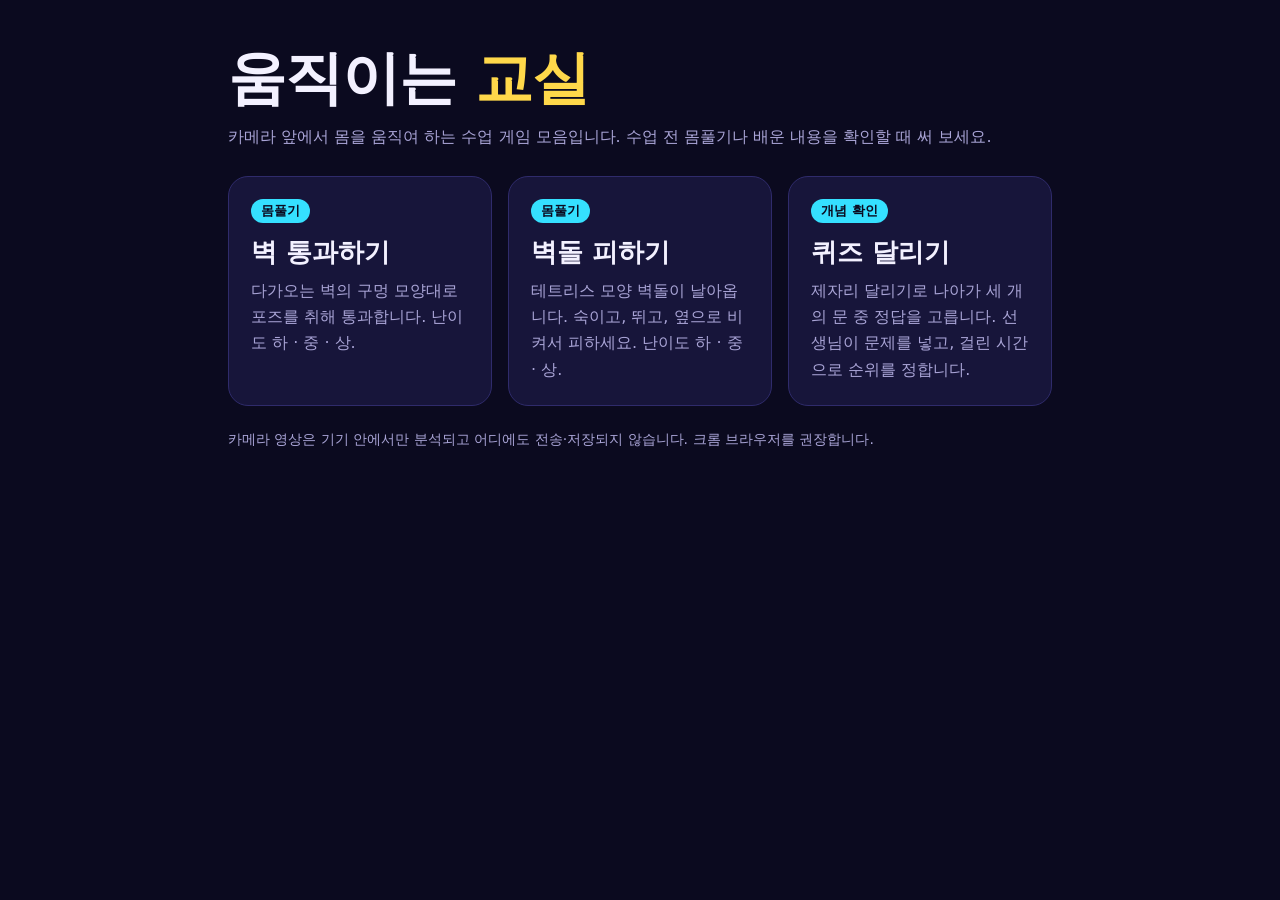
<file: play/index.html>
<!doctype html>
<html lang="ko">
<head>
<meta charset="utf-8">
<meta name="viewport" content="width=device-width, initial-scale=1, viewport-fit=cover">
<title>움직이는 교실</title>
<style>
  :root{ --bg:#0b0a1f; --panel:#17153a; --line:#2f2b6b; --text:#f3f1ff; --dim:#a9a4d6; --yellow:#ffd84a; --cyan:#35e0ff; }
  *{box-sizing:border-box}
  html,body{margin:0;min-height:100%;background:var(--bg);color:var(--text);
    font-family:"Pretendard","Noto Sans KR","Malgun Gothic",system-ui,sans-serif}
  main{max-width:860px;margin:0 auto;padding:32px 18px 60px}
  h1{font-size:clamp(34px,8vw,58px);margin:8px 0 6px;letter-spacing:-1px}
  h1 span{color:var(--yellow)}
  .sub{color:var(--dim);margin:0 0 26px;line-height:1.6}
  .grid{display:grid;grid-template-columns:repeat(auto-fit,minmax(260px,1fr));gap:16px}
  a.card{display:block;text-decoration:none;color:inherit;background:var(--panel);border:1px solid var(--line);
    border-radius:20px;padding:22px;transition:transform .15s,border-color .15s}
  a.card:hover{transform:translateY(-4px);border-color:var(--yellow)}
  .tag{display:inline-block;font-size:13px;font-weight:700;color:#0b0a1f;background:var(--cyan);border-radius:999px;padding:3px 10px}
  .card h2{font-size:26px;margin:12px 0 8px}
  .card p{margin:0;color:var(--dim);line-height:1.65}
  .note{color:var(--dim);font-size:14px;margin-top:22px;line-height:1.6}
</style>
</head>
<body>
<main>
  <h1>움직이는 <span>교실</span></h1>
  <p class="sub">카메라 앞에서 몸을 움직여 하는 수업 게임 모음입니다. 수업 전 몸풀기나 배운 내용을 확인할 때 써 보세요.</p>
  <div class="grid">
    <a class="card" href="wall.html">
      <span class="tag">몸풀기</span>
      <h2>벽 통과하기</h2>
      <p>다가오는 벽의 구멍 모양대로 포즈를 취해 통과합니다. 난이도 하 · 중 · 상.</p>
    </a>
    <a class="card" href="dodge.html">
      <span class="tag">몸풀기</span>
      <h2>벽돌 피하기</h2>
      <p>테트리스 모양 벽돌이 날아옵니다. 숙이고, 뛰고, 옆으로 비켜서 피하세요. 난이도 하 · 중 · 상.</p>
    </a>
    <a class="card" href="quiz-run.html">
      <span class="tag">개념 확인</span>
      <h2>퀴즈 달리기</h2>
      <p>제자리 달리기로 나아가 세 개의 문 중 정답을 고릅니다. 선생님이 문제를 넣고, 걸린 시간으로 순위를 정합니다.</p>
    </a>
  </div>
  <p class="note">카메라 영상은 기기 안에서만 분석되고 어디에도 전송·저장되지 않습니다. 크롬 브라우저를 권장합니다.</p>
</main>
</body>
</html>
</file>
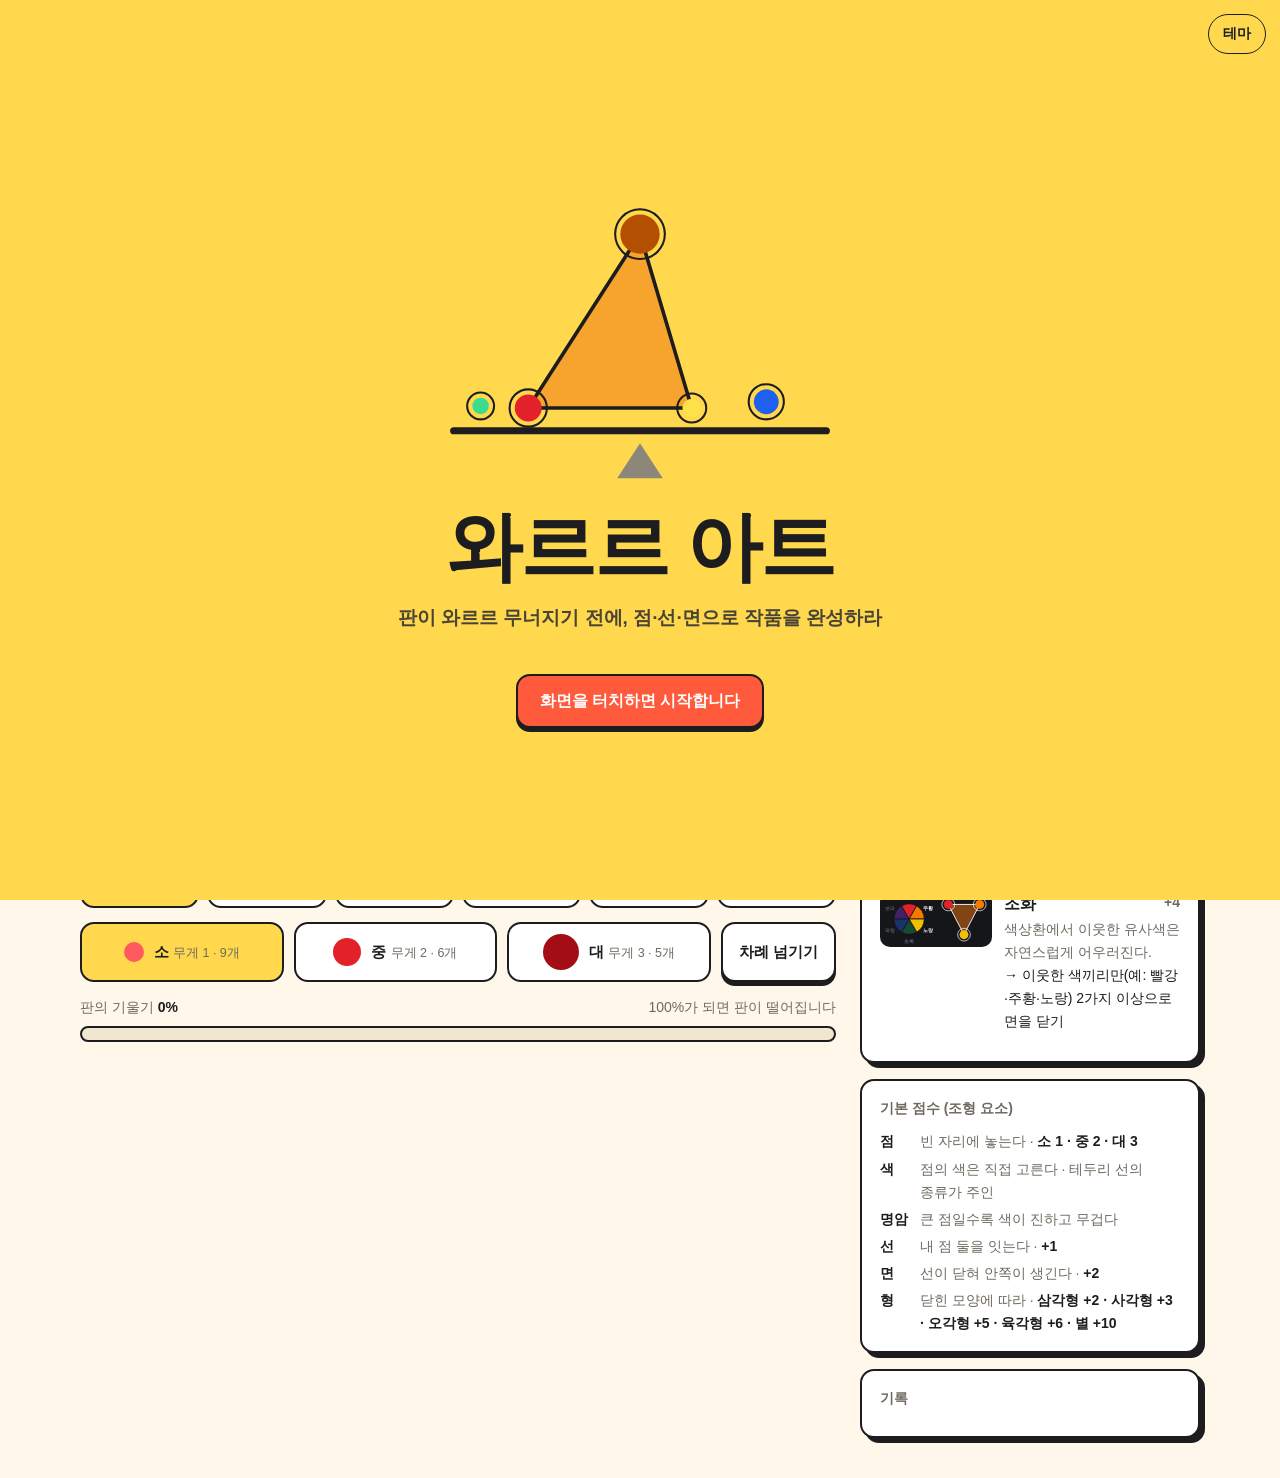
<file: waruru/index.html>
<!doctype html>
<html lang="ko" data-theme="a">
<head>
<meta charset="utf-8">
<meta name="viewport" content="width=device-width, initial-scale=1, viewport-fit=cover">
<title>와르르 아트</title>
<style>
  :root {
    color-scheme: light;
    --bg: #f3f1ec;
    --panel: #ffffff;
    --ink: #1c1c1e;
    --sub: #6b6a66;
    --line: #e2dfd7;
    --board: #15161a;
    --grid: #30333c;
    --lit: #ffffff;      /* 차례인 사람의 고리·선 */
    --dim: #7d808c;      /* 나머지 사람의 고리·선 */
    --spot: #474b58;     /* 판 위에 자리를 알려 주는 흐린 점 */
    --danger: #d93a3a;
    --ok: #2e9e6b;
    --r: 14px;
    --W: min(92vw, 70vh, 620px);
    --p0: #e5484d; --p1: #3b6fe0; --p2: #dd9a00; --p3: #2e9e6b;
  }
  * { box-sizing: border-box; }
  html, body { margin: 0; }
  body {
    background: var(--bg); color: var(--ink);
    font-family: -apple-system, "Apple SD Gothic Neo", "Pretendard", "Noto Sans KR", "Malgun Gothic", sans-serif;
    line-height: 1.65; word-break: keep-all; overflow-x: hidden;   /* 무너질 때 날아가는 조각 때문에 가로 스크롤이 생기지 않게 */
    -webkit-tap-highlight-color: transparent;
  }
  button { font: inherit; color: inherit; cursor: pointer; }
  h1, h2, h3, p { margin: 0; }

  header {
    display: flex; align-items: center; gap: 12px;
    padding: 14px 20px; max-width: 1160px; margin: 0 auto;
  }
  header h1 { font-size: 20px; letter-spacing: -0.02em; white-space: nowrap; }
  .netinfo { flex: 1; font-size: 13px; color: var(--sub); font-weight: 600; white-space: nowrap; overflow: hidden; text-overflow: ellipsis; }
  .turn .mine { font-style: normal; font-size: 13px; font-weight: 700; color: #fff; background: var(--ok); border-radius: 999px; padding: 2px 10px; }
  /* 온라인: 방 고르기와 대기실 */
  .stack { display: grid; gap: 10px; }
  .stack[hidden] { display: none; }
  .inp { min-height: 48px; border-radius: 12px; border: 2px solid var(--line); padding: 0 14px; font: inherit; font-size: 16px; background: var(--panel); color: var(--ink); width: 100%; }
  .inp:focus { outline: none; border-color: var(--ink); }
  .joinrow { display: grid; grid-template-columns: 1fr auto; gap: 8px; }
  .roomcode { font-size: 64px; font-weight: 900; letter-spacing: .12em; line-height: 1.1; text-align: center; font-variant-numeric: tabular-nums; }
  .peers { display: grid; gap: 6px; }
  .peers .score { background: var(--bg); border-radius: 10px; padding: 8px 12px; }
  .note { font-size: 14px; color: var(--sub); }
  .note.warn { color: var(--danger); font-weight: 600; }
  .divider { display: flex; align-items: center; gap: 10px; color: var(--sub); font-size: 13px; }
  .divider::before, .divider::after { content: ""; flex: 1; height: 1px; background: var(--line); }
  .btn {
    min-height: 44px; padding: 0 16px; border-radius: 999px;
    border: 1px solid var(--line); background: var(--panel); font-weight: 600; font-size: 15px;
  }
  .btn.primary { background: var(--ink); color: #fff; border-color: var(--ink); }
  .btn:active { transform: scale(.97); }
  .btn:disabled { opacity: .4; cursor: default; }

  main {
    max-width: 1160px; margin: 0 auto; padding: 0 20px 40px;
    display: grid; grid-template-columns: minmax(0, 1fr) 340px; gap: 24px; align-items: start;
  }
  @media (max-width: 920px) { main { grid-template-columns: 1fr; padding: 0 16px 32px; } }

  /* 차례 표시 */
  .turn { display: flex; align-items: center; gap: 10px; font-size: 17px; font-weight: 700; min-height: 32px; flex-wrap: wrap; }
  /* 사람 표시: 어두운 원 안에 그 사람의 빛 고리 */
  .chip { width: 34px; height: 34px; border-radius: 50%; background: var(--board); flex: none; position: relative; }
  .chip svg { position: absolute; inset: 2px; width: calc(100% - 4px); height: calc(100% - 4px); }
  .turn small { font-weight: 500; color: var(--sub); font-size: 14px; }
  .pips { display: inline-flex; gap: 5px; margin-left: 2px; }
  .pips i { width: 11px; height: 11px; border-radius: 50%; border: 2px solid var(--ink); }
  .pips i.on { background: var(--ink); }
  .hint { font-size: 14px; color: var(--sub); min-height: 23px; }

  /* 판 */
  .scene {
    height: calc(var(--W) * .97); perspective: 1200px;
    display: grid; place-items: center; position: relative;
  }
  .cam { width: var(--W); height: var(--W); transform: translateY(-6%) scale(.93) rotateX(34deg); transform-style: preserve-3d; position: relative;
    pointer-events: none; /* 판이 기울어 이 틀의 평면 아래로 내려간 부분도 눌리도록, 틀 자체는 클릭을 받지 않는다 */ }
  .board { pointer-events: auto; }
  .shadow {
    position: absolute; inset: 8%; border-radius: 50%;
    background: radial-gradient(closest-side, rgba(0,0,0,.22), rgba(0,0,0,0));
    transform: translateZ(-70px); pointer-events: none;
  }
  .pivot {
    position: absolute; left: 50%; top: 50%; width: 15%; height: 15%; margin: -7.5% 0 0 -7.5%;
    border-radius: 50%; background: #8d877a; transform: translateZ(-34px); pointer-events: none;
    box-shadow: 0 0 0 10px #a59f92, 0 0 0 22px rgba(140,134,120,.35);
  }
  .board {
    position: absolute; inset: 0; background: var(--board); border-radius: 18px;
    border: 1px solid #000; box-shadow: 0 7px 0 #000;
    transform-style: preserve-3d;
    transition: transform .7s cubic-bezier(.3, 1.5, .5, 1);
  }
  .board.danger { box-shadow: 0 7px 0 #000, 0 0 0 4px rgba(217,58,58,.7); }
  .board.falling { transition: transform 1.2s cubic-bezier(.5, 0, .9, .4); }
  .board svg { position: absolute; inset: 0; width: 100%; height: 100%; pointer-events: none; overflow: visible; }
  /* 누르는 자리: 점·그림보다 위(translateZ)에 두어 입체로 기울어도 항상 눌린다 */
  .pt {
    position: absolute; width: calc(100% / var(--n)); height: calc(100% / var(--n));
    transform: translate(-50%, -50%) translateZ(4px); background: none; border: 0; padding: 0;
    display: grid; place-items: center;
  }
  .pt::after {
    content: ""; grid-area: 1 / 1; width: var(--ghost); height: var(--ghost); border-radius: 50%;
    background: var(--ghostc); opacity: 0; transition: opacity .12s;
  }
  @media (hover: hover) { .pt.empty:hover::after { opacity: .4; } }
  /* 미리보기: 놓일 점을 진하게 보여 주고 흰 점선 고리가 깜빡인다 */
  .pt.ghost::after { opacity: .85; }
  .pt.ghost::before { border: 2px dashed var(--lit); animation: pulse .7s infinite alternate; }
  .pt::before { content: ""; grid-area: 1 / 1; width: 92%; height: 92%; border-radius: 50%; }
  .pt.sel::before { border: 3px solid var(--lit); box-shadow: 0 0 10px var(--lit); }
  .pt.tgt::before { border: 3px dashed var(--cur); animation: pulse 1s infinite alternate; }
  @keyframes pulse { to { transform: scale(.82); } }
  .dot {
    position: absolute; border-radius: 50%; background: var(--c);
    transform: translate(-50%, -50%) translateZ(2px);
    /* 공처럼 보이게: 왼쪽 위의 밝은 빛, 오른쪽 아래의 그늘, 바닥에 떨어진 그림자 */
    background-image: radial-gradient(circle at 34% 28%, rgba(255,255,255,.6), rgba(255,255,255,0) 44%),
                      radial-gradient(circle at 64% 78%, rgba(0,0,0,.32), rgba(0,0,0,0) 62%);
    box-shadow: 0 5px 7px rgba(0,0,0,.55);
    pointer-events: none;
    transition: transform 1.1s ease-in, opacity 1.1s ease-in;
  }
  /* 주인을 알려 주는 외곽선: 점에서 한 틈 띄운 고리. 색은 점의 것, 고리는 사람의 것 */
  .board .dot svg.ring {
    position: absolute; inset: auto; left: -9px; top: -9px;
    width: calc(100% + 18px); height: calc(100% + 18px); overflow: visible;
  }
  /* 판이 무너질 때: 화면이 흔들리고 큰 글씨가 튀어나온다 */
  .scene.quake { animation: quake .7s cubic-bezier(.3, .6, .4, 1); }
  /* 무너지는 동안에는 판 가운데 표시와 판 아래 받침·그림자를 감춘다 */
  .pivot, .shadow, .board svg .center { transition: opacity .25s; }
  .scene.quake .pivot, .scene.quake .shadow, .scene.quake .board svg .center { opacity: 0; }
  @keyframes quake {
    0%, 100% { transform: translate(0, 0); } 12% { transform: translate(-9px, 5px); } 26% { transform: translate(8px, -6px); }
    40% { transform: translate(-7px, -4px); } 55% { transform: translate(6px, 5px); } 72% { transform: translate(-4px, 2px); } 86% { transform: translate(3px, -2px); }
  }
  .crash {
    position: absolute; left: 50%; top: 42%; z-index: 6; pointer-events: none; white-space: nowrap;
    font-size: clamp(54px, 15vw, 120px); font-weight: 900; letter-spacing: -0.04em; color: #fff;
    -webkit-text-stroke: 3px var(--danger); text-shadow: 0 8px 0 rgba(0,0,0,.35);
    animation: crash 2.6s cubic-bezier(.2, 1.6, .4, 1) forwards;
  }
  @keyframes crash {
    0% { transform: translate(-50%, -50%) scale(.2) rotate(-14deg); opacity: 0; }
    14% { transform: translate(-50%, -50%) scale(1.15) rotate(-6deg); opacity: 1; }
    24%, 78% { transform: translate(-50%, -50%) scale(1) rotate(-6deg); opacity: 1; }
    100% { transform: translate(-50%, -30%) scale(1) rotate(-6deg); opacity: 0; }
  }
  @media (prefers-reduced-motion: reduce) { .scene.quake { animation: none; } }
  /* 이미 원리에 쓴 점: 가운데 흰 점 (다른 원리에 다시 쓸 수 없다) */
  .dot.used::after { content: ""; position: absolute; inset: 34%; border-radius: 50%; background: #fff; box-shadow: 0 0 0 1.5px rgba(0,0,0,.45); }
  .turn .final { font-style: normal; font-size: 13px; font-weight: 700; color: #fff; background: var(--danger); border-radius: 999px; padding: 2px 10px; }
  .dot.new { animation: drop .28s cubic-bezier(.3, 1.6, .5, 1); }
  @keyframes drop { from { transform: translate(-50%, -50%) translateZ(60px) scale(.6); opacity: 0; } }

  /* 점 고르기 + 기울기 */
  .controls { display: grid; gap: 14px; margin-top: 14px; position: relative; z-index: 2; }
  .hues { display: grid; grid-template-columns: repeat(6, 1fr); gap: 8px; }
  .hue {
    min-height: 48px; border-radius: var(--r); border: 2px solid var(--line); background: var(--panel);
    display: flex; align-items: center; justify-content: center; gap: 8px; font-weight: 600; font-size: 14px; padding: 0 4px;
  }
  .hue i { width: 22px; height: 22px; border-radius: 50%; flex: none; }
  .hue.on { border-color: var(--ink); }
  @media (max-width: 520px) { .hue span { display: none; } }
  .picker { display: grid; grid-template-columns: repeat(3, 1fr) auto; gap: 10px; }
  .size {
    min-height: 60px; border-radius: var(--r); border: 2px solid var(--line); background: var(--panel);
    display: flex; align-items: center; justify-content: center; gap: 10px; font-weight: 600; font-size: 15px;
  }
  .size i { border-radius: 50%; background: var(--cur); display: block; flex: none; }
  .size small { color: var(--sub); font-weight: 500; }
  .size.on { border-color: var(--ink); }
  .size:disabled { opacity: .35; cursor: default; }
  .picker .side { display: flex; gap: 10px; }
  .picker .btn { min-height: 60px; border-radius: var(--r); flex: 1; white-space: nowrap; }
  @media (max-width: 760px) { .picker { grid-template-columns: repeat(3, 1fr); } .picker .side { grid-column: 1 / -1; } .picker .btn { min-height: 44px; } }
  @media (max-width: 520px) { .size small { display: block; } }
  .pt.atk::before { border: 3px dashed #ff5a5a; box-shadow: 0 0 10px #ff5a5a; animation: pulse 1s infinite alternate; }
  .gauge { display: grid; gap: 6px; }
  .gauge .row { display: flex; justify-content: space-between; font-size: 14px; color: var(--sub); }
  .gauge b { color: var(--ink); }
  .bar { height: 12px; border-radius: 999px; background: #e6e2d8; overflow: hidden; }
  .bar span { display: block; height: 100%; border-radius: 999px; background: var(--ok); transition: width .5s, background .5s; }

  /* 옆 패널 */
  aside { display: grid; gap: 16px; position: relative; z-index: 4; }   /* 맵 장식이 옆으로 넘쳐도 원리·점수 창 아래로 깔리게 */
  .card { background: var(--panel); border: 1px solid var(--line); border-radius: var(--r); padding: 16px 18px; }
  .card h2 { font-size: 14px; color: var(--sub); font-weight: 600; margin-bottom: 10px; display: flex; justify-content: space-between; }
  .score { display: flex; align-items: center; gap: 10px; padding: 7px 0; font-size: 16px; }
  .score .name { flex: 1; font-weight: 600; }
  .score .left { color: var(--sub); font-size: 13px; }
  .score .pts { font-weight: 800; font-size: 20px; min-width: 40px; text-align: right; font-variant-numeric: tabular-nums; }
  .score.now { margin: 0 -10px; padding: 7px 10px; background: #f3f1ec; border-radius: 10px; }
  .score.outp { opacity: .45; }
  .princ { padding: 12px 0; border-top: 1px solid var(--line); display: grid; grid-template-columns: 112px 1fr; gap: 12px; align-items: start; }
  .illus { display: block; width: 100%; height: auto; border-radius: 10px; }
  #introCards .princ { grid-template-columns: 220px 1fr; gap: 18px; padding: 16px 0; }
  #introCards .princ h3 { font-size: 20px; }
  #introCards .princ p { font-size: 15px; }
  @media (max-width: 560px) { #introCards .princ { grid-template-columns: 1fr; } }
  .sheet.wide { width: min(640px, 100%); }
  .link { background: none; border: 0; padding: 0; min-height: 24px; color: var(--sub); font-size: 13px; font-weight: 600; text-decoration: underline; }
  /* 판 위의 원리 표식: 그림 + 이름 + 점수. 누르면 크게 보기 */
  .badges { display: grid; grid-template-columns: repeat(auto-fit, minmax(118px, 1fr)); gap: 8px; margin: 6px 0 2px; }
  .badge {
    display: flex; align-items: center; gap: 8px; min-height: 48px; padding: 5px 10px 5px 5px; text-align: left;
    background: var(--panel); border: 1px solid var(--line); border-radius: 12px; font-size: 14px; font-weight: 700; line-height: 1.3;
  }
  .badge .illus { width: 68px; flex: none; border-radius: 8px; }
  .badge small { display: block; color: var(--sub); font-weight: 600; font-size: 12px; }
  .badge.hit { animation: hit 1.2s; }
  .badge.done { border: 2px solid var(--ok); }
  .badge.done small { color: var(--ok); }
  /* 점수판의 완성 표시 (원리 개수만큼의 동그라미) */
  .got { display: inline-flex; gap: 4px; }
  .got i { width: 12px; height: 12px; border-radius: 50%; border: 2px solid #b9b5aa; }
  .got i.on { background: var(--ok); border-color: var(--ok); }
  @media (max-width: 520px) { .badge { flex-direction: column; align-items: stretch; padding: 5px; text-align: center; } .badge .illus { width: 100%; } }
  /* ── 휴대폰 ── 판을 화면 폭에 가깝게 키우고 덜 눕혀서 누르기 쉽게, 원리 표식은 한 줄 4칸으로 작게 */
  body { touch-action: manipulation; }                       /* 두 번 눌러도 화면이 확대되지 않게 */
  .board, .btn, .size, .hue, .badge, .seg button { -webkit-user-select: none; user-select: none; }
  @media (max-width: 600px) {
    :root { --W: min(92vw, 60vh); }
    header { padding: 10px 12px; gap: 8px; }
    header .btn, [data-theme] header .btn { min-height: 40px; padding: 0 9px; font-size: 13px; }
    header h1, [data-theme] header h1 { font-size: 18px; white-space: nowrap; }
    main { padding: 0 8px 28px; gap: 16px; }
    .turn { font-size: 16px; gap: 8px; }
    .hint { font-size: 13px; min-height: 0; }
    .scene { height: calc(var(--W) * .98); }
    .cam { transform: translateY(-2%) scale(.97) rotateX(22deg); }
    .badges { grid-template-columns: repeat(4, 1fr); gap: 6px; margin: 4px 0 0; }
    .badge { flex-direction: column; align-items: stretch; gap: 2px; padding: 4px; min-height: 0; text-align: center; font-size: 12px; line-height: 1.25; }
    .badge .illus { width: 100%; border-radius: 6px; }
    .badge small { display: none; }
    .badge.done span::before { content: "✓ "; color: var(--ok); }
    .controls { gap: 10px; margin-top: 8px; }
    .hues { gap: 6px; } .hue { min-height: 44px; }
    .picker { gap: 8px; } .size { min-height: 54px; gap: 6px; font-size: 14px; }
    .sheet { padding: 22px 18px; gap: 16px; border-radius: 18px; }
    .sheet h2 { font-size: 24px; }
    .overlay { padding: 12px; }
    .tut { padding: 12px; } .tut p { font-size: 14px; }
  }
  /* 튜토리얼 안내 상자 */
  .tut { background: var(--panel); border: 2px solid var(--ink); border-radius: var(--r); padding: 14px 16px; display: grid; gap: 10px; margin: 8px 0 4px; }
  .tut[hidden] { display: none; }
  .tut-head { display: flex; justify-content: space-between; align-items: center; font-size: 13px; color: var(--sub); font-weight: 600; }
  .tut-body { display: flex; gap: 14px; align-items: flex-start; }
  .tut-body .pic { width: 170px; flex: none; }
  .tut h3 { font-size: 18px; letter-spacing: -0.01em; }
  .tut h3 em { font-style: normal; color: var(--ok); font-size: 14px; margin-left: 8px; }
  .tut p { font-size: 15px; }
  @media (max-width: 520px) { .tut-body { flex-direction: column; } }
  .pt.no { cursor: not-allowed; }
  .princ:first-of-type { border-top: 0; padding-top: 0; }
  .princ h3 { font-size: 16px; display: flex; justify-content: space-between; }
  .princ h3 span { color: var(--sub); font-weight: 600; font-size: 14px; }
  .princ p { font-size: 14px; color: var(--sub); }
  .princ .how { color: var(--ink); }
  .princ.hit { animation: hit 1.2s; }
  @keyframes hit { 0%, 60% { background: #fff3c4; box-shadow: 0 0 0 8px #fff3c4; } }
  .base { font-size: 14px; color: var(--sub); display: grid; grid-template-columns: auto 1fr; gap: 4px 12px; }
  .base b { color: var(--ink); }
  .base em { font-style: normal; color: var(--ink); font-weight: 600; }
  .log { font-size: 14px; color: var(--sub); max-height: 170px; overflow: auto; display: grid; gap: 4px; }
  .log b { color: var(--ink); }

  /* 점수 알림 */
  .toast {
    position: absolute; left: 50%; top: 4px; transform: translateX(-50%);
    background: rgba(28,28,30,.94); color: #fff; border-radius: 14px; padding: 8px 16px;
    font-size: 15px; z-index: 5; pointer-events: none; text-align: center; max-width: 92%;
    animation: toast 2.4s forwards;
  }
  .toast b { font-size: 19px; }
  .toast .p { color: #ffd95a; display: block; font-size: 14px; }
  @keyframes toast { 0% { opacity: 0; margin-top: 8px; } 8%, 85% { opacity: 1; margin-top: 0; } 100% { opacity: 0; } }

  /* 겹침 창 */
  /* 첫 화면 */
  .titlescreen {
    position: fixed; inset: 0; z-index: 40; background: #15161a; color: #fff; cursor: pointer;
    display: grid; place-content: center; justify-items: center; gap: 14px; padding: 24px; text-align: center;
  }
  .titlescreen[hidden] { display: none; }
  .title-art { width: min(78vw, 46vh, 420px); animation: rock 4.5s ease-in-out infinite alternate; transform-origin: 50% 82%; }
  .title-art svg { display: block; width: 100%; height: auto; overflow: visible; }
  @keyframes rock { from { transform: rotate(-5deg); } to { transform: rotate(5deg); } }
  .titlescreen h1 { font-size: clamp(40px, 11vw, 76px); letter-spacing: -0.03em; line-height: 1.1; margin-top: 8px; }
  .title-sub { color: #b9bcc8; font-size: clamp(15px, 4vw, 19px); }
  .title-go { margin-top: 26px; font-size: 16px; font-weight: 700; color: #fff; animation: blink 1.4s ease-in-out infinite alternate; }
  @keyframes blink { from { opacity: 1; } to { opacity: .25; } }
  @media (prefers-reduced-motion: reduce) { .title-art, .title-go { animation: none; } }

  .title-art { color: #fff; }

  /* ════════ 테마 ════════
     html[data-theme="…"] 로 갈아입힌다. 새 테마(예: 화가 컨셉)를 더하려면
     ① 여기에 [data-theme="새이름"] 규칙 묶음을 하나 더 쓰고 ② 스크립트의 THEMES 목록에 한 줄을 더하면 된다. */
  /* A · 아틀리에 — 밝은 종이 위에 굵은 먹선, 눌리는 느낌의 두툼한 버튼 (Duolingo의 버튼 턱 + neal.fun의 굵은 테두리) */
  html[data-theme="a"] { --bg: #fff8ea; --panel: #ffffff; --ink: #1d1d1f; --sub: #6f6a60; --line: #1d1d1f; --r: 14px; }
  [data-theme="a"] .btn { border: 2px solid var(--ink); border-radius: 14px; box-shadow: 0 4px 0 var(--ink); font-weight: 800; min-height: 48px; transition: transform .08s, box-shadow .08s; }
  [data-theme="a"] .btn:active { transform: translateY(3px); box-shadow: 0 1px 0 var(--ink); }
  [data-theme="a"] .btn:disabled { box-shadow: 0 4px 0 var(--ink); }
  [data-theme="a"] .btn.primary { background: #ff5a3c; color: #fff; border-color: var(--ink); }
  [data-theme="a"] .card, [data-theme="a"] .sheet, [data-theme="a"] .tut { border: 2px solid var(--ink); box-shadow: 5px 5px 0 var(--ink); }
  [data-theme="a"] .badge, [data-theme="a"] .size, [data-theme="a"] .hue, [data-theme="a"] .seg button, [data-theme="a"] .inp { border: 2px solid var(--ink); }
  [data-theme="a"] .size.on, [data-theme="a"] .hue.on, [data-theme="a"] .seg button.on, [data-theme="a"] .score.now { background: #ffd84d; }
  [data-theme="a"] .badge.done { background: #c9f5d6; border-color: var(--ink); }
  [data-theme="a"] .bar { background: #f1e6cf; border: 2px solid var(--ink); height: 16px; }
  [data-theme="a"] .board { border: 3px solid var(--ink); box-shadow: 0 10px 0 var(--ink); border-radius: 20px; }
  [data-theme="a"] .overlay { background: rgba(255, 248, 234, .95); }
  [data-theme="a"] .fixed { background: #fff3d1; border: 2px dashed var(--ink); }
  [data-theme="a"] header h1 { font-size: 24px; font-weight: 900; }
  [data-theme="a"] .sheet h2 { font-weight: 900; }
  [data-theme="a"] .titlescreen { background: #ffd84d; color: var(--ink); }
  [data-theme="a"] .title-art { color: var(--ink); }
  [data-theme="a"] .titlescreen h1 { font-weight: 900; }
  [data-theme="a"] .title-sub { color: #4a4436; font-weight: 600; }
  [data-theme="a"] .title-go { color: #fff; background: #ff5a3c; border: 2px solid var(--ink); border-radius: 14px; box-shadow: 0 4px 0 var(--ink); padding: 12px 22px; animation: none; }

  /* B · 밤의 전시장 — 화면 전체가 어둡고 판이 조명받은 무대처럼, 강조색은 산호색 하나 (Apple Arcade의 어두운 무대 + 알약 버튼) */
  html[data-theme="b"] { color-scheme: dark; --bg: #0c0d10; --panel: #191b20; --ink: #f5f5f7; --sub: #9a9da8; --line: #2b2e36; --board: #1e2129; --ok: #3ccf8e; }
  [data-theme="b"] .btn { background: #23262d; border-color: #2f333c; }
  [data-theme="b"] .btn.primary { background: #ff5b4d; border-color: #ff5b4d; color: #fff; }
  [data-theme="b"] .card, [data-theme="b"] .badge, [data-theme="b"] .sheet { border: 0; }
  [data-theme="b"] .size, [data-theme="b"] .hue, [data-theme="b"] .seg button, [data-theme="b"] .inp { background: #191b20; border-color: #2b2e36; }
  [data-theme="b"] .size.on, [data-theme="b"] .hue.on, [data-theme="b"] .seg button.on { border-color: #f5f5f7; background: #262931; }
  [data-theme="b"] .score.now, [data-theme="b"] .bar, [data-theme="b"] .fixed, [data-theme="b"] .peers .score { background: #262931; }
  /* 어두운 바탕에 판이 묻히지 않게: 판을 한 단계 밝게, 가장자리에 밝은 테두리, 둘레에 조명 */
  [data-theme="b"] .board { border: 1.5px solid #4a4f5c; box-shadow: 0 8px 0 #050506, 0 0 90px 10px rgba(255, 236, 200, .13); }
  [data-theme="b"] .chip { box-shadow: 0 0 0 1.5px #4a4f5c; }
  [data-theme="b"] .illus { box-shadow: 0 0 0 1px #33363f; }
  [data-theme="b"] .overlay { background: rgba(8, 9, 11, .88); }
  [data-theme="b"] .sheet { box-shadow: 0 24px 80px rgba(0, 0, 0, .6); }
  [data-theme="b"] .toast { background: rgba(245, 245, 247, .97); color: #111; }
  [data-theme="b"] .toast .p { color: #b45309; }
  [data-theme="b"] .princ.hit, [data-theme="b"] .badge.hit { animation-name: hitDark; }
  @keyframes hitDark { 0%, 60% { background: #4a3d12; box-shadow: 0 0 0 8px #4a3d12; } }
  [data-theme="b"] .pivot { background: #3a3d46; box-shadow: 0 0 0 10px #2b2e36, 0 0 0 22px rgba(60, 64, 74, .35); }
  [data-theme="b"] .titlescreen { background: radial-gradient(circle at 50% 36%, #2c2440 0, #0e0f12 62%); }
  [data-theme="b"] .title-go { color: #ff8b80; }

  /* 판 바로 위의 띠와 지우기 버튼: 지우기를 얻으면 튀어나오고, 쓸 수 있는 동안 계속 두근거린다 */
  .boardbar { display: flex; justify-content: space-between; align-items: center; min-height: 52px; margin-top: 6px; position: relative; z-index: 3; }
  .erasefab {
    display: flex; align-items: center; gap: 10px; min-height: 48px; padding: 4px 16px 4px 12px; border-radius: 999px;
    border: 2px solid #1d1d1f; background: #ff5a3c; color: #fff; font-weight: 800; font-size: 16px; text-align: left; line-height: 1.2;
    box-shadow: 0 4px 0 rgba(0, 0, 0, .4); margin-left: auto;
    animation: fabpop .5s cubic-bezier(.3, 1.7, .5, 1), fabpulse .7s .5s ease-in-out infinite alternate;
  }
  .erasefab[hidden] { display: none; }
  .erasefab small { display: block; font-weight: 600; font-size: 12px; opacity: .95; }
  .erasefab i { width: 26px; height: 16px; border-radius: 4px; background: #fff; box-shadow: inset -9px 0 0 #ffc2b6; transform: rotate(-24deg); flex: none; }   /* 지우개 그림 */
  .erasefab.on { background: #1d1d1f; animation: none; }
  @keyframes fabpop { from { transform: scale(.2); opacity: 0; } }
  @keyframes fabpulse { to { transform: scale(1.05); box-shadow: 0 4px 0 rgba(0, 0, 0, .4), 0 0 0 6px rgba(255, 90, 60, .28); } }
  /* 지우는 효과: 지우개가 문지르고 지나가면 점이 흐려지며 지우개 가루가 흩어진다 */
  .erasefx { position: absolute; width: 0; height: 0; transform: translateZ(8px); pointer-events: none; }
  .erasefx u { position: absolute; border-radius: 50%; animation: fxfade .45s ease-in forwards; }
  .erasefx b { position: absolute; left: -20px; top: -13px; width: 40px; height: 24px; border-radius: 6px; background: #fff;
               box-shadow: inset -13px 0 0 #ff9d8c, 0 3px 0 rgba(0, 0, 0, .35); animation: fxrub .6s ease-in-out forwards; }
  .erasefx i { position: absolute; left: -4px; top: -4px; width: 8px; height: 8px; border-radius: 50%; opacity: 0; animation: fxcrumb .7s .15s ease-out forwards; }
  @keyframes fxfade { 60% { opacity: .35; transform: scale(.9); } 100% { opacity: 0; transform: scale(.4); } }
  @keyframes fxrub {
    0% { transform: translate(-18px, -12px) rotate(-22deg); opacity: 0; } 12% { opacity: 1; }
    30% { transform: translate(15px, 7px) rotate(-22deg); } 50% { transform: translate(-13px, 5px) rotate(-22deg); }
    70% { transform: translate(13px, -5px) rotate(-22deg); opacity: 1; } 100% { transform: translate(4px, -34px) rotate(-22deg); opacity: 0; }
  }
  @keyframes fxcrumb { 0% { opacity: 1; transform: translate(0, 0); } 100% { opacity: 0; transform: translate(var(--dx), var(--dy)) scale(.4); } }
  @media (prefers-reduced-motion: reduce) { .erasefab { animation: none; } }
  @media (max-width: 600px) { .boardbar { min-height: 46px; margin-top: 2px; } .erasefab { min-height: 42px; font-size: 14px; padding: 3px 12px 3px 10px; } .erasefab small { font-size: 11px; } }

  /* 판의 옆면(절벽). 판 아래쪽 가장자리에 매달아 90도 접어 내린 조각이라, 판이 기울면 함께 움직인다. 섬 테마에서만 보인다 */
  .cliff { display: none; }

  /* C · 떠 있는 섬 — 평면 벡터 일러스트의 원리로 만든 테마
     ① 그러데이션 대신 2~3단계의 납작한 색면  ② 윗면은 밝게, 옆면은 중간, 아래는 어둡게(두께가 보이게)
     ③ 따뜻한 흙빛 주인공 + 차가운 하늘빛 배경(보색에 가까운 대비)  ④ 그림자는 검정이 아니라 보랏빛  ⑤ 둥글고 불규칙한 윤곽 */
  html[data-theme^="m-"] {
    --bg: #9cc7b6; --panel: #fff6e2; --ink: #3b1f47; --sub: #7b5d6c; --line: #3b1f47; --r: 16px;
    --board: #f8e2b4; --lit: #3b1f47; --dim: rgba(59, 31, 71, .32); --spot: rgba(150, 84, 44, .5);
    --ok: #2f8f5b; --danger: #d2452d;
  }
  [data-theme^="m-"] body {
    background-color: #9cc7b6; background-attachment: fixed;
    background-image:
      radial-gradient(70px 26px at 10% 16%, #f6efd9 97%, transparent 100%), radial-gradient(44px 24px at 13% 13.5%, #f6efd9 97%, transparent 100%),
      radial-gradient(90px 30px at 88% 30%, #f6efd9 97%, transparent 100%), radial-gradient(52px 28px at 84% 27%, #f6efd9 97%, transparent 100%),
      radial-gradient(60px 22px at 22% 82%, #efe6c8 97%, transparent 100%), radial-gradient(80px 26px at 76% 90%, #efe6c8 97%, transparent 100%),
      linear-gradient(#8fc3b6 0%, #b7cba3 55%, #dccb8e 100%);
  }
  [data-theme^="m-"] .btn { background: #ffc85e; border: 2px solid var(--ink); border-radius: 14px; box-shadow: 0 4px 0 #a1532d; font-weight: 800; min-height: 48px; transition: transform .08s, box-shadow .08s; }
  [data-theme^="m-"] .btn:active { transform: translateY(3px); box-shadow: 0 1px 0 #a1532d; }
  [data-theme^="m-"] .btn:disabled { box-shadow: 0 4px 0 #a1532d; }
  [data-theme^="m-"] .btn.primary { background: #e4572e; color: #fff; box-shadow: 0 4px 0 #8f2f1b; }
  [data-theme^="m-"] .card, [data-theme^="m-"] .sheet, [data-theme^="m-"] .tut { border: 2px solid var(--ink); box-shadow: 0 7px 0 #b9623a; border-radius: 18px; }
  [data-theme^="m-"] .badge, [data-theme^="m-"] .size, [data-theme^="m-"] .hue, [data-theme^="m-"] .seg button, [data-theme^="m-"] .inp { border: 2px solid var(--ink); background: var(--panel); }
  [data-theme^="m-"] .size.on, [data-theme^="m-"] .hue.on, [data-theme^="m-"] .seg button.on, [data-theme^="m-"] .score.now { background: #ffd27a; }
  [data-theme^="m-"] .badge.done { background: #c7ecc9; border-color: var(--ink); }
  [data-theme^="m-"] .bar { background: #ecdcb4; border: 2px solid var(--ink); height: 16px; }
  [data-theme^="m-"] .fixed, [data-theme^="m-"] .peers .score { background: #ffeac0; }
  [data-theme^="m-"] .overlay { background: rgba(140, 190, 176, .93); }
  [data-theme^="m-"] .toast { background: rgba(59, 31, 71, .95); }
  [data-theme^="m-"] header h1, [data-theme^="m-"] .sheet h2 { font-weight: 900; }
  [data-theme^="m-"] .hint, [data-theme^="m-"] .turn small, [data-theme^="m-"] .gauge .row, [data-theme^="m-"] .netinfo { color: #4f3a56; }
  /* 판 = 섬의 윗면: 밝은 모래색에 조금 더 밝은 길 얼룩, 가장자리는 흙빛 */
  [data-theme^="m-"] .board {
    background-color: var(--board); border: 3px solid #d48a3a; border-radius: 30px; box-shadow: none;
    background-image: radial-gradient(34% 16% at 28% 26%, #fdf0d0 97%, transparent 100%), radial-gradient(40% 18% at 66% 62%, #fdf0d0 97%, transparent 100%), radial-gradient(22% 10% at 30% 82%, #fdf0d0 97%, transparent 100%);
  }
  [data-theme^="m-"] .board.danger { box-shadow: 0 0 0 5px rgba(210, 69, 45, .75); }
  /* 섬의 옆면: 위에서부터 흙빛 → 붉은 흙 → 보랏빛 그늘의 세 띠, 아래쪽은 들쭉날쭉한 바위 */
  [data-theme^="m-"] .cliff {
    display: block; position: absolute; left: 4%; right: 4%; top: calc(100% - 2px); height: 34%; pointer-events: none;
    transform-origin: top center; transform: rotateX(-90deg);
    background: linear-gradient(#d48a3a 0 9%, #b9623a 9% 30%, #8a4660 30% 58%, #5a3160 58% 100%);
    clip-path: polygon(0 0, 100% 0, 98% 30%, 94% 46%, 90% 34%, 84% 62%, 78% 48%, 71% 80%, 64% 58%, 56% 92%, 49% 66%, 42% 100%, 35% 70%, 28% 86%, 21% 54%, 14% 70%, 8% 42%, 3% 52%);
  }
  [data-theme^="m-"] .scene { margin-bottom: calc(var(--W) * .11); }   /* 절벽이 아래 버튼에 가리지 않게 자리를 둔다 */
  [data-theme^="m-"] .pivot { display: none; }
  [data-theme^="m-"] .shadow { background: radial-gradient(closest-side, rgba(59, 31, 71, .28), rgba(59, 31, 71, 0)); transform: translateZ(-150px); }
  [data-theme^="m-"] .dot { box-shadow: 0 5px 0 rgba(120, 60, 40, .38); background-image: radial-gradient(circle at 34% 28%, rgba(255, 255, 255, .5), rgba(255, 255, 255, 0) 40%); }
  [data-theme^="m-"] .dot.used::after { background: var(--ink); box-shadow: 0 0 0 1.5px #fff; }
  [data-theme^="m-"] .crash { color: #fff6e2; -webkit-text-stroke: 3px var(--ink); text-shadow: 0 8px 0 #b9623a; }
  [data-theme^="m-"] .titlescreen { color: var(--ink); background-color: #9cc7b6;
    background-image:
      radial-gradient(110px 38px at 16% 20%, #f6efd9 97%, transparent 100%), radial-gradient(66px 36px at 21% 16.5%, #f6efd9 97%, transparent 100%),
      radial-gradient(130px 42px at 82% 70%, #f6efd9 97%, transparent 100%), radial-gradient(76px 40px at 77% 66%, #f6efd9 97%, transparent 100%),
      radial-gradient(80px 28px at 78% 14%, #efe6c8 97%, transparent 100%),
      linear-gradient(#8fc3b6 0%, #b7cba3 55%, #dccb8e 100%); }
  [data-theme^="m-"] .title-art { color: var(--ink); }
  [data-theme^="m-"] .titlescreen h1 { font-weight: 900; text-shadow: 0 5px 0 #f8e2b4; }
  [data-theme^="m-"] .title-sub { color: #4f3a56; font-weight: 600; }
  [data-theme^="m-"] .title-go { color: #fff; background: #e4572e; border: 2px solid var(--ink); border-radius: 14px; box-shadow: 0 4px 0 #8f2f1b; padding: 12px 22px; animation: none; }

  /* ── 맵별 색감: 위의 공통 틀(m-…)에 색만 갈아 끼운다. 사막(m-desert)은 공통 틀의 색 그대로 ── */
  /* 얼음 바다 — 프리드리히 「얼음 바다」: 창백한 푸른빛과 흰 얼음, 차갑고 고요한 하늘 */
  html[data-theme="m-ice"] { --bg: #b4d0df; --panel: #f4fbff; --ink: #1f3347; --sub: #55708a; --line: #1f3347; --board: #edf7fc; --lit: #1f3347; --dim: rgba(31, 51, 71, .3); --spot: rgba(60, 110, 150, .5); }
  [data-theme="m-ice"] body { background-color: #b4d0df; background-image: radial-gradient(90px 26px at 14% 12%, #eef6fa 97%, transparent 100%), radial-gradient(120px 30px at 82% 20%, #eef6fa 97%, transparent 100%), linear-gradient(#93b6cb 0%, #c9dde8 55%, #e9f1f4 100%); }
  [data-theme="m-ice"] .btn { background: #cfe8f5; box-shadow: 0 4px 0 #5b86a6; }
  [data-theme="m-ice"] .btn:active { box-shadow: 0 1px 0 #5b86a6; } [data-theme="m-ice"] .btn:disabled { box-shadow: 0 4px 0 #5b86a6; }
  [data-theme="m-ice"] .btn.primary { background: #2f7fb8; box-shadow: 0 4px 0 #1e557e; }
  [data-theme="m-ice"] .card, [data-theme="m-ice"] .sheet, [data-theme="m-ice"] .tut { box-shadow: 0 7px 0 #7fa9c4; }
  [data-theme="m-ice"] .size.on, [data-theme="m-ice"] .hue.on, [data-theme="m-ice"] .seg button.on, [data-theme="m-ice"] .score.now { background: #bfe3f7; }
  [data-theme="m-ice"] .bar { background: #d5e6ef; } [data-theme="m-ice"] .fixed, [data-theme="m-ice"] .peers .score { background: #dceef7; }
  [data-theme="m-ice"] .overlay { background: rgba(170, 203, 221, .93); }
  [data-theme="m-ice"] .hint, [data-theme="m-ice"] .turn small, [data-theme="m-ice"] .gauge .row, [data-theme="m-ice"] .netinfo { color: #33506a; }
  [data-theme="m-ice"] .board { border-color: #9cc4dc; background-image: linear-gradient(115deg, transparent 0 22%, #fff 22% 27%, transparent 27% 58%, #fff 58% 61%, transparent 61%), linear-gradient(70deg, transparent 0 70%, #d7ecf5 70% 76%, transparent 76%); }
  [data-theme="m-ice"] .cliff { background: linear-gradient(#cfe8f5 0 9%, #8fb8d2 9% 30%, #5f8fb0 30% 58%, #3c6a8c 58% 100%); }
  [data-theme="m-ice"] .dot { box-shadow: 0 5px 0 rgba(40, 80, 110, .32); }
  [data-theme="m-ice"] .crash { text-shadow: 0 8px 0 #5f8fb0; }
  /* 폭풍 — 터너 「눈보라」: 잿빛과 누런 빛이 소용돌이치는 어두운 하늘 */
  html[data-theme="m-storm"] { --bg: #565d67; --panel: #f1ead8; --ink: #22262d; --sub: #5b5f66; --line: #22262d; --board: #ddd5bf; --lit: #22262d; --dim: rgba(34, 38, 45, .3); --spot: rgba(70, 66, 56, .5); }
  [data-theme="m-storm"] body { background-color: #565d67; background-image: radial-gradient(circle at 50% 38%, #e9dcae 0, #bdb18d 16%, #7a7d82 44%, #3d424b 100%); }
  [data-theme="m-storm"] .btn { background: #e3c66c; box-shadow: 0 4px 0 #7a6426; }
  [data-theme="m-storm"] .btn:active { box-shadow: 0 1px 0 #7a6426; } [data-theme="m-storm"] .btn:disabled { box-shadow: 0 4px 0 #7a6426; }
  [data-theme="m-storm"] .btn.primary { background: #b5472a; box-shadow: 0 4px 0 #6f2715; }
  [data-theme="m-storm"] .card, [data-theme="m-storm"] .sheet, [data-theme="m-storm"] .tut { box-shadow: 0 7px 0 #2d3138; }
  [data-theme="m-storm"] .size.on, [data-theme="m-storm"] .hue.on, [data-theme="m-storm"] .seg button.on, [data-theme="m-storm"] .score.now { background: #ecd98e; }
  [data-theme="m-storm"] .bar { background: #cfc7b0; } [data-theme="m-storm"] .fixed, [data-theme="m-storm"] .peers .score { background: #e6dcc0; }
  [data-theme="m-storm"] .overlay { background: rgba(70, 76, 86, .92); }
  [data-theme="m-storm"] header h1, [data-theme="m-storm"] .turn, [data-theme="m-storm"] .hint, [data-theme="m-storm"] .turn small, [data-theme="m-storm"] .gauge .row, [data-theme="m-storm"] .gauge b, [data-theme="m-storm"] .netinfo, [data-theme="m-storm"] .mapinfo { color: #f4ecd6; }
  [data-theme="m-storm"] .pips i { border-color: #f4ecd6; } [data-theme="m-storm"] .pips i.on { background: #f4ecd6; }
  [data-theme="m-storm"] .board { border-color: #8c8368; background-image: radial-gradient(60% 40% at 50% 45%, #efe6c8 0, transparent 70%); }
  [data-theme="m-storm"] .cliff { background: linear-gradient(#a59a78 0 9%, #6f6a5c 9% 30%, #4a4c54 30% 58%, #2f3238 58% 100%); }
  [data-theme="m-storm"] .dot { box-shadow: 0 5px 0 rgba(40, 40, 40, .4); }
  [data-theme="m-storm"] .crash { text-shadow: 0 8px 0 #2d3138; }
  /* 씨름판 — 김홍도 「씨름」: 한지 바탕, 먹선, 옅은 담채. 판 가운데에 둥근 모래판 */
  html[data-theme="m-ssireum"] { --bg: #e9d8b3; --panel: #f8eed6; --ink: #2b2622; --sub: #6d6253; --line: #2b2622; --board: #f3e6c4; --lit: #2b2622; --dim: rgba(43, 38, 34, .3); --spot: rgba(110, 90, 60, .5); --danger: #9c3b2a; }
  [data-theme="m-ssireum"] body { background-color: #e9d8b3; background-image: repeating-linear-gradient(92deg, rgba(120, 95, 55, .05) 0 2px, transparent 2px 9px), repeating-linear-gradient(3deg, rgba(120, 95, 55, .04) 0 1px, transparent 1px 13px); }
  [data-theme="m-ssireum"] .btn { background: #f8eed6; box-shadow: 0 4px 0 #2b2622; }
  [data-theme="m-ssireum"] .btn:active { box-shadow: 0 1px 0 #2b2622; } [data-theme="m-ssireum"] .btn:disabled { box-shadow: 0 4px 0 #2b2622; }
  [data-theme="m-ssireum"] .btn.primary { background: #9c3b2a; box-shadow: 0 4px 0 #5e2218; }
  [data-theme="m-ssireum"] .card, [data-theme="m-ssireum"] .sheet, [data-theme="m-ssireum"] .tut { box-shadow: 5px 6px 0 #2b2622; border-radius: 8px; }
  [data-theme="m-ssireum"] .size.on, [data-theme="m-ssireum"] .hue.on, [data-theme="m-ssireum"] .seg button.on, [data-theme="m-ssireum"] .score.now { background: #e6cb92; }
  [data-theme="m-ssireum"] .bar { background: #ddcaa0; } [data-theme="m-ssireum"] .fixed, [data-theme="m-ssireum"] .peers .score { background: #efdfb9; }
  [data-theme="m-ssireum"] .overlay { background: rgba(225, 206, 164, .94); }
  [data-theme="m-ssireum"] .hint, [data-theme="m-ssireum"] .turn small, [data-theme="m-ssireum"] .gauge .row, [data-theme="m-ssireum"] .netinfo { color: #5a4f41; }
  [data-theme="m-ssireum"] .board { border-color: #2b2622; border-radius: 14px; background-image: radial-gradient(circle at 50% 50%, #f7ecc9 0 43%, #cdb27a 43% 44.5%, transparent 44.5%); }
  [data-theme="m-ssireum"] .cliff { background: linear-gradient(#c9b384 0 9%, #a8905f 9% 30%, #7b6845 30% 58%, #55472f 58% 100%); }
  [data-theme="m-ssireum"] .dot { box-shadow: 0 5px 0 rgba(60, 45, 25, .35); }
  [data-theme="m-ssireum"] .crash { text-shadow: 0 8px 0 #7b6845; }

  /* 판 바깥 장식: 판 뒤에 깔리는 그림 한 장 (맵마다 다르다). 누르는 데 방해되지 않게 클릭을 받지 않는다 */
  .decor { position: absolute; left: 50%; top: 50%; width: min(118%, 980px); transform: translate(-50%, -50%); pointer-events: none; z-index: 0; }
  .decor svg { display: block; width: 100%; height: auto; overflow: visible; }
  .cam { z-index: 1; }
  @media (max-width: 600px) { .decor { width: 128%; opacity: .9; } }
  /* 판 위 띠 왼쪽의 맵 효과 안내 */
  .mapinfo { font-size: 13px; font-weight: 700; color: var(--ink); line-height: 1.35; padding-right: 10px; }
  .mapinfo small { display: block; font-weight: 500; color: inherit; opacity: .8; }
  /* 돌풍·밀어내기로 움직인 점: 원래 있던 쪽에서 미끄러져 들어온다 */
  .dot.blown { animation: blown .55s cubic-bezier(.2, .9, .3, 1); }
  @keyframes blown { from { transform: translate(calc(-50% + var(--bx)), calc(-50% + var(--by))) translateZ(2px); } }
  /* 맵 고르기 카드 */
  .mapgrid { display: grid; grid-template-columns: 1fr 1fr; gap: 8px; }
  .mapcard { display: grid; gap: 4px; text-align: left; padding: 8px 10px 10px; border-radius: 12px; border: 2px solid var(--line); background: var(--panel); color: var(--ink); }
  .mapcard.on { outline: 3px solid var(--ok); outline-offset: 1px; }
  .mapcard .sw { display: grid; grid-template-columns: repeat(4, 1fr); height: 22px; border-radius: 6px; overflow: hidden; border: 1px solid rgba(0, 0, 0, .3); }
  .mapcard b { font-size: 15px; } .mapcard small { font-size: 12px; color: var(--sub); line-height: 1.35; }
  @media (max-width: 420px) { .mapgrid { grid-template-columns: 1fr; } }

  /* 테마 고르기 창: 테마마다 색 견본과 이름이 있는 카드 */
  .themes { display: grid; gap: 12px; }
  .themecard { display: grid; grid-template-columns: auto 1fr; gap: 14px; align-items: center; text-align: left; padding: 12px; border-radius: 14px; border: 2px solid var(--line); background: var(--panel); color: var(--ink); }
  .themecard.on { outline: 3px solid var(--ok); outline-offset: 2px; }
  .themecard .sw { display: grid; grid-template-columns: repeat(2, 26px); grid-auto-rows: 26px; border-radius: 10px; overflow: hidden; border: 1px solid rgba(0, 0, 0, .25); }
  .themecard b { display: block; font-size: 17px; }
  .themecard small { color: var(--sub); font-size: 14px; }
  .title-theme { position: absolute; right: 14px; top: 14px; min-height: 40px; padding: 0 14px; border-radius: 999px; border: 1.5px solid currentColor; background: none; color: inherit; font-weight: 700; font-size: 14px; }

  .overlay {
    position: fixed; inset: 0; background: rgba(243,241,236,.92); z-index: 20;
    display: grid; place-items: center; padding: 20px; overflow: auto;
  }
  .overlay[hidden] { display: none; }
  .sheet {
    background: var(--panel); border: 1px solid var(--line); border-radius: 22px;
    padding: 30px; width: min(540px, 100%); display: grid; gap: 20px;
  }
  .sheet h2 { font-size: 28px; letter-spacing: -0.02em; line-height: 1.25; }
  .sheet p { color: var(--sub); }
  .field { display: grid; gap: 8px; }
  .field > span { font-size: 14px; color: var(--sub); font-weight: 600; }
  .seg { display: grid; grid-auto-flow: column; grid-auto-columns: 1fr; gap: 8px; }
  .seg button { min-height: 48px; border-radius: 12px; border: 2px solid var(--line); background: var(--panel); font-weight: 600; }
  .seg button.on { border-color: var(--ink); }
  .seg button small { display: block; font-weight: 500; color: var(--sub); font-size: 12px; }
  .fixed { margin: 0; padding: 14px 18px 14px 34px; background: var(--bg); border-radius: 12px; font-size: 14px; color: var(--sub); display: grid; gap: 4px; }
  .rules { display: grid; gap: 10px; font-size: 15px; color: var(--ink); padding: 0; margin: 0; list-style: none; }
  .rules b { display: inline-block; min-width: 3.2em; }
  .rank { display: grid; gap: 6px; }
  .rank .score { font-size: 18px; }
  .acts { display: flex; gap: 10px; flex-wrap: wrap; }
  .acts .btn { flex: 1; }

  @media (prefers-reduced-motion: reduce) {
    .board, .dot, .bar span { transition-duration: .01s; }
    .dot.new, .pt.tgt::before { animation: none; }
  }
</style>
</head>
<body>

<header>
  <h1 id="gameName"></h1>
  <span class="netinfo" id="netInfo"></span>
  <button class="btn" id="btnHome">처음</button>
  <button class="btn" id="btnRules">규칙</button>
  <button class="btn" id="btnNew">새 게임</button>
</header>

<main>
  <section>
    <div class="turn" id="turn"></div>
    <div class="hint" id="hint"></div>
    <div class="badges" id="badges"></div>
    <div class="tut" id="tut" hidden></div>
    <!-- 판 바로 위의 띠: 오른쪽에 지우기 버튼이 나타난다 (왼쪽은 나중에 맵 효과 예보 자리) -->
    <div class="boardbar"><span class="mapinfo" id="mapInfo"></span><button class="erasefab" id="btnErase" hidden></button></div>
    <div class="scene" id="scene">
      <div class="decor" id="decor"></div>
      <div class="cam">
        <div class="shadow"></div>
        <div class="pivot"></div>
        <div class="board" id="board"></div>
      </div>
    </div>
    <div class="controls">
      <div class="hues" id="hues"></div>
      <div class="picker" id="picker"></div>
      <div class="gauge">
        <div class="row"><span>판의 기울기 <b id="riskTxt">0%</b></span><span>100%가 되면 판이 떨어집니다</span></div>
        <div class="bar"><span id="riskBar" style="width:0"></span></div>
      </div>
    </div>
  </section>

  <aside>
    <div class="card"><h2><span>점수</span><span id="round"></span></h2><div id="scores"></div></div>
    <div class="card"><h2><span>이번 판의 조형 원리</span><button class="link" id="btnIntro">크게 보기</button></h2><div id="cards"></div></div>
    <div class="card">
      <h2>기본 점수 (조형 요소)</h2>
      <div class="base">
        <b>점</b><span>빈 자리에 놓는다 · <em>소 1 · 중 2 · 대 3</em></span>
        <b>색</b><span>점의 색은 직접 고른다 · 테두리 선의 종류가 주인</span>
        <b>명암</b><span>큰 점일수록 색이 진하고 무겁다</span>
        <b>선</b><span>내 점 둘을 잇는다 · <em>+1</em></span>
        <b>면</b><span>선이 닫혀 안쪽이 생긴다 · <em>+2</em></span>
        <b>형</b><span id="shapeList"></span>
      </div>
    </div>
    <div class="card"><h2>기록</h2><div class="log" id="log"></div></div>
  </aside>
</main>

<!-- 시작 화면 -->
<!-- 게임 중에 나가려 할 때 묻는 창 -->
<div class="overlay" id="ask" hidden style="z-index:55">
  <div class="sheet">
    <div><h2>나갈까요?</h2><p id="askMsg"></p></div>
    <div class="acts">
      <button class="btn primary" id="btnAskNo">계속하기</button>
      <button class="btn" id="btnAskYes">나가기</button>
    </div>
  </div>
</div>

<!-- 테마 고르기 -->
<div class="overlay" id="themes" hidden style="z-index:50">
  <div class="sheet">
    <div><h2>테마</h2><p>화면의 분위기를 고릅니다. 이 기기에만 적용되고, 규칙은 달라지지 않습니다.</p></div>
    <div class="themes" id="themeList"></div>
    <button class="btn primary" id="btnThemesClose">닫기</button>
  </div>
</div>

<!-- 첫 화면: 아무 곳이나 누르면 시작 화면으로 넘어간다 -->
<div class="titlescreen" id="title" role="button" tabindex="0" aria-label="게임 시작">
  <button class="title-theme" id="btnThemeTitle">테마</button>
  <div class="title-art" id="titleArt"></div>
  <h1 id="titleName"></h1>
  <p class="title-sub">판이 와르르 무너지기 전에, 점·선·면으로 작품을 완성하라</p>
  <p class="title-go">화면을 터치하면 시작합니다</p>
</div>

<!-- 어떻게 할지 고르기: 한 기기로 / 방 만들기 / 방 참가 -->
<div class="overlay" id="mode" hidden>
  <div class="sheet">
    <div><h2>어떻게 할까요?</h2><p>한 기기를 돌려 가며 하거나, 방을 만들어 각자 기기로 함께 할 수 있습니다.</p></div>
    <button class="btn primary" id="btnLocal">한 기기로 함께 하기</button>
    <div class="divider">각자 기기로</div>
    <div class="field"><span>내 별명 (비워 두면 선 이름으로 불립니다)</span>
      <input class="inp" id="nick" maxlength="8" placeholder="예: 3모둠 민트" autocomplete="off"></div>
    <button class="btn" id="btnCreate">방 만들기</button>
    <div class="joinrow">
      <input class="inp" id="joinCode" maxlength="4" inputmode="numeric" placeholder="방 번호 4자리" autocomplete="off">
      <button class="btn" id="btnJoin">방 참가</button>
    </div>
    <p class="note" id="modeNote"></p>
    <button class="link" id="btnModeHome">← 처음 화면으로</button>
  </div>
</div>

<!-- 대기실 -->
<div class="overlay" id="lobby" hidden>
  <div class="sheet">
    <div><p>방 번호</p><div class="roomcode" id="roomCode">----</div><p class="note" id="lobbyNote"></p></div>
    <div class="peers" id="peerList"></div>
    <div id="lobbyHost" class="stack" hidden>
      <div class="field"><span>판 크기</span>
        <div class="seg" data-key="size"><button data-v="9">9 × 9<small>작은 판</small></button><button data-v="11" class="on">11 × 11<small>보통</small></button><button data-v="13">13 × 13<small>넓은 판</small></button></div>
      </div>
      <div class="field"><span>맵</span><div class="mapgrid" data-maps></div></div>
    </div>
    <div class="acts">
      <button class="btn primary" id="btnLobbyStart" hidden>게임 시작</button>
      <button class="btn" id="btnLobbyLeave">방 나가기</button>
    </div>
  </div>
</div>

<div class="overlay" id="setup" hidden>
  <div class="sheet">
    <div>
      <h2>점을 놓고, 선으로 잇고,<br>면과 형을 만드세요</h2>
      <p>이번 판의 조형 원리를 모두 완성하면 우승입니다. 판의 균형이 무너지지 않게, 한 기기를 돌려 가며 합니다.</p>
    </div>
    <div class="field"><span>인원</span>
      <div class="seg" data-key="n"><button data-v="2">2명</button><button data-v="3">3명</button><button data-v="4" class="on">4명</button></div>
    </div>
    <div class="field"><span>판 크기</span>
      <div class="seg" data-key="size"><button data-v="9">9 × 9<small>작은 판</small></button><button data-v="11" class="on">11 × 11<small>보통</small></button><button data-v="13">13 × 13<small>넓은 판</small></button></div>
    </div>
    <div class="field"><span>맵 (맵마다 모습과 효과가 다릅니다)</span>
      <div class="mapgrid" data-maps></div>
    </div>
    <div class="field"><span>컴퓨터 상대 (위 인원에 포함 · 혼자 하려면 2명에 컴퓨터 1명)</span>
      <div class="seg" data-key="ai"><button data-v="0" class="on">없음</button><button data-v="1">1명</button><button data-v="2">2명</button><button data-v="3">3명</button></div>
    </div>
    <div class="field"><span>컴퓨터 실력</span>
      <div class="seg" data-key="level"><button data-v="easy">쉬움</button><button data-v="mid" class="on">보통</button><button data-v="hard">어려움</button></div>
    </div>
    <ul class="fixed">
      <li>한 차례에 행동 3번 (점 놓기 또는 선 긋기)</li>
      <li>조형 원리 4가지를 모두 완성하면 우승</li>
      <li>원리를 하나 완성할 때마다 상대의 소 점 1개 지우기</li>
      <li>판을 떨어뜨리면 그 사람이 패배</li>
    </ul>
    <div class="acts">
      <button class="btn primary" id="btnStart">시작하기</button>
      <button class="btn" id="btnTut">처음이라면 튜토리얼</button>
    </div>
    <button class="link" id="btnBackMode">← 방식 다시 고르기 (각자 기기로 하려면)</button>
  </div>
</div>

<!-- 이번 판의 조형 원리 안내 (시작 직후, 그리고 '크게 보기') -->
<div class="overlay" id="intro" hidden>
  <div class="sheet wide">
    <div>
      <h2>이번 판의 조형 원리</h2>
      <p>여기 나온 원리를 모두 완성하면 우승입니다(같은 바퀴에 여럿이면 점수로). 원리마다 새 점으로 따로 만들어야 합니다. 게임 중에는 판 위의 표식을 눌러 다시 볼 수 있습니다.</p>
    </div>
    <div id="introCards"></div>
    <p id="introStart"></p>
    <button class="btn primary" id="btnIntroClose">확인했어요</button>
  </div>
</div>

<!-- 규칙 -->
<div class="overlay" id="rules" hidden>
  <div class="sheet">
    <h2>규칙</h2>
    <ul class="rules">
      <li><b>순서</b> 첫 판은 먼저 둘 사람을 추첨으로 정하고, ‘같은 설정으로 다시’를 누르면 다음 사람부터 시작합니다. 여러 판을 하면 모두가 각 순서를 돌아가며 맡게 됩니다.</li>
      <li><b>차례</b> 한 차례에 행동을 3번 합니다. 행동은 ‘점 놓기’ 또는 ‘선 긋기’ 중에서 고릅니다. 4명일 때는 마지막 순서인 사람만 첫 차례에 2번 합니다(뒤에 두는 사람이 유리한 것을 맞추는 보정).</li>
      <li><b>점</b> 빈 자리를 누르면 고른 크기의 점이 놓입니다. 큰 점일수록 무겁고, 가운데에서 멀수록 판을 더 기울입니다.</li>
      <li><b>선</b> 내 점을 누른 뒤 다른 내 점을 누르면 선이 그어집니다. 선은 4칸까지, 다른 점을 지나가거나 남의 선을 가로지를 수 없습니다. (내 선끼리는 겹쳐도 됩니다.)</li>
      <li><b>면·형</b> 선이 닫히면 면이 되고, 그 모양에 따라 삼각형·사각형·오각형·육각형·별이 됩니다. 별은 점 5개를 하나씩 건너뛰며 한붓그리기로 이으면 됩니다. 면의 안쪽과 선 위에는 누구도 점을 놓을 수 없습니다.</li>
      <li><b>색</b> 점의 색은 놓을 때마다 6가지 중에서 고릅니다. 누구의 점·선인지는 흰 고리와 선의 종류(직선·물결선·지그재그선·점선)로 구분합니다. 차례인 사람의 것만 밝게 보입니다. 큰 점일수록 색이 진합니다(어두운 색은 무거워 보입니다).</li>
      <li><b>색 관계</b> 색상환 순서는 빨강·주황·노랑·초록·파랑·보라입니다. 이웃한 색은 유사색, 마주 보는 색(빨강↔초록, 주황↔파랑, 노랑↔보라)은 보색입니다. 면은 꼭짓점 색을 섞은 색으로 칠해집니다.</li>
      <li><b>우승</b> 이번 판에 공개된 조형 원리 4가지를 모두 완성하면 우승입니다. 누군가 완성하면 그 바퀴 끝까지 두고 끝나며(3명 판에서 마지막 순서인 사람이 끝내면, 첫 순서인 사람이 행동 1번을 더 합니다), 같은 바퀴에 여럿이 완성하면 점수가 높은 사람이 이깁니다. 점수까지 같으면 먼저 완성한 사람이 우승입니다.</li>
      <li><b>원리 인정</b> 한 번의 행동으로는 원리 하나만 인정됩니다. 원리에 쓴 점은 가운데에 흰 점이 생기고, 다른 원리에 다시 쓸 수 없습니다.</li>
      <li><b>지우기</b> 원리를 하나 완성할 때마다 지우기 1회를 얻고, 바로 쓸 수 있습니다. 점이 지워진 사람은 자기 다음 차례가 올 때까지 ‘보호 중’이 되어 다시 지워지지 않습니다. 내 차례에 ‘지우기’를 누르고 상대의 소 점을 누르면 그 점과 이어진 선·면이 사라지고, 점은 주인 손으로 돌아갑니다. 원리에 이미 쓴 점(가운데 흰 점)과 중·대 점은 지울 수 없습니다. 지워서 판이 떨어지면 지운 사람 책임입니다. 지우기는 행동 횟수를 쓰지 않습니다.</li>
      <li><b>끝</b> 판을 떨어뜨리면 그 사람이 패배하고 판이 끝납니다. 아무도 모두 완성하지 못한 채 점을 다 놓았거나 정해진 바퀴가 끝나면, 완성한 원리가 많은 사람이 이기고 같으면 점수로 정합니다.</li>
    </ul>
    <button class="btn primary" id="btnRulesClose">닫기</button>
  </div>
</div>

<!-- 결과 -->
<div class="overlay" id="result" hidden>
  <div class="sheet">
    <div><h2 id="resTitle"></h2><p id="resSub"></p></div>
    <div class="rank" id="resRank"></div>
    <div class="acts">
      <button class="btn primary" id="btnAgain">같은 설정으로 다시</button>
      <button class="btn" id="btnSetup">설정 바꾸기</button>
    </div>
  </div>
</div>

<script>
'use strict';

// ───────── 바꾸기 쉬운 값 모음 ─────────
// hue: 6색상환에서의 자리(빨강0 주황1 노랑2 초록3 파랑4 보라5). 3칸 차이 = 보색, 1칸 차이 = 유사색
// tones: 점 크기(무게) 1·2·3의 색. 무거울수록 진하다(명도가 낮다)
// 누구의 점·선인지는 '빛나는 외곽선' 색(color)으로 구분한다. 점 안쪽 색은 놓는 사람이 고른다.
// 사람은 '선의 종류'로 구분한다: 점 둘레의 흰 고리와 긋는 선이 그 종류로 그려진다
const PLAYERS = [
  { name: '직선',       bs: 'straight' },
  { name: '물결선',     bs: 'wavy' },
  { name: '지그재그선', bs: 'zigzag' },
  { name: '점선',       bs: 'dotted' },
];
const LIT = 'var(--lit)', DIM = 'var(--dim)';   // 실제 색은 테마가 정한다 (어두운 판에서는 흰색, 밝은 판에서는 짙은 색)
// (예전 값) '#ffffff', '#7d808c'   // 차례인 사람의 고리·선은 밝게, 나머지는 흐리게

// 점 둘레의 고리 (점·사람 표시가 함께 쓴다)
function ringSvg(bs, col) {
  const R = .8, f = v => v.toFixed(3);
  const poly = (n, rad) => 'M' + Array.from({ length: n }, (_, i) => { const t = i / n * 2 * Math.PI, r = rad(i, t); return `${f(r * Math.cos(t))} ${f(r * Math.sin(t))}`; }).join('L') + 'Z';
  let body;
  if (bs === 'dotted') {
    body = Array.from({ length: 10 }, (_, i) => { const t = i / 10 * 2 * Math.PI; return `<circle cx="${f(R * Math.cos(t))}" cy="${f(R * Math.sin(t))}" r=".105" style="fill:${col}"/>`; }).join('');
  } else {
    const d = bs === 'wavy'   ? poly(144, (i, t) => R + .085 * Math.sin(12 * t))   // 잔물결: 촘촘하고 낮게
            : bs === 'zigzag' ? poly(20, i => R + (i % 2 ? -.15 : .15))              // 톱니: 빽빽하고 뾰족하게
            : poly(48, () => R);
    body = `<path d="${d}" fill="none" style="stroke:${col}" stroke-width="2.6" stroke-linejoin="round" vector-effect="non-scaling-stroke"/>`;
  }
  return `<svg class="ring" viewBox="-1 -1 2 2">${body}</svg>`;
}

// 두 점을 잇는 선 (판 SVG 안, 단위는 칸)
function lineSvg(bs, a, b, col, halo) {
  const dx = b[0] - a[0], dy = b[1] - a[1], len = Math.hypot(dx, dy), nx = -dy / len, ny = dx / len;
  const P = (t, off) => `${(a[0] + dx * t + nx * off).toFixed(3)} ${(a[1] + dy * t + ny * off).toFixed(3)}`;
  let pts = [P(0, 0), P(1, 0)], attr = 'stroke-width=".1"';
  if (bs === 'wavy') {
    const n = Math.max(2, Math.round(len / .3)), steps = n * 12;          // 잔물결: 한 칸에 세 번쯤
    pts = Array.from({ length: steps + 1 }, (_, i) => P(i / steps, .065 * Math.sin(2 * Math.PI * n * i / steps)));
    attr = 'stroke-width=".08"';
  } else if (bs === 'zigzag') {
    const n = Math.max(3, Math.round(len / .2));                          // 톱니: 빽빽하고 뾰족하게
    pts = [P(0, 0), ...Array.from({ length: n }, (_, i) => P((i + .5) / n, i % 2 ? -.1 : .1)), P(1, 0)];
    attr = 'stroke-width=".05" stroke-linejoin="miter"';
  } else if (bs === 'dotted') {
    attr = 'stroke-width=".17" stroke-dasharray="0 .3"';
  }
  const straight = `M${P(0, 0)}L${P(1, 0)}`;
  return (halo ? `<path class="mark" d="${straight}" style="stroke:${col}" stroke-width=".34" stroke-linecap="round" opacity=".13"/>` : '')
    + `<path class="mark" d="M${pts.join('L')}" fill="none" style="stroke:${col}" stroke-linecap="round" ${attr.includes('linejoin') ? '' : 'stroke-linejoin="round"'} ${attr}/>`;
}
// 고를 수 있는 색: 6색상환 순서(3칸 차이 = 보색, 이웃 = 유사색)
// tones: 점 크기(무게) 1·2·3의 색. 무거울수록 진하다(명도가 낮다)
const HUES = [
  { name: '빨강', tones: { 1: '#ff5a60', 2: '#e3212a', 3: '#a30d16' } },
  { name: '주황', tones: { 1: '#ffa341', 2: '#f57a00', 3: '#b24f00' } },
  { name: '노랑', tones: { 1: '#ffe14a', 2: '#f2bf00', 3: '#ad8400' } },
  { name: '초록', tones: { 1: '#3ddc8c', 2: '#12a558', 3: '#0a6d39' } },
  { name: '파랑', tones: { 1: '#5c96ff', 2: '#1f61ee', 3: '#1741ad' } },
  { name: '보라', tones: { 1: '#b672ff', 2: '#8733dd', 3: '#5a1ea3' } },
];
const dotColor = c => HUES[c.h].tones[c.w];
// 여러 색을 섞은 색(면을 칠할 때 쓴다). 보색끼리 섞이면 회색에 가까워진다
function mixHues(hs) {
  const rgb = [0, 0, 0];
  hs.forEach(h => { const v = parseInt(HUES[h].tones[2].slice(1), 16); rgb[0] += v >> 16; rgb[1] += (v >> 8) & 255; rgb[2] += v & 255; });
  return `rgb(${rgb.map(v => Math.round(v / hs.length)).join(',')})`;
}
// 조형 원리 예시 그림 (카드·안내 화면·튜토리얼이 함께 쓴다). 색 카드에는 색상환이 함께 나온다
function illus(id) {
  const f = v => v.toFixed(1);
  const dot = (x, y, w, h) => { const r = [0, 5, 8, 11][w];
    return `<circle cx="${x}" cy="${y}" r="${r + 3.4}" fill="none" stroke="#fff" stroke-width="1.2"/><circle cx="${x}" cy="${y}" r="${r}" fill="${HUES[h].tones[w]}"/>`; };
  const tri = (hs, ws, ox) => { const p = [[ox, 24], [ox + 56, 24], [ox + 28, 78]];
    return `<polygon points="${p.map(q => q.join(',')).join(' ')}" fill="${mixHues(hs)}" fill-opacity=".5" stroke="#fff" stroke-width="1.6"/>` + p.map((q, i) => dot(q[0], q[1], ws[i], hs[i])).join(''); };
  const wheel = on => { const cx = 52, cy = 50, r = 27; let s = '';
    HUES.forEach((h, i) => {
      const a0 = (-120 + i * 60) * Math.PI / 180, a1 = a0 + Math.PI / 3, am = (a0 + a1) / 2, lit = on.includes(i);
      s += `<path d="M${cx} ${cy}L${f(cx + r * Math.cos(a0))} ${f(cy + r * Math.sin(a0))}A${r} ${r} 0 0 1 ${f(cx + r * Math.cos(a1))} ${f(cy + r * Math.sin(a1))}Z" fill="${h.tones[2]}" opacity="${lit ? 1 : .38}" stroke="#15161a" stroke-width="1.5"/>`
        + `<text x="${f(cx + (r + 12) * Math.cos(am))}" y="${f(cy + (r + 12) * Math.sin(am) + 3)}" text-anchor="middle" font-size="8.5" font-weight="${lit ? 700 : 400}" fill="${lit ? '#fff' : '#8f93a0'}">${h.name}</text>`;
    });
    return s; };
  const body = {
    repeat:   () => '<path d="M60 50H140" stroke="#fff" stroke-width="1.6"/>' + dot(60, 50, 2, 4) + dot(100, 50, 2, 4) + dot(140, 50, 2, 4),
    grad:     () => '<path d="M56 50H148" stroke="#fff" stroke-width="1.6"/>' + dot(56, 50, 1, 4) + dot(100, 50, 2, 4) + dot(148, 50, 3, 4),
    contrast: () => tri([0, 0, 0], [3, 1, 1], 72),
    emph:     () => dot(100, 50, 3, 1) + dot(70, 50, 1, 1) + dot(130, 50, 1, 1) + dot(100, 21, 1, 1) + dot(100, 79, 1, 1),
    balance:  () => '<path d="M58 26L142 74M142 26L58 74" stroke="#8f93a0" stroke-width="1" stroke-dasharray="3 3"/><circle cx="100" cy="50" r="4" fill="none" stroke="#8d877a" stroke-width="1.5"/>'
                  + dot(58, 26, 2, 3) + dot(142, 74, 2, 3) + dot(142, 26, 1, 3) + dot(58, 74, 1, 3),
    variety:  () => tri([4, 4, 4], [1, 2, 3], 72),
    unity:    () => wheel([0]) + tri([0, 0, 0], [2, 2, 2], 122),
    analog:   () => wheel([0, 1, 2]) + tri([0, 1, 2], [2, 2, 2], 122),
    comp:     () => wheel([0, 3]) + '<path d="M52 30V70" stroke="#fff" stroke-width="1.4" stroke-dasharray="3 2"/>' + tri([0, 3, 0], [2, 2, 2], 122),
  }[id]();
  // 그림 속 흰 선·어두운 바탕도 테마 색을 따르게 바꾼다
  const themed = body.replaceAll('stroke="#fff"', 'style="stroke:var(--lit)"').replaceAll('fill="#fff"', 'style="fill:var(--lit)"')
    .replaceAll('fill="#8f93a0"', 'style="fill:var(--dim)"').replaceAll('stroke="#8f93a0"', 'style="stroke:var(--dim)"').replaceAll('stroke="#15161a"', 'style="stroke:var(--board)"');
  return `<svg class="illus" viewBox="0 0 200 100" role="img"><rect width="200" height="100" rx="10" style="fill:var(--board)"/>${themed}</svg>`;
}

// 튜토리얼 단계. done(e): 방금 한 행동 e로 이 단계를 해냈는지 / info: 읽기만 하는 단계
const TUT = [
  { t: '점 놓기', b: '판의 빈 자리를 눌러 점을 하나 놓아 보세요. 점은 가장 작은 조형 요소입니다. 놓으면 크기만큼 점수를 얻습니다(소 1 · 중 2 · 대 3). 휴대폰에서는 한 번 누르면 미리보기가 뜨고, 같은 자리를 한 번 더 누르면 놓입니다.',
    done: e => e.type === 'dot' },
  { t: '크기와 무게', b: '아래에서 <b>대</b>를 고르고 판의 가장자리 쪽에 놓아 보세요. 큰 점은 색이 진하고 무거워서, 판이 그쪽으로 기웁니다.',
    done: e => e.type === 'dot' && e.w === 3 },
  { t: '균형 잡기', b: '아래 <b>판의 기울기</b> 막대를 보세요. 100%가 되면 판이 떨어지고, 떨어뜨린 사람이 집니다. 반대편에 점을 놓아 기울기를 줄여 보세요.',
    done: e => e.type === 'dot' && e.after < e.before },
  { t: '색 고르기', b: '점의 색은 놓을 때마다 고릅니다. 빨강이 아닌 <b>다른 색</b>을 골라 점을 놓아 보세요. 누구의 점인지는 색이 아니라 점 둘레 고리의 선 종류(직선·물결선·지그재그선·점선)로 구분합니다.',
    done: e => e.type === 'dot' && e.h !== 0 },
  { t: '선 긋기', b: '내 점을 누른 다음, 점선 고리가 뜬 다른 내 점을 누르면 선이 그어집니다(+1). 선은 4칸까지 이을 수 있고, 다른 점을 지나갈 수 없습니다. 가까운 두 점을 이어 보세요. 가까운 점이 없으면 점을 더 놓으세요.',
    done: e => e.type === 'line' },
  { t: '면과 형', b: '점 세 개를 선으로 이어 닫아 보세요. 선이 닫히면 <b>면</b>(+2)이 되고, 모양에 따라 <b>형</b> 점수를 받습니다(삼각형 +2 · 사각형 +3 · 오각형 +5 · 별 +10).',
    done: e => e.type === 'line' && e.shape },
  { t: '놓을 수 없는 자리', b: '면의 안쪽과 선 위에는 누구도 점을 놓을 수 없습니다. 남의 선을 가로질러 선을 그을 수도 없습니다. 그래서 좋은 자리를 먼저 차지하고, 면을 넓게 만들어 상대가 놓을 자리를 줄이는 것이 중요합니다.',
    info: true },
  { t: '조형 원리 ① 반복', illus: 'repeat', b: '실제 게임에서는 판마다 조형 원리 4가지가 공개되고, <b>모두 완성한 사람이 우승</b>합니다. 먼저 <b>반복</b>입니다. 같은 크기의 점 3개를 같은 간격으로 한 줄에 놓고, 이웃한 점끼리 선으로 이어 보세요.',
    done: e => e.cards.includes('repeat') },
  { t: '조형 원리 ② 조화', illus: 'analog', b: '색상환에서 이웃한 색은 자연스럽게 어울립니다. <b>빨강·주황·노랑</b>처럼 이웃한 색의 점 3개를 놓고, 선으로 이어 면을 닫아 보세요. 면은 꼭짓점 색이 섞인 색으로 칠해집니다.',
    done: e => e.cards.includes('analog') },
  { t: '준비 끝!', b: '실제 게임에서는 한 차례에 행동(점 놓기 또는 선 긋기)을 정해진 횟수만큼 하고 다음 사람에게 넘깁니다. 공개된 조형 원리를 모두 완성하면 우승, 판을 떨어뜨리면 패배입니다. 원리에 쓴 점은 다른 원리에 다시 쓸 수 없으니, 원리마다 새 점으로 따로 만들어야 합니다.',
    info: true, last: true },
];

const SIZE_NAME = { 1: '소', 2: '중', 3: '대' };
const DOT_RATIO = { 1: .34, 2: .48, 3: .62 };  // 한 칸 대비 점 지름
const PIECES = { 9: [6, 4, 4], 11: [7, 5, 4], 13: [8, 6, 4] };  // 판 크기별 한 사람의 소·중·대 개수
const MAX_ANGLE = 15;                            // 떨어지기 직전의 기울기(도)
const LIMIT_PER_RADIUS = 8;                     // 한계 = 이 값 × 판 반지름(칸)
const MAX_LINE = 4;                              // 선 하나의 최대 길이(칸)
const FALL_PENALTY = 10;
const FACE_PTS = 2;
const SHAPE_PTS = { '삼각형': 2, '사각형': 3, '오각형': 5, '육각형': 6, '다각형': 6, '별': 10 };

// ───────── 맵 ─────────
// 맵마다 모습(색감·판 바깥 장식)과 효과가 다르다. 새 맵은 ① 여기 한 줄 ② decorSvg의 그림 ③ 스타일의 [data-theme="m-id"] 색 묶음을 더한다.
// 효과 값: limitK = 무너지는 한계에 곱하는 값(작을수록 쉽게 무너짐) / gust = 바퀴마다 돌풍 / push = 밀어내기
const MAPS = [
  { id: 'desert',  name: '사막',     art: '파울 클레의 튀니지 수채화에서',   rule: '특별한 효과가 없는 평온한 맵',                                   sw: ['#9cc7b6', '#f8e2b4', '#e9a13b', '#b8475a'] },
  { id: 'ice',     name: '얼음 바다', art: '프리드리히 「얼음 바다」에서',     rule: '미끄러운 판 · 다른 맵보다 쉽게 무너집니다', limitK: .8,            sw: ['#93b6cb', '#edf7fc', '#5f8fb0', '#1f3347'] },
  { id: 'storm',   name: '폭풍',     art: '터너 「눈보라」에서',             rule: '바퀴가 끝날 때마다 돌풍 · 묶이지 않은 점이 한 칸 밀립니다', gust: true, sw: ['#3d424b', '#ddd5bf', '#e3c66c', '#b5472a'] },
  { id: 'ssireum', name: '씨름판',   art: '김홍도 「씨름」에서',             rule: '밀어내기 · 옆에 있는 더 작은 상대 점을 한 칸 밀어냅니다', push: true,  sw: ['#e9d8b3', '#f3e6c4', '#2b2622', '#9c3b2a'] },
];
const MAP_NONE = { id: 'none', name: '', rule: '' };       // 튜토리얼처럼 맵이 없는 판
const GUSTS = [[1, 0, '→'], [-1, 0, '←'], [0, 1, '↓'], [0, -1, '↑']];
// 씨앗으로 만드는 무작위 수: 온라인 방에서 모든 기기가 같은 돌풍 방향을 얻도록, 게임을 바꾸는 무작위는 이것만 쓴다
function seededRand(a) { return () => { a |= 0; a = a + 0x6D2B79F5 | 0; let t = Math.imul(a ^ a >>> 15, 1 | a); t = t + Math.imul(t ^ t >>> 7, 61 | t) ^ t; return ((t ^ t >>> 14) >>> 0) / 4294967296; }; }

// 판 바깥 장식 그림 (가로 900 × 세로 620, 가운데는 판에 가려지므로 양옆과 모서리에 그린다). 작품을 베끼지 않고 색과 형태의 특징만 옮겼다
function decorSvg(id) {
  const R = (x, y, w, h, f) => `<rect x="${x}" y="${y}" width="${w}" height="${h}" fill="${f}"/>`;
  const P = (pts, f) => `<polygon points="${pts}" fill="${f}"/>`;
  let s = '';
  if (id === 'desert') {
    // 색 조각을 쌓아 만든 집과 둥근 지붕, 야자수, 해 — 클레의 따뜻한 색면 모자이크
    const town = x => R(x, 372, 58, 70, '#e9a13b') + R(x + 58, 392, 46, 50, '#d9683c') + R(x + 14, 318, 44, 54, '#f0cf7a') + R(x + 62, 340, 40, 52, '#6aa39a')
      + R(x, 442, 110, 62, '#c98a4a') + R(x + 22, 462, 16, 26, '#5a3160') + R(x + 70, 458, 18, 18, '#8a4660')
      + `<path d="M${x + 14} 318a22 22 0 0 1 44 0z" fill="#b8475a"/>` + R(x + 78, 322, 8, 18, '#b8475a');
    const palm = (x, y) => `<path d="M${x} ${y}q-6 -60 4 -120" stroke="#7a4a2a" stroke-width="7" fill="none" stroke-linecap="round"/>`
      + [-70, -35, 0, 35, 70].map(a => `<path d="M${x + 4} ${y - 120}q${Math.sin(a / 57) * 40} ${-30 + Math.abs(a) / 4} ${Math.sin(a / 57) * 62} ${10 + Math.abs(a) / 3}" stroke="#3f8a5c" stroke-width="9" fill="none" stroke-linecap="round"/>`).join('');
    s = town(8) + palm(132, 372) + town(784) + palm(772, 392)
      + '<circle cx="838" cy="96" r="38" fill="#f0cf7a"/><circle cx="838" cy="96" r="26" fill="#e9a13b"/>'
      + R(20, 110, 34, 34, '#d9683c') + R(54, 130, 26, 26, '#f0cf7a') + R(28, 144, 26, 30, '#6aa39a')
      + '<path d="M0 560q110 -40 220 -6v66H0z" fill="#e9a13b"/><path d="M680 566q120 -46 220 -8v62H680z" fill="#d9903a"/>';
  } else if (id === 'ice') {
    // 비스듬히 솟은 얼음 조각들과 그 사이에 기운 배 — 날카로운 사선과 차가운 색
    s = P('0,600 30,330 96,600', '#a9cfe2') + P('40,620 118,250 168,620', '#ffffff') + P('96,620 150,380 214,620', '#d7ecf5') + P('0,620 0,500 70,620', '#7fa9c4')
      + P('900,600 868,300 800,600', '#a9cfe2') + P('862,620 780,220 728,620', '#ffffff') + P('800,620 750,400 690,620', '#d7ecf5') + P('900,620 900,480 838,620', '#7fa9c4')
      + P('20,150 70,60 110,170', '#d7ecf5') + P('60,180 96,96 150,190', '#ffffff')
      + '<g transform="translate(806 150) rotate(24)">' + P('-44,0 44,0 30,22 -34,22', '#5b4a3f') + '<path d="M-6 0V-70M-6 -64L26 -30" stroke="#5b4a3f" stroke-width="4" fill="none"/></g>'
      + P('740,190 800,120 880,200', '#ffffff') + P('700,210 760,170 800,214', '#a9cfe2');
  } else if (id === 'storm') {
    // 화면 전체를 휘감는 소용돌이, 기운 증기선, 거친 물결 — 터너의 소용돌이 구도
    const swirl = (r, w, c, o, rot) => `<circle cx="450" cy="300" r="${r}" fill="none" stroke="${c}" stroke-width="${w}" stroke-dasharray="${(r * 2.2).toFixed(0)} ${(r * 1.2).toFixed(0)}" opacity="${o}" transform="rotate(${rot} 450 300)" stroke-linecap="round"/>`;
    s = swirl(300, 46, '#e9dcae', .55, 20) + swirl(360, 40, '#2f3238', .5, 140) + swirl(420, 44, '#c9c3ae', .5, 250) + swirl(480, 50, '#2f3238', .45, 60) + swirl(250, 30, '#8a8f98', .5, 200)
      + '<g transform="translate(96 470) rotate(-14)">' + P('-56,0 56,0 40,24 -44,24', '#22262d') + '<path d="M0 0V-92" stroke="#22262d" stroke-width="5"/><path d="M0 -84L42 -52" stroke="#22262d" stroke-width="3"/>' + R(-18, -22, 14, 22, '#22262d')
      + '<path d="M-10 -26q-30 -30 -4 -58q-34 -6 -30 -40" stroke="#4a4c54" stroke-width="12" fill="none" stroke-linecap="round" opacity=".8"/></g>'
      + '<path d="M0 560q40 -30 80 0t80 0t80 0v60H0z" fill="#2f3238"/><path d="M660 566q40 -32 80 0t80 0t80 0v54H660z" fill="#3d424b"/>'
      + '<path d="M0 590q40 -24 80 0t80 0t80 0" stroke="#e9dcae" stroke-width="5" fill="none" opacity=".7"/><path d="M670 594q40 -24 80 0t80 0t70 0" stroke="#e9dcae" stroke-width="5" fill="none" opacity=".7"/>';
  } else if (id === 'ssireum') {
    // 판을 둥글게 둘러앉은 구경꾼, 엿장수, 벗어 놓은 신발 — 먹선과 옅은 담채, 원형 구도
    const man = (x, y, k, robe, gat, flip) => `<g transform="translate(${x} ${y}) scale(${flip ? -k : k} ${k})" stroke="#2b2622" stroke-width="2.4" stroke-linejoin="round" stroke-linecap="round">
      <path d="M-26 36C-30 8 -15 -8 0 -8C15 -8 30 8 26 36Z" fill="${robe}"/><path d="M-12 14q12 9 24 0" fill="none"/>
      <circle cx="0" cy="-20" r="11" fill="#f0d9b5"/>
      ${gat ? '<ellipse cx="0" cy="-30" rx="21" ry="5" fill="#2b2622"/><path d="M-8 -31L-6 -46H6L8 -31Z" fill="#2b2622"/>' : '<circle cx="0" cy="-34" r="5" fill="#2b2622"/>'}</g>`;
    const robes = ['#dfe6dc', '#f3ead2', '#d9c2a8', '#c9d3dc', '#ffffff', '#e8d3b0'];
    const col = (xs, flip) => [130, 218, 306, 394, 482].map((y, i) => man(xs[i % 2], y, 1.05, robes[(i + (flip ? 2 : 0)) % 6], (i + (flip ? 1 : 0)) % 3 !== 1, flip)).join('');
    s = col([58, 112], false) + col([842, 788], true)
      // 엿장수: 서서 엿판을 멘 사람
      + `<g transform="translate(86 64)" stroke="#2b2622" stroke-width="2.4" stroke-linejoin="round"><path d="M-14 46C-18 10 -8 -6 0 -6C8 -6 18 10 14 46Z" fill="#f3ead2"/><circle cx="0" cy="-18" r="10" fill="#f0d9b5"/><circle cx="0" cy="-30" r="4.5" fill="#2b2622"/><rect x="-30" y="10" width="60" height="12" fill="#c9a26a"/><path d="M-24 10L-10 -6M24 10L10 -6" fill="none"/></g>`
      // 벗어 놓은 신발 두 켤레와 부채
      + [[792, 566], [820, 578], [752, 584], [778, 596]].map(([x, y], i) => `<ellipse cx="${x}" cy="${y}" rx="15" ry="6.5" fill="${i < 2 ? '#f8eed6' : '#c9a26a'}" stroke="#2b2622" stroke-width="2.2" transform="rotate(-18 ${x} ${y})"/>`).join('')
      + '<path d="M96 560L140 520A62 62 0 0 1 176 566Z" fill="#f8eed6" stroke="#2b2622" stroke-width="2.4" stroke-linejoin="round"/><path d="M96 560L158 536M96 560L170 552" stroke="#2b2622" stroke-width="1.6"/>';
  }
  return `<svg viewBox="0 0 900 620" role="img" aria-hidden="true">${s}</svg>`;
}

// 조형 원리 카드: 새 원리는 여기에 한 항목만 더하면 된다
const PRINCIPLES = [
  { id: 'repeat',   name: '반복', pts: 4, desc: '같은 요소를 되풀이해 질서와 리듬을 만든다.', how: '같은 크기의 내 점 3개를 같은 간격으로 한 줄에 놓고 선으로 잇기' },
  { id: 'grad',     name: '점이', pts: 4, desc: '크기가 단계적으로 서서히 변한다.',           how: '내 점 소 → 중 → 대를 같은 간격으로 한 줄에 놓고 선으로 잇기' },
  { id: 'contrast', name: '대비', pts: 4, desc: '반대되는 요소를 함께 두어 차이를 부각한다.', how: '대 점과 소 점만으로(중 없이) 면을 닫기' },
  { id: 'emph',     name: '강조', pts: 4, desc: '한 부분을 두드러지게 해 시선을 모은다.',     how: '큰 점 하나의 바로 둘레에, 그보다 작은 같은 크기의 내 점 4개 (중+소 4 · 대+소 4 · 대+중 4)' },
  { id: 'balance',  name: '균형', pts: 4, desc: '가운데를 기준으로 무게가 양쪽에 고르게 놓인다(대칭 균형).', how: '판 가운데를 사이에 두고 마주 보는 자리에 같은 크기의 내 점 놓기 · 2쌍' },
  { id: 'variety',  name: '변화', pts: 3, desc: '단조로움을 없애고 화면에 활기를 더한다.',     how: '소·중·대가 모두 들어간 면을 닫기' },
  // 색 카드(hue: true): 면을 닫을 때 꼭짓점 점들의 색으로 판정. 매 판 1장은 꼭 나온다
  { id: 'unity',  name: '통일',      pts: 3, hue: true, desc: '같은 색으로 화면에 일관성과 질서를 준다.',                       how: '한 가지 색의 점만으로 면을 닫기' },
  { id: 'analog', name: '조화',      pts: 4, hue: true, desc: '색상환에서 이웃한 유사색은 자연스럽게 어우러진다.',             how: '이웃한 색끼리만(예: 빨강·주황·노랑) 2가지 이상으로 면을 닫기' },
  { id: 'comp',   name: '보색 대비', pts: 3, hue: true, desc: '색상환에서 마주 보는 색을 함께 쓰면 서로 더 선명해 보인다.',     how: '보색(빨강↔초록, 주황↔파랑, 노랑↔보라)이 함께 들어간 면을 닫기' },
];

// ───────── 상태 ─────────
const opt = { n: 4, size: 11, acts: 3, goal: 4, mode: 'end', attack: 'on', finish: 'auto', rotate: false, delay: 'auto', handicap: 'auto',
  shield: true, startMode: 'random',                 // 지우기 보호막 / 시작 순서 추첨
  plusActs: 0,
  seatDots: [], seatErasers: [], seatDelay: [],      // 순서별 보정 시험용: 소 점 가감 / 시작 지우기 / 지우기를 다음 차례부터 쓰는 순서
  pushFrom: 1,                                      // 씨름판: 몇 번째 바퀴부터 밀어내기를 쓸 수 있는가
  map: 'desert',                                    // 고른 맵 (MAPS의 id)
  ai: 0, level: 'mid',                              // 컴퓨터 상대 인원(전체 인원에 포함) / 실력 'easy' | 'mid' | 'hard'
  hitCap: 0,                                        // 한 사람이 한 판에 지워질 수 있는 최대 횟수 (0 = 제한 없음)
  erStart: 0, erPer: 'principle', erCost: false };   // 지우기를 처음에 몇 개 주는지 / 어떻게 얻는지 / 행동을 쓰는지   // handicap[자리]: 첫 바퀴에 덜 받는 행동 수   // attack: 지우기(공격) 규칙 'on' | 'off'   // goal: 완성해야 하는 조형 원리 개수
let S = null;
// 온라인 방 상태 (한 기기 모드에서는 on === false 이고 나머지는 쓰이지 않는다)
const NET = { on: false, sb: null, ch: null, id: '', code: '', host: false, name: '', at: 0, seat: -1, peers: [], init: null, log: [], replay: false };
let nextStart = null;     // '다시 하기'로 시작할 때 먼저 둘 사람 (없으면 추첨)
const $ = id => document.getElementById(id);
const key = (x, y) => x + ',' + y;
const unkey = k => k.split(',').map(Number);

// pre: 온라인 방에서 방장이 정해 보낸 값 { n, size, cards, start, names } — 모두 같은 판으로 시작하게 한다
function newGame(tut = false, pre = null) {
  // 튜토리얼은 혼자서, 작은 판에서, 점을 넉넉히 가지고 한다
  const N = tut ? 9 : pre ? pre.size : opt.size, n = tut ? 1 : pre ? pre.n : opt.n, R = (N - 1) / 2, goal = tut ? 3 : opt.goal;
  // 완성할 원리가 3개보다 많으면 한 개당 점을 4개(소 2 · 중 1 · 대 1)씩 더 준다
  const [s, m, l] = tut ? [30, 30, 30] : PIECES[N].map((v, i) => v + (goal - 3) * [2, 1, 1][i]);
  // 시작하는 사람: 첫 판은 추첨, '다시 하기'는 지난 판에서 한 자리 밀어서 (nextStart)
  const start = pre ? pre.start : tut || opt.startMode === 'fixed' ? 0 : (nextStart === null ? Math.floor(Math.random() * n) : nextStart % n);
  nextStart = null;
  const aiN = tut || pre ? 0 : Math.min(opt.ai, n - 1);   // 컴퓨터 상대 수 (사람이 적어도 한 명은 있어야 한다)
  const map = tut ? MAP_NONE : MAPS.find(m => m.id === (pre ? pre.map : opt.map)) || MAPS[0];
  const seed = pre && pre.seed ? pre.seed : Math.floor(Math.random() * 2147483647);
  S = {
    N, R, map, limit: LIMIT_PER_RADIUS * R * (map.limitK || 1),
    rand: seededRand(seed), gust: null, pushed: false, blown: null,   // 맵 효과에 쓰는 무작위·돌풍 방향·이번 차례 밀어내기 사용 여부
    cells: Array.from({ length: N }, () => Array(N).fill(null)),
    players: PLAYERS.slice(0, n).map((p, i) => ({
      name: pre && pre.names[i] ? pre.names[i] : i >= n - aiN ? (aiN > 1 ? `컴퓨터 ${i - (n - aiN) + 1}` : '컴퓨터') : p.name, bs: p.bs, score: 0,
      ai: i >= n - aiN,                            // 뒤쪽 자리부터 컴퓨터가 맡는다
      pieces: { 1: s, 2: m, 3: l }, fallen: false, done: new Set(),            // done: 완성한 원리
      erasers: tut ? 0 : opt.erStart, newErasers: 0, shield: false, hits: 0,                             // shield: 지워진 뒤 내 다음 차례까지 보호 / hits: 지워진 횟수
    })),
    adj: PLAYERS.slice(0, n).map(() => new Map()),   // 플레이어별 선 연결
    lines: [], faces: [],
    cards: [], tut: tut ? { step: 0, ok: false } : null,
    start, oi: 0, order: Array.from({ length: n }, (_, i) => (start + i) % n),   // 이번 바퀴의 차례 순서와 그 안의 위치
    final: false, finalLeft: new Set(), fullOrder: [],
    // 선후공 보정 (원리 4가지 기준으로 봇 대국에서 맞춘 값): 4명이면 마지막 순서인 사람만 첫 차례에 행동 1번 적게. 2~3명은 보정 없음.
    // 지우기는 얻으면 바로 쓸 수 있다 (delay는 시험용으로만 남겨 둔 값)
    delay: opt.delay === 'on',
    handicap: tut ? [] : opt.handicap === 'auto' ? (n >= 4 ? Array.from({ length: n }, (_, i) => i === n - 1 ? 1 : 0) : []) : opt.handicap,
    attack: !tut && opt.attack === 'on', erase: false,     // erase: 지금 지울 점을 고르는 중인가
    cur: start, acts: opt.acts, round: 1, maxRounds: Math.ceil((s + m + l) * 2 / opt.acts) + 1,
    sel: 1, hue: 0, from: null, last: null, emph: new Set(), locked: false, over: false,
  };
  S.acts -= S.handicap[0] || 0;
  // 순서별 보정(시험용 값, 기본은 모두 없음): 소 점 개수 더하기·빼기, 처음에 갖고 시작하는 지우기
  if (!tut) S.order.forEach((seat, pos) => { S.players[seat].pieces[1] += opt.seatDots[pos] || 0; S.players[seat].erasers += opt.seatErasers[pos] || 0; });
  if (map.gust) S.gust = GUSTS[Math.floor(S.rand() * 4)];     // 첫 돌풍 방향을 미리 정해 예보한다
  // 원리 카드 뽑기: 색 카드 1장은 꼭 넣고 나머지는 무작위
  S.cards = (tut ? ['repeat', 'analog', 'balance'] : pre ? pre.cards : drawCards(goal)).map(id => PRINCIPLES.find(c => c.id === id));
  $('log').innerHTML = '';
  $('result').hidden = true;
  $('board').className = 'board';
  $('board').style.opacity = ''; $('board').style.transition = '';     // 무너지는 연출이 바꿔 놓은 것을 되돌린다
  $('scene').classList.remove('quake'); document.querySelectorAll('.crash').forEach(e => e.remove());
  $('shapeList').innerHTML = '닫힌 모양에 따라 · <em>' + ['삼각형', '사각형', '오각형', '육각형', '별'].map(k => `${k} +${SHAPE_PTS[k]}`).join(' · ') + '</em>';
  render();
}
function drawCards(goal) {
  const first = shuffle(PRINCIPLES.filter(c => c.hue))[0];
  return shuffle([first, ...shuffle(PRINCIPLES.filter(c => c !== first)).slice(0, goal - 1)]).map(c => c.id);
}
function shuffle(a) { for (let i = a.length - 1; i > 0; i--) { const j = Math.floor(Math.random() * (i + 1)); [a[i], a[j]] = [a[j], a[i]]; } return a; }

// ───────── 계산 ─────────
const inb = (x, y) => x >= 0 && y >= 0 && x < S.N && y < S.N;
const at = (x, y) => inb(x, y) ? S.cells[y][x] : null;
const DIR8 = [[1,0],[-1,0],[0,1],[0,-1],[1,1],[-1,-1],[1,-1],[-1,1]];
const dotsLeft = p => p.pieces[1] + p.pieces[2] + p.pieces[3];
const cardOn = id => S.cards.find(c => c.id === id);

function torque() {
  let tx = 0, ty = 0;
  for (let y = 0; y < S.N; y++) for (let x = 0; x < S.N; x++) {
    const c = S.cells[y][x]; if (c) { tx += c.w * (x - S.R); ty += c.w * (y - S.R); }
  }
  return { tx, ty, risk: Math.hypot(tx, ty) / S.limit };
}

// 선분 기하
const gcd = (a, b) => b ? gcd(b, a % b) : a;
function between(a, b) {            // 선분 위(양 끝 제외)의 격자점
  const dx = b[0] - a[0], dy = b[1] - a[1], g = gcd(Math.abs(dx), Math.abs(dy)), r = [];
  for (let i = 1; i < g; i++) r.push([a[0] + dx / g * i, a[1] + dy / g * i]);
  return r;
}
const orient = (a, b, c) => Math.sign((b[0] - a[0]) * (c[1] - a[1]) - (b[1] - a[1]) * (c[0] - a[0]));
const crosses = (a, b, c, d) => orient(a, b, c) * orient(a, b, d) < 0 && orient(c, d, a) * orient(c, d, b) < 0;
const onAnyLine = (x, y) => S.lines.some(l => between(l.a, l.b).some(q => q[0] === x && q[1] === y));
// 면의 안쪽인가 (감긴 횟수로 판정 — 별처럼 선이 겹친 면도 칠해진 곳 전체가 안쪽)
function inAnyFace(x, y) {
  return S.faces.some(f => {
    let w = 0;
    f.pts.forEach((a, i) => {
      const b = f.pts[(i + 1) % f.pts.length], o = orient(a, b, [x, y]);
      if (a[1] <= y) { if (b[1] > y && o > 0) w++; } else if (b[1] <= y && o < 0) w--;
    });
    return w !== 0;
  });
}
const blocked = (x, y) => onAnyLine(x, y) || inAnyFace(x, y);   // 선 위와 면 안쪽에는 점을 놓을 수 없다
const linked = (p, a, b) => { const s = S.adj[p].get(key(...a)); return !!s && s.has(key(...b)); };

function canLine(p, a, b) {
  const dx = Math.abs(a[0] - b[0]), dy = Math.abs(a[1] - b[1]);
  if (!dx && !dy) return false;
  if (Math.max(dx, dy) > MAX_LINE || linked(p, a, b)) return false;
  if (between(a, b).some(q => S.cells[q[1]][q[0]])) return false;       // 다른 점을 지나감
  return !S.lines.some(l => l.p !== p && crosses(a, b, l.a, l.b));      // 남의 선을 가로지름
}

// a에서 b까지 이미 그어진 내 선을 따라가는 가장 짧은 길 (없으면 null)
function pathBetween(p, a, b) {
  const start = key(...a), goal = key(...b), prev = new Map([[start, null]]), q = [start];
  while (q.length) {
    const k = q.shift();
    if (k === goal) { const out = []; for (let c = k; c; c = prev.get(c)) out.push(unkey(c)); return out.reverse(); }
    for (const n of S.adj[p].get(k) || []) if (!prev.has(n)) { prev.set(n, k); q.push(n); }
  }
  return null;
}

// 닫힌 고리의 모양 이름 (꼬여서 면이 안 되면 null)
function shapeOf(cyc) {
  const n = cyc.length, E = i => [cyc[i], cyc[(i + 1) % n]];
  const cnt = Array(n).fill(0);
  for (let i = 0; i < n; i++) for (let j = i + 1; j < n; j++) {
    if (j === i + 1 || (i === 0 && j === n - 1)) continue;
    if (crosses(...E(i), ...E(j))) { cnt[i]++; cnt[j]++; }
  }
  if (cnt.some(Boolean)) return n === 5 && cnt.every(c => c === 2) ? '별' : null;
  const corners = cyc.filter((v, i) => orient(cyc[(i + n - 1) % n], v, cyc[(i + 1) % n]) !== 0).length;
  return { 3: '삼각형', 4: '사각형', 5: '오각형', 6: '육각형' }[corners] || '다각형';
}

// 점을 놓아 얻는 점수
function scoreDot(x, y, p, w, riskBefore, riskAfter) {
  const g = [{ label: `점(${SIZE_NAME[w]}·${HUES[S.cells[y][x].h].name})`, pts: w }];
  const mine = (a, b) => { const c = at(a, b); return c && c.p === p ? c : null; };
  // 원리 인정: 그 구성을 이루는 점(dots)이 모두 '아직 다른 원리에 쓰지 않은 점'이어야 한다 (튜토리얼은 제한 없음)
  const fresh = c => c && (S.tut || !c.u);
  const hit = (id, dots) => { const c = cardOn(id); if (c && dots.every(fresh) && !g.some(e => e.card === c)) g.push({ label: c.name, pts: c.pts, card: c, dots }); };

  // 강조: 내 대 점 바로 둘레에 내 소 점 4개
  // 균형(대칭): 판 가운데를 사이에 두고 마주 보는 자리에 같은 크기의 내 점 — 2쌍
  const pr = [];
  for (let j = 0; j < S.N; j++) for (let i = 0; i < S.N; i++) {
    const c = mine(i, j); if (!fresh(c)) continue;
    for (let sw = 1; sw < c.w; sw++) {           // 강조: 가운데보다 작은, 같은 크기의 점 4개 (중+소4 · 대+소4 · 대+중4)
      const sm = DIR8.map(([dx, dy]) => mine(i + dx, j + dy)).filter(s => s && s.w === sw && fresh(s));
      if (sm.length >= 4) hit('emph', [c, ...sm.slice(0, 4)]);
    }
    const m = mine(S.N - 1 - i, S.N - 1 - j);
    if (fresh(m) && c.w === m.w && j * S.N + i < (S.N - 1 - j) * S.N + (S.N - 1 - i)) pr.push(c, m);
  }
  if (pr.length >= 4) hit('balance', pr.slice(0, 4));
  return g;
}

// ───────── 진행 ─────────
// 판을 바꾸는 행동 4가지. 한 기기 모드에서는 바로 실행하고, 온라인 방에서는 같은 방 사람들에게도 보내 모두 같은 순서로 실행한다
function applyAction(a) {
  if (a.t === 'dot') { S.sel = a.w; S.hue = a.h; placeDot(a.x, a.y); }
  else if (a.t === 'line') drawLine(a.a, a.b);
  else if (a.t === 'erase') eraseDot(a.x, a.y);
  else if (a.t === 'pass') { addLog(`<b>${S.players[S.cur].name}</b> 차례 넘김`); endTurn(); render(); }
}
const twoStep = () => matchMedia('(pointer: coarse)').matches || innerWidth < 700;   // 터치 기기이거나 좁은 화면
function act(a) {
  if (NET.on) { if (!netCanAct()) return netNotMyTurn(); netSendAct(a); }
  applyAction(a);
}

function tap(x, y) {
  if (S.locked || S.over || S.players[S.cur].ai) return;
  if (NET.on && S.cur !== NET.seat) return netNotMyTurn();
  const c = S.cells[y][x], me = S.cur, f = S.from;
  if (S.erase) {                               // 지울 점 고르는 중: 대상이면 지우고, 아니면 취소
    if (canErase(x, y)) return act({ t: 'erase', x, y });
    S.erase = false; return render();
  }
  if (f) {
    S.from = null;
    if (c && c.p === me && !(f[0] === x && f[1] === y)) {
      if (canLine(me, f, [x, y])) return act({ t: 'line', a: f, b: [x, y] });
      S.from = [x, y];                       // 이을 수 없는 내 점이면 시작점을 바꾼다
    }
    return render();
  }
  if (c) { if (c.p === me) { S.ghost = null; S.from = [x, y]; render(); } return; }
  // 놓을 수 없는 자리는 여기서 걸러서, 온라인 방에 헛된 행동을 보내지 않는다
  if (!S.players[me].pieces[S.sel]) return showToast('놓을 점이 없습니다. 선을 긋거나 차례를 넘기세요.');
  if (blocked(x, y)) return showToast('선 위와 면 안쪽에는 점을 놓을 수 없습니다.');
  // 손가락으로 누르는 기기: 첫 번째는 미리보기, 같은 자리를 한 번 더 눌러야 놓인다 (잘못 누르는 일을 막는다)
  if (twoStep() && !(S.ghost && S.ghost[0] === x && S.ghost[1] === y)) { S.ghost = [x, y]; return render(); }
  S.ghost = null;
  act({ t: 'dot', x, y, w: S.sel, h: S.hue });
}

// ── 지우기(공격): 원리를 완성할 때마다 1회 얻는다. 상대의 소 점 중 아직 원리에 쓰지 않은 것만 지울 수 있다
const usableErasers = p => p.erasers - p.newErasers;   // 지금 쓸 수 있는 지우기 (이번 차례에 얻은 것은 제외)
function canErase(x, y) {
  const c = S.cells[y][x];
  if (!c || c.p === S.cur || c.w !== 1 || c.u) return false;
  const owner = S.players[c.p];
  if (opt.hitCap && owner.hits >= opt.hitCap) return false;   // 한 사람이 한 판에 지워질 수 있는 횟수 제한
  return !(opt.shield && owner.shield);                       // 보호 중인 사람의 점은 못 지운다
}
function eraseDot(x, y) {
  const P = S.players[S.cur], c = S.cells[y][x], owner = S.players[c.p], k = key(x, y);
  P.erasers--; S.erase = false;
  S.cells[y][x] = null;
  const t = torque();
  if (t.risk > 1 && opt.mode === 'class') {    // 수업용: 지우면 판이 떨어지는 경우 → 감점하고 지우기는 취소
    S.cells[y][x] = c; P.score -= FALL_PENALTY;
    addLog(`<b>${P.name}</b> 지우다가 판을 떨어뜨림 · −${FALL_PENALTY}점`);
    showToast(`<b>−${FALL_PENALTY}</b><span class="p">그 점을 지우면 균형이 무너집니다. 점은 그대로 둡니다.</span>`);
    return render();
  }
  owner.pieces[1]++;                           // 지워진 점은 주인 손으로 돌아간다
  owner.hits++; owner.shield = true;           // 지워진 사람은 자기 다음 차례가 올 때까지 보호된다
  S.lines = S.lines.filter(l => key(...l.a) !== k && key(...l.b) !== k);
  const adj = S.adj[c.p]; (adj.get(k) || []).forEach(n => adj.get(n).delete(k)); adj.delete(k);
  S.faces = S.faces.filter(f => !f.pts.some(q => q[0] === x && q[1] === y));
  addLog(`<b>${P.name}</b> 지우기 · ${owner.name}의 소 점`);
  if (t.risk > 1) return fall(x, y, P, t);     // 지워서 판이 떨어지면 지운 사람 책임
  showToast(`<b>지우기</b> ${owner.name}의 소 점을 없앴습니다`);
  if (opt.erCost && --S.acts <= 0) endTurn();  // (시험용) 지우기가 행동 1번을 쓰는 규칙
  render();
  eraseFx(x, y, dotColor(c));
}

// 지우는 순간의 효과 (보여 주기만 한다): 지워진 자리에서 점이 흐려지고, 지우개가 문지르고, 가루가 흩어진다
function eraseFx(x, y, color) {
  if (NET.replay || typeof document === 'undefined') return;
  const b = $('board'), d = b.offsetWidth * DOT_RATIO[1] / S.N, el = document.createElement('div');
  el.className = 'erasefx'; el.style.left = (x + .5) / S.N * 100 + '%'; el.style.top = (y + .5) / S.N * 100 + '%';
  el.innerHTML = `<u style="width:${d}px;height:${d}px;left:${-d / 2}px;top:${-d / 2}px;background:${color}"></u><b></b>`
    + Array.from({ length: 12 }, (_, i) => { const a = i / 12 * 2 * Math.PI + Math.random() * .5, r = 24 + Math.random() * 34;
        return `<i style="--dx:${(Math.cos(a) * r).toFixed(0)}px;--dy:${(Math.sin(a) * r).toFixed(0)}px;background:${i % 3 ? color : '#fff'}"></i>`; }).join('');
  b.appendChild(el); setTimeout(() => el.remove(), 1000);
}

function placeDot(x, y) {
  const P = S.players[S.cur], w = S.sel;
  if (!P.pieces[w]) return showToast('놓을 점이 없습니다. 선을 긋거나 차례를 넘기세요.');
  if (blocked(x, y)) return showToast('선 위와 면 안쪽에는 점을 놓을 수 없습니다.');
  const before = torque().risk;
  S.cells[y][x] = { p: S.cur, w, h: S.hue };
  P.pieces[w]--;
  S.last = [x, y];
  const pushed = S.map.push && !S.pushed && S.round >= opt.pushFrom ? pushNeighbor(x, y) : null;     // 씨름판: 옆의 상대 소 점 하나를 밀어낸다
  const t = torque();
  if (t.risk > 1) return fall(x, y, P, t);
  const gains = scoreDot(x, y, S.cur, w, before, t.risk);
  if (pushed) gains.push({ label: `밀어내기(${pushed})`, pts: 0 });
  finish(gains, { type: 'dot', w, h: S.hue, before, after: t.risk });
}

// 한 점에 이어진 선과, 그 선으로 닫혀 있던 면을 모두 없앤다 (점은 그대로 둔다)
function detach(x, y) {
  const c = S.cells[y][x], k = key(x, y), adj = S.adj[c.p];
  S.lines = S.lines.filter(l => key(...l.a) !== k && key(...l.b) !== k);
  (adj.get(k) || []).forEach(n => adj.get(n).delete(k)); adj.delete(k);
  S.faces = S.faces.filter(f => !f.pts.some(q => q[0] === x && q[1] === y));
}
const hasLines = (x, y) => { const s = S.adj[S.cells[y][x].p].get(key(x, y)); return !!s && s.size > 0; };

// ── 씨름판 「밀어내기」: 방금 놓은 점 (x,y) 바로 옆(여덟 방향)에 있는, 내 점보다 작은 상대 점 하나를 반대쪽으로 한 칸 민다.
// 씨름처럼 무거운 쪽이 이긴다: 대는 중·소를, 중은 소를 밀고, 소는 아무것도 못 민다.
// 한 차례에 한 번. 원리에 쓴 점은 밀리지 않고, 뒤가 막혀 있으면 밀 수 없다. 밀린 점의 선은 끊어지고, 판 밖으로 나가면 주인 손으로 돌아간다.
function pushNeighbor(x, y) {
  const mine = S.cells[y][x];
  for (const [dx, dy] of DIR8) {
    const tx = x + dx, ty = y + dy, c = at(tx, ty);
    if (!c || c.p === S.cur || c.w >= mine.w || c.u) continue;
    const nx = tx + dx, ny = ty + dy, inside = inb(nx, ny);
    if (inside && (S.cells[ny][nx] || blocked(nx, ny))) continue;
    detach(tx, ty); S.cells[ty][tx] = null;
    if (inside) { S.cells[ny][nx] = c; S.blown = new Map([[key(nx, ny), [-dx, -dy]]]); }
    else S.players[c.p].pieces[c.w]++;
    S.pushed = true;
    return `${S.players[c.p].name}의 ${SIZE_NAME[c.w]} 점` + (inside ? '' : ' · 판 밖으로');
  }
  return null;
}

// ── 폭풍 「돌풍」: 바퀴가 끝날 때 예보된 방향으로 분다. 선으로 묶이지 않았고 원리에 쓰지도 않은 점이 한 칸씩 밀린다.
// 앞이 막힌 점은 그대로 있고, 돌풍 때문에 판이 무너질 것 같으면 바람이 잦아든다(아무도 밀리지 않는다).
function blowGust() {
  const [dx, dy, arrow] = S.gust, movers = [];
  for (let y = 0; y < S.N; y++) for (let x = 0; x < S.N; x++) { const c = S.cells[y][x]; if (c && !c.u && !hasLines(x, y)) movers.push([x, y]); }
  movers.sort((a, b) => (b[0] * dx + b[1] * dy) - (a[0] * dx + a[1] * dy));     // 바람이 가는 쪽 점부터 옮겨야 서로 막지 않는다
  const moved = [];
  for (const [x, y] of movers) {
    const nx = x + dx, ny = y + dy;
    if (!inb(nx, ny) || S.cells[ny][nx] || blocked(nx, ny)) continue;
    S.cells[ny][nx] = S.cells[y][x]; S.cells[y][x] = null; moved.push([x, y, nx, ny]);
  }
  if (torque().risk > 1) {                       // 판이 무너질 만큼이면 되돌린다
    for (const [x, y, nx, ny] of moved.reverse()) { S.cells[y][x] = S.cells[ny][nx]; S.cells[ny][nx] = null; }
    addLog(`돌풍 ${arrow} · 판이 버티지 못할 만큼 거세서 잦아들었습니다`);
  } else {
    S.blown = new Map(moved.map(([, , nx, ny]) => [key(nx, ny), [-dx, -dy]]));
    addLog(`돌풍 ${arrow} · 점 ${moved.length}개가 밀렸습니다`);
    showToast(`<b>돌풍 ${arrow}</b> 묶이지 않은 점 ${moved.length}개가 밀렸습니다`);
  }
  S.gust = GUSTS[Math.floor(S.rand() * 4)];     // 다음 돌풍 방향을 정해 예보한다
}

function drawLine(a, b) {
  const p = S.cur, g = [{ label: '선', pts: 1 }];
  const path = pathBetween(p, a, b);          // 새 선을 넣기 전의 길 → 있으면 고리가 닫힌다
  S.lines.push({ p, a, b });
  for (const [u, v] of [[a, b], [b, a]]) { const k = key(...u); if (!S.adj[p].has(k)) S.adj[p].set(k, new Set()); S.adj[p].get(k).add(key(...v)); }
  S.last = null;
  let made = null;
  const fresh = c => c && (S.tut || !c.u);     // 다른 원리에 쓰지 않은 점만 원리로 인정된다
  const hit = (id, dots) => { const c = cardOn(id); if (c && dots.every(fresh) && !g.some(x => x.card === c)) g.push({ label: c.name, pts: c.pts, card: c, dots }); };
  // 반복·점이: 같은 간격으로 한 줄에 놓인 내 점 3개가 선으로 이어졌는가 (방금 그은 선이 그 한쪽)
  for (const [u, v] of [[a, b], [b, a]]) {
    const t = [2 * v[0] - u[0], 2 * v[1] - u[1]], c = at(...t);
    if (!c || c.p !== p || !linked(p, v, t)) continue;
    const row = [u, v, t].map(q => S.cells[q[1]][q[0]]), ws = row.map(d => d.w).join('');
    if (ws === '111' || ws === '222' || ws === '333') hit('repeat', row);
    if (ws === '123' || ws === '321') hit('grad', row);
  }
  if (path) {
    const shape = shapeOf(path);
    if (shape) {
      made = shape;
      const dots = path.map(([x, y]) => S.cells[y][x]);
      const ws = dots.map(d => d.w), hs = [...new Set(dots.map(d => d.h))];
      S.faces.push({ p, pts: path, shape, fill: mixHues(dots.map(d => d.h)) });
      g.push({ label: '면', pts: FACE_PTS }, { label: `형(${shape})`, pts: SHAPE_PTS[shape] });
      if ([1, 2, 3].every(k => ws.includes(k))) hit('variety', dots);
      if (ws.includes(3) && ws.includes(1) && !ws.includes(2)) hit('contrast', dots);   // 대와 소만으로 닫은 면
      // 색: 한 가지 색 / 색상환에서 이웃한 3칸 안의 색들 / 보색 쌍 포함
      if (hs.length === 1) hit('unity', dots);
      else if ([0, 1, 2, 3, 4, 5].some(s => hs.every(h => (h - s + 6) % 6 <= 2))) hit('analog', dots);
      if (hs.some(h => hs.includes((h + 3) % 6))) hit('comp', dots);
    }
  }
  finish(g, { type: 'line', shape: made });
}

// 한 행동이 끝났을 때: 점수 반영 → 남은 행동 줄이기 → 필요하면 차례 넘김
function finish(gains, ev) {
  const P = S.players[S.cur];
  // 원리는 한 행동에 하나만, 사람마다 한 번씩만 인정한다 (튜토리얼은 연습이라 제한 없음)
  if (!S.tut) { let took = false; gains = gains.filter(g => !g.card || (!took && !P.done.has(g.card.id) && (took = true))); }
  const sum = gains.reduce((a, g) => a + g.pts, 0);
  P.score += sum;
  const cards = gains.filter(g => g.card);
  if (S.attack) {                                // 지우기를 얻는 방식 (opt.erPer)
    const gain = opt.erPer === 'principle' ? cards.length                           // 원리를 완성할 때마다
               : opt.erPer === 'first' ? (cards.length && P.done.size === 0 ? 1 : 0)   // 첫 원리를 완성했을 때만
               : opt.erPer === 'face' ? (ev && ev.shape ? 1 : 0)                      // 면을 닫을 때마다
               : 0;                                                                   // 'none', 'behind'는 여기서 얻지 않는다
    P.erasers += gain; if (S.delay || opt.seatDelay.includes(S.oi)) P.newErasers += gain;
  }
  cards.forEach(g => { P.done.add(g.card.id); if (!S.tut) g.dots.forEach(d => d.u = g.card.id); });   // 쓴 점에 표시 → 다른 원리에 재사용 불가
  addLog(`<b>${P.name}</b> +${sum} · ${gains.map(g => g.label + (g.card ? ' 완성' : '')).join(', ')}`);
  showToast(`<b>+${sum}</b> ${gains.filter(g => !g.card).map(g => g.label).join(' · ')}` +
    cards.map(g => `<span class="p">${g.card.name} 완성${S.tut ? '' : ` (${P.done.size}/${S.cards.length})`} — ${g.card.desc}</span>`).join(''));
  const ids = cards.map(g => g.card.id);
  if (P.done.size >= S.cards.length && !S.fullOrder.includes(S.cur)) S.fullOrder.push(S.cur);   // 모두 완성한 순서
  if (S.tut) {                                   // 튜토리얼: 차례가 넘어가지 않고, 이번 단계를 해냈는지 본다
    const st = TUT[S.tut.step];
    if (!S.tut.ok && st.done && st.done({ ...ev, cards: ids })) S.tut.ok = true;
  } else {
    // 누군가 모두 완성하면 이번 바퀴가 마지막: 남은 사람도 한 차례씩 두고 끝난다
    if (P.done.size >= S.cards.length && !S.final) {
      S.final = true;
      // 마지막으로 한 차례 더 둘 사람들: 'lap' = 나머지 모두 / 'round' = 이번 바퀴에서 아직 안 둔 사람
      S.finalLeft = new Set(opt.finish === 'lap' ? S.players.map((_, i) => i).filter(i => i !== S.cur) : S.order.slice(S.oi + 1));
      // 'plus1': 마지막 순서인 사람이 완성해서 아무도 응수할 수 없을 때만, 다음 사람(첫 순서)이 한 차례 더 둔다
      // 'auto'(실제 게임): 3명 판에서만 이 덤 차례를 주고, 덤 차례는 행동 1번 (봇 600판: 26·32·42 → 36·33·32)
      const bonus = opt.finish === 'plus1' || (opt.finish === 'auto' && S.players.length === 3);
      if (bonus && S.finalLeft.size === 0) { S.finalLeft.add(S.order[0]); S.plusSeat = S.order[0]; }
      addLog(`<b>${P.name}</b> 원리 ${S.cards.length}가지 완성 · ${opt.finish === 'lap' ? '나머지 사람이 한 차례씩 더 두면 끝납니다' : S.plusSeat != null ? `마지막 순서가 끝냈으므로 <b>${S.players[S.plusSeat].name}</b>이(가) 행동 1번을 더 하고 끝납니다` : '이번 바퀴가 마지막입니다'}`);
    }
    if (--S.acts <= 0) endTurn();
  }
  render(ids);
}

function endTurn() {
  S.from = null; S.erase = false; S.ghost = null;
  S.players[S.cur].newErasers = 0;             // 이번 차례에 얻은 지우기는 다음 차례부터 쓸 수 있다
  const n = S.players.length;
  if (S.final) S.finalLeft.delete(S.cur);
  const lastDone = S.final && S.finalLeft.size === 0;     // 마지막 한 차례씩을 모두 마쳤다
  let wrapped = false;                                     // 이번에 한 바퀴가 끝났는가
  do {                                                     // 다음 차례 (마지막 차례 중에는 이미 둔 사람을 건너뛴다)
    if (++S.oi >= n) {
      S.round++; S.oi = 0; wrapped = true;
      if (opt.rotate) S.start = (S.start + 1) % n;       // 바퀴마다 시작하는 사람이 한 칸씩 밀린다
      S.order = Array.from({ length: n }, (_, i) => (S.start + i) % n);
    }
    S.cur = S.order[S.oi];
  } while (!lastDone && S.final && !S.finalLeft.has(S.cur));
  if (S.round > S.maxRounds || !S.players.some(dotsLeft) || lastDone) { S.over = true; const game = S; setTimeout(() => { if (S === game) showResult(null); }, 900); return; }
  S.pushed = false;                              // 밀어내기는 차례마다 한 번
  if (wrapped && S.map.gust) blowGust();         // 폭풍 맵: 바퀴가 끝날 때마다 돌풍
  S.acts = opt.acts - (S.round === 1 ? (S.handicap[S.oi] || 0) : 0);   // 첫 바퀴에만 순서별로 행동을 덜 준다(선후공 보정)
  if (S.final && S.plusSeat === S.cur) S.acts = opt.finish === 'auto' ? 1 : (opt.plusActs || opt.acts);   // 덤으로 받은 마지막 차례의 행동 수(시험용)
  const NP = S.players[S.cur];
  NP.shield = false;                           // 내 차례가 오면 보호가 풀린다
  // (시험용) 뒤처진 사람에게 주는 방식: 차례가 왔을 때 완성한 원리가 가장 앞선 사람보다 적고 지우기가 없으면 1개
  if (S.attack && opt.erPer === 'behind' && NP.erasers < 1 && NP.done.size < Math.max(...S.players.map(q => q.done.size))) NP.erasers++;
  const pc = S.players[S.cur].pieces;
  if (!pc[S.sel]) S.sel = [1, 2, 3].find(k => pc[k]) || 1;
}

// ── 와르르: 판이 무너지는 장면을 작은 물리 계산으로 그린다 (게임 결과에는 영향 없음, 보여 주기만 한다)
// 판이 점점 빨리 기울고 → 점들이 비탈을 미끄러지며 서로 부딪히고 → 가장자리를 넘으면 아래로 떨어진다.
// 선과 면은 이어진 점을 따라 끌려가다가, 점이 판 밖으로 떨어지면 끊어져 사라진다.
function collapse(ux, uy, startDeg) {
  const b = $('board'), N = S.N, game = S, svg = b.querySelector('svg');
  const still = matchMedia('(prefers-reduced-motion: reduce)').matches;
  const els = [...b.querySelectorAll('.dot')], bodies = [];
  for (let y = 0, k = 0; y < N; y++) for (let x = 0; x < N; x++) {
    const c = S.cells[y][x]; if (!c) continue;
    bodies.push({ k: key(x, y), x, y, vx: 0, vy: 0, m: c.w, r: DOT_RATIO[c.w] / 2 + .13, el: els[k++],
                  mu: [0, .34, .24, .15][c.w] * (.75 + Math.random() * .5),   // 작은 점일수록 잘 안 미끄러진다
                  air: false, z: 0, vz: 0, rot: 0, side: (Math.random() - .5) * 1.6 });
  }
  const by = new Map(bodies.map(o => [o.k, o]));
  const lines = S.lines.map(l => ({ bs: S.players[l.p].bs, a: by.get(key(...l.a)), b: by.get(key(...l.b)), f: 1 }));
  const faces = S.faces.map(f => ({ fill: f.fill, v: f.pts.map(q => by.get(key(...q))), f: 1 }));
  svg.querySelectorAll('.mark').forEach(m => m.remove());
  const g = document.createElementNS('http://www.w3.org/2000/svg', 'g'); svg.appendChild(g);
  b.style.transition = 'none';
  bodies.forEach(o => { o.el.style.transition = 'none'; o.el.style.animation = 'none'; });

  const G = 30, END = 3.3, rad = Math.PI / 180;
  let last = performance.now(), t = 0;
  function frame(now) {
    if (S !== game) return;
    const dt = Math.min(.033, (now - last) / 1000); last = now; t += dt;
    // 판: 처음엔 천천히, 갈수록 빨리 기운다. 끝에는 판 자체도 받침에서 미끄러져 떨어진다
    const p = Math.min(1, t / 1.1), deg = startDeg + (64 - startDeg) * p * p, drop = Math.max(0, t - 1.7);
    b.style.transform = `translate3d(${ux * drop * drop * 420}px, ${uy * drop * drop * 420}px, ${-drop * drop * 900}px) rotateX(${-uy * deg}deg) rotateY(${ux * deg}deg)`;
    b.style.opacity = Math.max(0, 1 - drop * 1.1);
    const sin = Math.sin(deg * rad), cos = Math.cos(deg * rad);
    for (const o of bodies) {
      if (o.air) {                                  // 판 밖: 가던 방향 그대로 날아가며 아래로 떨어진다
        o.vz -= 3400 * dt; o.z += o.vz * dt;
      } else {
        const sp = Math.hypot(o.vx, o.vy);
        let a = G * (sin - o.mu * cos);             // 비탈을 따라 내려가는 힘에서 마찰을 뺀다
        if (a < 0 && sp < .05) a = 0;               // 아직 마찰이 이기면 버틴다
        o.vx += (ux * a - uy * o.side * sin) * dt; o.vy += (uy * a + ux * o.side * sin) * dt;
        if (o.x < -.5 || o.y < -.5 || o.x > N - .5 || o.y > N - .5) { o.air = true; o.vz = -120; }
      }
      o.x += o.vx * dt; o.y += o.vy * dt;
      o.rot += (o.vx * ux + o.vy * uy) * dt / o.r * 42;      // 굴러가는 만큼 돈다
    }
    for (let i = 0; i < bodies.length; i++) for (let j = i + 1; j < bodies.length; j++) {   // 점끼리 부딪히면 밀어낸다
      const A = bodies[i], B = bodies[j]; if (A.air || B.air) continue;
      const dx = B.x - A.x, dy = B.y - A.y, d = Math.hypot(dx, dy), min = A.r + B.r;
      if (d >= min || d < 1e-6) continue;
      const nx = dx / d, ny = dy / d, over = min - d, tm = A.m + B.m;
      A.x -= nx * over * B.m / tm; A.y -= ny * over * B.m / tm; B.x += nx * over * A.m / tm; B.y += ny * over * A.m / tm;
      const vr = (B.vx - A.vx) * nx + (B.vy - A.vy) * ny;
      if (vr < 0) { const jv = -1.35 * vr / (1 / A.m + 1 / B.m); A.vx -= jv / A.m * nx; A.vy -= jv / A.m * ny; B.vx += jv / B.m * nx; B.vy += jv / B.m * ny; }
    }
    if (!still) {
      for (const o of bodies) {
        o.el.style.left = (o.x + .5) / N * 100 + '%'; o.el.style.top = (o.y + .5) / N * 100 + '%';
        o.el.style.transform = `translate(-50%, -50%) translateZ(${2 + o.z}px) rotate(${o.rot}deg)`;
        o.el.style.opacity = o.z < -700 ? Math.max(0, 1 + (o.z + 700) / 500) : 1;
      }
      let s = '';
      for (const f of faces) { if (f.v.some(o => o.air)) f.f -= dt * 5; if (f.f > 0) s += `<polygon points="${f.v.map(o => o.x.toFixed(2) + ',' + o.y.toFixed(2)).join(' ')}" fill="${f.fill}" opacity="${(.5 * f.f).toFixed(2)}"/>`; }
      for (const l of lines) {
        if (l.a.air || l.b.air) l.f -= dt * 3.5;
        if (l.f > 0 && Math.hypot(l.a.x - l.b.x, l.a.y - l.b.y) > .1) s += `<g opacity="${l.f.toFixed(2)}">${lineSvg(l.bs, [l.a.x, l.a.y], [l.b.x, l.b.y], LIT, false)}</g>`;
      }
      g.innerHTML = s;
    }
    if (t < END) requestAnimationFrame(frame);
  }
  requestAnimationFrame(frame);
}

function fall(x, y, P, t) {
  S.locked = true;
  if (opt.mode === 'class' || S.tut) {
    if (S.tut) {
      P.pieces[S.cells[y][x].w]++;
      render(); $('board').classList.add('danger');
      showToast('<b>판이 떨어졌어요!</b><span class="p">실제 게임이라면 여기서 패배입니다. 방금 놓은 점을 치우고 계속합니다.</span>');
    } else {
      P.score -= FALL_PENALTY;
      addLog(`<b>${P.name}</b> 판을 떨어뜨림 · −${FALL_PENALTY}점, 놓은 점은 사라집니다`);
      render(); $('board').classList.add('danger');
      showToast(`<b>−${FALL_PENALTY}</b><span class="p">균형이 무너졌습니다. 방금 놓은 점을 치우고 계속합니다.</span>`);
    }
    const game = S;
    setTimeout(() => {
      if (S !== game) return;
      S.cells[y][x] = null; S.last = null; S.locked = false;
      $('board').classList.remove('danger');
      if (!S.tut && --S.acts <= 0) endTurn();
      render();
    }, 1500);
    return;
  }
  P.fallen = true; S.over = true;
  addLog(`<b>${P.name}</b> 판을 떨어뜨렸습니다`);
  render();
  const b = $('board'), len = Math.hypot(t.tx, t.ty), ux = t.tx / len, uy = t.ty / len;
  const game = S;
  requestAnimationFrame(() => {
    if (S !== game) return;
    b.classList.add('danger');
    $('scene').classList.add('quake');
    collapse(ux, uy, Math.min(t.risk, 1.25) * MAX_ANGLE);
    const big = document.createElement('div'); big.className = 'crash'; big.textContent = '와르르!';
    setTimeout(() => { if (S === game) { $('scene').appendChild(big); setTimeout(() => big.remove(), 2600); } }, 450);
  });
  setTimeout(() => { if (S === game) showResult(P); }, 3600);
}

function showResult(faller) {
  // 순위: 떨어뜨린 사람이 맨 뒤 → 완성한 원리가 많은 순 → 점수 순
  // 공격 규칙을 켠 판에서는 점수까지 같으면 '모두 완성'을 먼저 한 사람이 앞선다 (끈 판은 공동 우승)
  const firstAt = p => { const k = S.fullOrder.indexOf(S.players.indexOf(p)); return k < 0 ? 99 : k; };
  const base = (a, b) => (a.fallen - b.fallen) || (b.done.size - a.done.size) || (b.score - a.score);
  const cmp = (a, b) => base(a, b) || (S.attack ? firstAt(a) - firstAt(b) : 0);
  const rank = S.players.slice().sort(cmp);
  const winners = rank.filter(p => !p.fallen && cmp(p, rank[0]) === 0);
  const full = S.players.filter(p => !p.fallen && p.done.size >= S.cards.length);
  $('resTitle').textContent = winners.map(p => p.name).join(' · ') + (winners.length > 1 ? ' 공동 승리' : ' 승리');
  $('resSub').textContent = faller
    ? `${faller.name}이(가) 판을 떨어뜨렸습니다. 나머지는 완성한 원리 수, 그다음 점수로 순위를 정합니다.`
    : full.length === 1 ? `${full[0].name}만 조형 원리 ${S.cards.length}가지를 모두 완성했습니다.`
    : full.length > 1 && winners.length === 1 && base(rank[0], rank[1]) === 0 ? `점수까지 같아서, ${S.cards.length}가지를 먼저 완성한 ${rank[0].name}이(가) 우승입니다.`
    : full.length > 1 ? `${full.length}명이 같은 바퀴에 ${S.cards.length}가지를 모두 완성해서 점수로 가렸습니다.`
    : `아무도 ${S.cards.length}가지를 다 완성하지 못했습니다. 완성한 원리 수, 그다음 점수로 순위를 정합니다.`;
  $('resRank').innerHTML = rank.map((p, i) =>
    `<div class="score ${p.fallen ? 'outp' : ''}"><span class="chip">${ringSvg(p.bs, LIT)}</span>
     <span class="name">${p.fallen ? i + 1 : 1 + rank.filter(q => cmp(q, p) < 0).length}위 ${p.name}${p.fallen ? ' (떨어뜨림)' : ''}</span>
     <span class="left">원리 ${p.done.size}/${S.cards.length}</span><span class="pts">${p.score}</span></div>`).join('');
  // 온라인 방에서는 방장만 다시 시작할 수 있다
  $('btnAgain').hidden = NET.on && !NET.host;
  if (NET.on && !NET.host) $('resSub').textContent += ' 방장이 다시 시작하면 함께 시작됩니다.';
  $('result').hidden = false;
}

// ───────── 화면 ─────────
function render(hitCards = []) {
  const { N, R } = S, P = S.players[S.cur], t = torque(), f = S.from;
  document.documentElement.style.setProperty('--cur', LIT);

  $('turn').innerHTML = S.over ? '<small>판이 끝났습니다</small>'
    : S.tut ? `<span class="chip">${ringSvg(P.bs, LIT)}</span>연습 중 <small>차례 제한 없이 자유롭게 놓아 볼 수 있습니다</small>`
    : `<span class="chip">${ringSvg(P.bs, LIT)}</span>${P.name} 차례 ${NET.on && S.cur === NET.seat ? '<em class="mine">내 차례</em>' : ''}${S.final ? '<em class="final">마지막 바퀴</em>' : ''}<small>남은 행동${S.round === 1 && S.handicap[S.oi] ? ` (마지막 순서라 첫 차례만 ${opt.acts - S.handicap[S.oi]}번)` : ''}</small>
       <span class="pips">${Array.from({ length: opt.acts }, (_, i) => `<i class="${i < S.acts ? 'on' : ''}"></i>`).join('')}</span>`;
  // 판 위 띠 왼쪽: 이 맵의 효과와 지금 상태 (돌풍 예보, 밀어내기 사용 여부)
  $('mapInfo').innerHTML = S.map.id === 'none' ? '' :
    S.map.gust ? `${S.map.name} · 다음 돌풍 <b style="font-size:17px">${S.gust[2]}</b><small>바퀴가 끝나면 붑니다. 선으로 이은 점과 원리에 쓴 점은 버팁니다</small>`
    : S.map.push ? `${S.map.name} · 밀어내기 ${S.pushed ? '이번 차례에 사용함' : '가능'}<small>내 점보다 작은 상대 점 바로 옆에 놓으면 한 칸 밀어냅니다 (대 → 중·소, 중 → 소)</small>`
    : `${S.map.name}<small>${S.map.rule}</small>`;
  $('netInfo').textContent = NET.on ? `방 ${NET.code}${NET.seat >= 0 ? ' · 나는 ' + S.players[NET.seat].name : ' · 관전 중'}` : '';
  $('hint').textContent = S.over ? '' : P.ai ? `${P.name}가 두는 중입니다…` : NET.on && S.cur !== NET.seat ? `${P.name}의 차례입니다. 잠시 기다려 주세요.` : S.erase ? '빨간 점선으로 표시된 상대의 소 점을 누르면 지워집니다. 다른 곳을 누르면 취소됩니다.'
    : S.ghost ? '같은 자리를 한 번 더 누르면 놓입니다. 다른 자리를 누르면 옮겨집니다.' : f ? '점선으로 표시된 내 점을 누르면 선이 그어집니다. 다른 곳을 누르면 취소됩니다.'
    : twoStep() ? '빈 자리를 두 번 누르면 점 놓기 · 내 점 두 개를 누르면 선 긋기' : '빈 자리를 누르면 점 놓기, 내 점 두 개를 차례로 누르면 선 긋기';
  $('round').textContent = S.tut ? '' : `${Math.min(S.round, S.maxRounds)} / ${S.maxRounds} 바퀴`;

  // 판: 격자·면·선은 SVG, 점과 누르는 자리는 HTML
  const pos = v => (v + .5) / N * 100;
  let svg = `<svg viewBox="-0.5 -0.5 ${N} ${N}">`;
  // 바둑판 줄 대신, 놓을 수 있는 자리마다 흐린 점만 찍는다 (맨 판처럼 보이되 간격은 가늠할 수 있게)
  for (let j = 0; j < N; j++) for (let i = 0; i < N; i++) svg += `<circle cx="${i}" cy="${j}" r=".045" style="fill:var(--spot)"/>`;
  for (const fc of S.faces) svg += `<polygon class="mark" points="${fc.pts.map(q => q.join(',')).join(' ')}" fill="${fc.fill}" opacity=".5"/>`;
  // 선: 넓고 흐린 선(빛 번짐) 위에 가는 선을 겹쳐 빛나 보이게 한다
  const lit = p => S.over || p === S.cur;      // 차례인 사람 것만 밝게 (판이 끝나면 모두 밝게)
  for (const l of S.lines) if (!lit(l.p)) svg += lineSvg(S.players[l.p].bs, l.a, l.b, DIM, false);
  for (const l of S.lines) if (lit(l.p)) svg += lineSvg(S.players[l.p].bs, l.a, l.b, LIT, true);
  svg += `<circle class="center" cx="${R}" cy="${R}" r=".18" fill="none" stroke="#8d877a" stroke-width=".04"/></svg>`;

  let html = svg;
  for (let y = 0; y < N; y++) for (let x = 0; x < N; x++) {
    const c = S.cells[y][x];
    if (c) {
      const d = DOT_RATIO[c.w] / N * 100, isNew = S.last && S.last[0] === x && S.last[1] === y;
      // 돌풍·밀어내기로 방금 움직인 점은 원래 자리에서 미끄러져 오는 것처럼 보이게 한다 (--bx, --by: 점 너비 기준으로 한 칸)
      const bl = S.blown && S.blown.get(key(x, y)), slide = bl ? `;--bx:${(bl[0] * 100 / DOT_RATIO[c.w]).toFixed(0)}%;--by:${(bl[1] * 100 / DOT_RATIO[c.w]).toFixed(0)}%` : '';
      html += `<div class="dot ${isNew ? 'new' : ''} ${bl ? 'blown' : ''} ${c.u ? 'used' : ''}" style="left:${pos(x)}%;top:${pos(y)}%;width:${d}%;height:${d}%;--c:${dotColor(c)}${slide}">${ringSvg(S.players[c.p].bs, lit(c.p) ? LIT : DIM)}</div>`;
    }
    if (S.over) continue;
    let cls = '';
    if (S.erase) cls = canErase(x, y) ? 'atk' : '';
    else if (!c) cls = f ? '' : blocked(x, y) ? 'no' : S.ghost && S.ghost[0] === x && S.ghost[1] === y ? 'ghost' : 'empty';
    else if (f && f[0] === x && f[1] === y) cls = 'sel';
    else if (f && c.p === S.cur && canLine(S.cur, f, [x, y])) cls = 'tgt';
    html += `<button class="pt ${cls}" data-x="${x}" data-y="${y}" style="left:${pos(x)}%;top:${pos(y)}%" aria-label="${x + 1}열 ${y + 1}행"></button>`;
  }
  S.last = null; S.blown = null;
  const b = $('board');
  b.style.setProperty('--n', N);
  b.style.setProperty('--ghost', DOT_RATIO[S.sel] * 100 + '%');
  b.style.setProperty('--ghostc', HUES[S.hue].tones[S.sel]);
  b.innerHTML = html + '<div class="cliff"></div>';     // 판의 옆면(섬 테마에서만 보인다)
  const k = Math.min(t.risk, 1.25) * MAX_ANGLE / S.limit / Math.max(t.risk, .0001);
  b.style.transform = `rotateX(${-t.ty * k}deg) rotateY(${t.tx * k}deg)`;

  // 점 고르기 + 차례 넘기기
  $('picker').innerHTML = [1, 2, 3].map(w => {
    const px = 12 + w * 8;
    return `<button class="size ${S.sel === w ? 'on' : ''}" data-w="${w}" ${P.pieces[w] && !S.over ? '' : 'disabled'}>
      <i style="width:${px}px;height:${px}px;background:${HUES[S.hue].tones[w]}"></i><span>${SIZE_NAME[w]} <small>무게 ${w} · ${P.pieces[w]}개</small></span></button>`;
  }).join('') + `<div class="side">`
    + `<button class="btn" id="btnPass" ${S.over || S.tut || (NET.on && !netCanAct()) ? 'disabled' : ''}>${NET.on && S.cur !== NET.seat && netCanAct() ? '대신 넘기기' : '차례 넘기기'}</button></div>`;
  // 지우기 버튼: 판 바로 위에, 쓸 수 있을 때만 나타난다 (내 차례이고 지우기가 있을 때)
  const canErase1 = S.attack && !S.over && !P.ai && usableErasers(P) > 0 && (!NET.on || S.cur === NET.seat);
  const eb = $('btnErase');
  eb.hidden = !canErase1; eb.classList.toggle('on', !!S.erase);
  if (canErase1) eb.innerHTML = `<i></i><span>지우기 ×${usableErasers(P)}<small>${S.erase ? '지울 점을 누르세요 (다시 누르면 취소)' : '지금 쓸 수 있어요 · 상대의 소 점 1개'}</small></span>`;
  $('hues').innerHTML = HUES.map((h, i) =>
    `<button class="hue ${S.hue === i ? 'on' : ''}" data-h="${i}" aria-label="${h.name}" ${S.over ? 'disabled' : ''}><i style="background:${h.tones[2]}"></i><span>${h.name}</span></button>`).join('');

  // 기울기
  const pct = Math.round(t.risk * 100);
  $('riskTxt').textContent = pct + '%';
  $('riskBar').style.width = Math.min(pct, 100) + '%';
  $('riskBar').style.background = pct >= 75 ? 'var(--danger)' : pct >= 45 ? '#dd9a00' : 'var(--ok)';

  // 점수판
  $('scores').innerHTML = S.players.map((p, i) =>
    `<div class="score ${i === S.cur && !S.over ? 'now' : ''} ${p.fallen ? 'outp' : ''}"><span class="chip">${ringSvg(p.bs, LIT)}</span>
     <span class="name">${p.name}</span><span class="got" title="완성한 원리">${S.cards.map(c => `<i class="${p.done.has(c.id) ? 'on' : ''}"></i>`).join('')}</span>
     <span class="left">남은 점 ${dotsLeft(p)}${S.attack && p.erasers ? ` · 지우기 ${p.erasers}` : ''}${p.shield ? ' · 보호 중' : ''}</span><span class="pts">${p.score}</span></div>`).join('');

  // 원리 카드
  $('cards').innerHTML = S.cards.map(c => cardHtml(c, hitCards.includes(c.id))).join('');
  $('badges').innerHTML = S.cards.map(c =>
    `<button class="badge ${hitCards.includes(c.id) ? 'hit' : ''} ${P.done.has(c.id) && !S.tut ? 'done' : ''}" title="${c.how}">${illus(c.id)}<span>${c.name}<small>${P.done.has(c.id) && !S.tut ? '✓ 완성' : '아직'}</small></span></button>`).join('');
  renderTut();
  aiSchedule();
}

// ── 컴퓨터 상대: 자기 차례가 되면 조금 뜸을 들인 뒤 한 수씩 둔다 (수를 고르는 머리는 sim.js의 봇)
const AI_NOISE = { easy: .5, mid: .22, hard: 0 };     // 서툰 수(아무 데나 놓기)를 둘 확률
let aiTimer = null;
function aiSchedule() {
  if (aiTimer || !S || S.over || S.locked || S.tut || NET.on || !S.players[S.cur].ai) return;
  if (typeof botChoose !== 'function' || !$('intro').hidden || !$('title').hidden) return;
  const game = S;
  aiTimer = setTimeout(() => {
    aiTimer = null;
    if (S !== game || S.over || S.locked || !S.players[S.cur].ai) return aiSchedule();
    const p = S.cur, P = S.players[p], sig = () => S.lines.length + ':' + dotsLeft(P) + ':' + S.cur + ':' + P.erasers;
    const before = sig(), a = botChoose(p, AI_NOISE[opt.level]);
    if (S.over) return;
    if (a && a.type === 'dot') applyAction({ t: 'dot', x: a.x, y: a.y, w: a.w, h: a.h });
    else if (a && a.type === 'line' && canLine(p, a.a, a.b)) applyAction({ t: 'line', a: a.a, b: a.b });
    else if (!a) applyAction({ t: 'pass' });
    if (!S.over && sig() === before) applyAction({ t: 'pass' });    // 둘 수가 없거나 수가 먹히지 않았으면 차례를 넘긴다
    else render();
  }, 950);
}

// 원리 카드 한 장: 예시 그림 + 이름·점수 + 설명 + 조건
const cardHtml = (c, hit) =>
  `<div class="princ ${hit ? 'hit' : ''}"><div class="pic">${illus(c.id)}</div>
   <div><h3>${c.name}<span>+${c.pts}</span></h3><p>${c.desc}</p><p class="how">→ ${c.how}</p></div></div>`;

function showIntro() {
  $('introStart').innerHTML = S.round === 1 && S.oi === 0
    ? `이번 판은 <b style="color:var(--ink)">${S.players[S.start].name}</b>부터 시작합니다. 순서: ${S.order.map(i => S.players[i].name).join(' → ')}` : '';
  $('introCards').innerHTML = S.cards.map(c => cardHtml(c, false)).join('');
  $('intro').hidden = false;
}

function renderTut() {
  const box = $('tut');
  box.hidden = !S.tut;
  if (!S.tut) return;
  const i = S.tut.step, st = TUT[i], ok = S.tut.ok || st.info;
  box.innerHTML =
    `<div class="tut-head"><span>튜토리얼 ${i + 1} / ${TUT.length}</span><button class="link" id="tutQuit">튜토리얼 끝내기</button></div>
     <div class="tut-body">${st.illus ? `<div class="pic">${illus(st.illus)}</div>` : ''}
       <div><h3>${st.t}${S.tut.ok ? '<em>✓ 잘했어요!</em>' : ''}</h3><p>${st.b}</p></div></div>
     <button class="btn ${ok ? 'primary' : ''}" id="tutNext">${st.last ? '게임 시작하기' : ok ? '다음' : '이 단계 건너뛰기'}</button>`;
}
function leaveTutorial() { newGame(); useMenuLook(); $('setup').hidden = false; }

function addLog(html) { $('log').insertAdjacentHTML('afterbegin', `<div>${html}</div>`); }
function showToast(html) {
  if (NET.replay) return;                      // 온라인 방에 다시 들어와 지난 수를 한꺼번에 되감는 중에는 알림을 띄우지 않는다
  document.querySelectorAll('.toast').forEach(e => e.remove());
  const el = document.createElement('div'); el.className = 'toast'; el.innerHTML = html;
  $('scene').appendChild(el); setTimeout(() => el.remove(), 2500);
}

// ───────── 입력 ─────────
$('board').addEventListener('click', e => { const b = e.target.closest('.pt'); if (b) tap(+b.dataset.x, +b.dataset.y); });
$('picker').addEventListener('click', e => {
  if (S.locked || S.over || S.players[S.cur].ai) return;
  if (e.target.closest('#btnPass')) { if (!e.target.closest('#btnPass').disabled) act({ t: 'pass' }); return; }
  if (NET.on && S.cur !== NET.seat) return netNotMyTurn();
  if (e.target.closest('#btnErase')) { if (usableErasers(S.players[S.cur]) > 0) { S.erase = !S.erase; S.from = null; render(); } return; }
  const b = e.target.closest('.size'); if (b && !b.disabled) { S.sel = +b.dataset.w; S.from = null; render(); }   // 미리보기(ghost)는 남겨서 크기만 바꿔 볼 수 있게 한다
});
$('btnErase').addEventListener('click', () => {    // 판 위의 지우기 버튼: 누르면 지울 점 고르기, 다시 누르면 취소
  if (S.locked || S.over || S.players[S.cur].ai || (NET.on && S.cur !== NET.seat)) return;
  if (usableErasers(S.players[S.cur]) > 0) { S.erase = !S.erase; S.from = null; S.ghost = null; render(); }
});
$('hues').addEventListener('click', e => {
  if (NET.on && S.cur !== NET.seat) return netNotMyTurn();
  const b = e.target.closest('.hue'); if (b && !S.locked && !S.over && !S.players[S.cur].ai) { S.hue = +b.dataset.h; S.from = null; render(); }
});
document.querySelectorAll('.seg').forEach(seg => seg.addEventListener('click', e => {
  const b = e.target.closest('button'); if (!b) return;
  seg.querySelectorAll('button').forEach(x => x.classList.toggle('on', x === b));
  opt[seg.dataset.key] = isNaN(+b.dataset.v) ? b.dataset.v : +b.dataset.v;
}));
$('btnStart').onclick = () => { $('setup').hidden = true; newGame(); useMapLook(); showIntro(); };
$('btnTut').onclick = () => { $('setup').hidden = true; newGame(true); };
// 지금 판이 진행 중인가 (점이 하나라도 놓였거나 온라인 방에 들어가 있고, 아직 끝나지 않았다)
const inPlay = () => !S.over && (NET.on || S.round > 1 || S.cells.some(r => r.some(Boolean)) || (S.tut && S.tut.step > 0));
// 진행 중인 판을 떠나려 할 때 한 번 물어보고, '나가기'를 고르면 then()을 실행한다.
// (브라우저 기본 확인 창은 환경에 따라 뜨지 않을 수 있어서, 게임 안에 직접 그린 창을 쓴다)
let leaveThen = null;
function askLeave(then) {
  if (!inPlay()) return then();
  $('askMsg').textContent = NET.on ? '지금 나가면 방에서도 나가게 됩니다.' : S.tut ? '튜토리얼을 여기서 그만둡니다.' : '진행 중인 판이 사라집니다.';
  leaveThen = then; $('ask').hidden = false;
}
$('btnAskNo').onclick = () => { $('ask').hidden = true; leaveThen = null; };
$('btnAskYes').onclick = () => { $('ask').hidden = true; const f = leaveThen; leaveThen = null; if (f) f(); };
const closeAll = () => ['mode', 'setup', 'lobby', 'intro', 'result', 'rules', 'themes', 'ask'].forEach(id => $(id).hidden = true);
$('btnHome').onclick = () => askLeave(() => {    // 처음 화면으로
  if (NET.on) netLeave();
  closeAll(); newGame(); useMenuLook(); $('title').hidden = false;
});
$('btnNew').onclick = $('btnSetup').onclick = () => askLeave(() => {
  closeAll();
  if (NET.on) { netLeave(); newGame(); useMenuLook(); $('mode').hidden = false; return; }   // 온라인 방에서는 방을 나가 방식 고르기로
  newGame(); useMenuLook(); $('setup').hidden = false;
});
$('btnModeHome').onclick = () => { $('mode').hidden = true; $('title').hidden = false; };
$('btnAgain').onclick = () => {
  if (NET.on) { if (NET.host) netStart(); return; }   // 온라인 방은 방장이 다시 시작한다
  nextStart = (S.start + 1) % S.players.length; newGame(); useMapLook(); showIntro();   // 다음 판은 한 자리 밀어서 시작
};
$('btnBackMode').onclick = () => { $('setup').hidden = true; $('mode').hidden = false; };
$('btnIntro').onclick = showIntro;
$('badges').addEventListener('click', e => { if (e.target.closest('.badge')) showIntro(); });
$('btnIntroClose').onclick = () => { $('intro').hidden = true; aiSchedule(); };   // 안내를 닫아야 컴퓨터가 두기 시작한다
$('tut').addEventListener('click', e => {
  if (!S.tut || S.locked) return;
  if (e.target.closest('#tutQuit')) return leaveTutorial();
  if (!e.target.closest('#tutNext')) return;
  if (TUT[S.tut.step].last) return leaveTutorial();
  S.tut.step++; S.tut.ok = false; S.from = null;
  render();
});
$('btnRules').onclick = () => $('rules').hidden = false;
$('btnRulesClose').onclick = () => $('rules').hidden = true;

// ───────── 온라인 방 ─────────
// 방식: 같은 방 번호의 사람들이 Supabase 실시간 채널 하나에 모인다. 방장이 판(카드·순서·자리)을 정해 보내고,
// 그 뒤로는 차례인 사람이 자기 행동만 보낸다. 모두가 같은 행동을 같은 순서로 실행하므로 판이 똑같이 유지된다.
// 늦게 들어오거나 수를 놓친 기기는 '처음 판 + 지금까지의 행동 목록'을 받아 한꺼번에 되감는다.
const SUPA_URL = 'https://tizvsfquglhefuhqjzdp.supabase.co';          // 가상미술관과 같은 Supabase 프로젝트
const SUPA_KEY = 'sb_publishable_0adsPL0-oozb4GWTbGfHCw_taSuQ9wy';    // 브라우저에 넣어도 되는 공개 키
const SUPA_LIB = 'https://cdn.jsdelivr.net/npm/@supabase/supabase-js@2.45.4/+esm';
const cleanName = s => String(s || '').replace(/[<>&"'`]/g, '').trim().slice(0, 8);
const newCode = () => String(1000 + Math.floor(Math.random() * 9000));
function netId() {                               // 이 기기(탭)의 표식. 새로 고침해도 같은 자리로 돌아오게 탭에 기억해 둔다
  try { let v = sessionStorage.getItem('waruru-id'); if (!v) { v = Math.random().toString(36).slice(2, 10); sessionStorage.setItem('waruru-id', v); } return v; }
  catch (e) { return NET.id || Math.random().toString(36).slice(2, 10); }
}
const netOnline = seat => !NET.init || NET.peers.some(p => p.id === NET.init.seats[seat]);
const netCanAct = () => S.cur === NET.seat || (NET.host && !netOnline(S.cur));   // 방장은 나간 사람의 차례를 대신 넘길 수 있다
function netNotMyTurn() { showToast(`지금은 <b>${S.players[S.cur].name}</b> 차례입니다`); }
function netSend(m) { if (NET.ch) NET.ch.send({ type: 'broadcast', event: 'm', payload: { ...m, from: NET.id } }); }
function netSendAct(a) { netSend({ t: 'act', gid: NET.init.gid, seq: NET.log.length, a }); NET.log.push(a); }
function lobbyNote(text, warn) { $('lobbyNote').textContent = text; $('lobbyNote').className = 'note' + (warn ? ' warn' : ''); }

async function netOpen(code, host) {
  $('mode').hidden = true; $('lobby').hidden = false; $('roomCode').textContent = code; $('peerList').innerHTML = '';
  lobbyNote('연결하는 중…');
  try { if (!NET.sb) { const { createClient } = await import(SUPA_LIB); NET.sb = createClient(SUPA_URL, SUPA_KEY); } }
  catch (e) { return lobbyNote('연결에 필요한 파일을 불러오지 못했습니다. 인터넷 연결을 확인해 주세요.', true); }
  Object.assign(NET, { on: true, code, host, id: netId(), name: cleanName($('nick').value), at: Date.now(), seat: -1, peers: [], init: null, log: [] });
  const ch = NET.ch = NET.sb.channel('waruru-' + code, { config: { broadcast: { self: false }, presence: { key: NET.id } } });
  ch.on('broadcast', { event: 'm' }, ({ payload }) => netRecv(payload))
    .on('presence', { event: 'sync' }, netPresence)
    .subscribe(async st => {
      if (NET.ch !== ch) return;
      if (st === 'SUBSCRIBED') {
        await ch.track({ id: NET.id, name: NET.name, at: NET.at, host });
        netSend({ t: 'hello' });                 // 이미 진행 중인 판이 있으면 받아 온다
        lobbyNote(host ? '친구들에게 방 번호를 알려 주세요. 2~4명이 모이면 시작할 수 있습니다.' : '방장이 시작하기를 기다리는 중입니다.');
        if (!host) setTimeout(() => { if (NET.ch === ch && !NET.init && !NET.peers.some(p => p.host)) lobbyNote('이 번호의 방에 방장이 없습니다. 번호를 다시 확인해 주세요.', true); }, 3500);
      } else if (st === 'CHANNEL_ERROR' || st === 'TIMED_OUT') lobbyNote('연결이 끊겼습니다. 다시 연결하는 중…', true);
    });
}
function netPresence() {
  NET.peers = Object.values(NET.ch.presenceState()).map(a => a[0]).filter(Boolean)
    .map(p => ({ ...p, name: cleanName(p.name) })).sort((a, b) => a.at - b.at || (a.id < b.id ? -1 : 1));
  // 같은 번호로 먼저 방을 만든 사람이 있으면 내 방 번호를 새로 뽑는다
  if (NET.host && !NET.init && NET.peers.some(p => p.host && p.id !== NET.id && p.at < NET.at)) { netLeave(); return netOpen(newCode(), true); }
  renderLobby();
  if (NET.init) render();
}
function renderLobby() {
  $('peerList').innerHTML = NET.peers.map((p, i) => {
    const pl = PLAYERS[Math.min(i, 3)];
    return `<div class="score"><span class="chip">${ringSvg(pl.bs, LIT)}</span><span class="name">${p.name || pl.name}${p.id === NET.id ? ' (나)' : ''}</span>
            <span class="left">${p.host ? '방장' : ''}${i >= 4 ? ' 관전' : ''}</span></div>`;
  }).join('');
  $('lobbyHost').hidden = $('btnLobbyStart').hidden = !NET.host;
  $('btnLobbyStart').disabled = NET.peers.length < 2;
}
function netStart() {                            // 방장: 이번 판을 정해서 모두에게 보낸다 (들어온 순서대로 4명까지 참가)
  const ps = NET.peers.slice(0, 4); if (ps.length < 2) return;
  const init = { gid: Math.random().toString(36).slice(2, 8), n: ps.length, size: opt.size, cards: drawCards(opt.goal),
                 map: opt.map, seed: 1 + Math.floor(Math.random() * 2147483646),     // 맵과, 돌풍 방향을 모두 같게 만드는 씨앗
                 start: NET.init && NET.init.n === ps.length ? (NET.init.start + 1) % ps.length : Math.floor(Math.random() * ps.length),
                 seats: ps.map(p => p.id), names: ps.map(p => p.name) };
  netSend({ t: 'start', init });
  netBegin(init, []);
}
function netBegin(init, log) {                   // 받은 판으로 시작한다. log가 있으면 지금까지의 행동을 한꺼번에 되감는다
  NET.init = init; NET.seat = init.seats.indexOf(NET.id); NET.log = [];
  ['lobby', 'result', 'intro', 'setup', 'mode'].forEach(id => $(id).hidden = true);
  NET.replay = true;
  newGame(false, init); useMapLook();
  for (const a of log) { NET.log.push(a); applyAction(a); }
  NET.replay = false;
  render();
  if (!log.length) showIntro();
}
function netRecv(m) {
  if (!NET.on) return;
  if (m.t === 'hello') {                         // 누가 판을 달라고 한다: 방장이 먼저, 방장이 없으면 다른 사람이 조금 뒤에 보낸다
    if (NET.init) setTimeout(() => netSend({ t: 'sync', to: m.from, init: NET.init, log: NET.log }), NET.host ? 0 : 300 + Math.random() * 500);
  } else if (m.t === 'start') netBegin(m.init, []);
  else if (m.t === 'sync') {
    if (m.to === NET.id && (!NET.init || NET.init.gid !== m.init.gid || m.log.length > NET.log.length)) netBegin(m.init, m.log);
  } else if (m.t === 'act') {
    if (!NET.init || m.gid !== NET.init.gid || m.seq > NET.log.length) return netSend({ t: 'hello' });   // 놓친 수가 있으면 전체를 다시 받는다
    if (m.seq === NET.log.length) { NET.log.push(m.a); applyAction(m.a); }
  }
}
function netLeave() {
  if (NET.ch && NET.sb) NET.sb.removeChannel(NET.ch);
  Object.assign(NET, { on: false, ch: null, init: null, log: [], seat: -1, peers: [], host: false });
}
$('btnLocal').onclick = () => { $('mode').hidden = true; $('setup').hidden = false; };
$('btnCreate').onclick = () => netOpen(newCode(), true);
$('btnJoin').onclick = () => {
  const c = $('joinCode').value.replace(/\D/g, '');
  if (c.length !== 4) { $('modeNote').textContent = '방 번호 4자리를 입력해 주세요.'; return; }
  $('modeNote').textContent = ''; netOpen(c, false);
};
$('btnLobbyStart').onclick = netStart;
$('btnLobbyLeave').onclick = () => { netLeave(); $('lobby').hidden = true; $('mode').hidden = false; };

// ───────── 첫 화면 ─────────
const GAME_NAME = '와르르 아트';     // 게임 이름은 여기 한 곳만 바꾸면 된다 (탭 제목·머리말·첫 화면)
document.title = GAME_NAME;
$('gameName').textContent = $('titleName').textContent = GAME_NAME;
// 첫 화면 그림: 받침 위에서 기우뚱거리는 판과, 그 위에 점·선·면으로 만든 형
$('titleArt').innerHTML = (() => {
  const dot = (x, y, r, h, w) => `<circle cx="${x}" cy="${y}" r="${r + 5}" fill="none" stroke="currentColor" stroke-width="2"/><circle cx="${x}" cy="${y}" r="${r}" fill="${HUES[h].tones[w]}"/>`;
  return `<svg viewBox="0 0 400 300">
    <path d="M200 262l-22 34h44z" fill="#8d877a"/>
    <path d="M20 250H380" stroke="currentColor" stroke-width="7" stroke-linecap="round"/>
    <polygon points="92,228 200,60 250,228" fill="${mixHues([0, 1, 2])}" fill-opacity=".5"/>
    <path d="M92 228L200 60L250 228Z" fill="none" stroke="currentColor" stroke-width="3.5" stroke-linejoin="round"/>
    ${dot(92, 228, 13, 0, 2)}${dot(200, 60, 19, 1, 3)}${dot(250, 228, 9, 2, 1)}
    ${dot(322, 222, 12, 4, 2)}${dot(46, 226, 8, 3, 1)}
  </svg>`;
})();
// ───────── 테마 ─────────
// 새 테마를 더하려면 여기에 한 줄을 더하고, 스타일의 '테마' 구역에 [data-theme="id"] 규칙 묶음을 쓰면 된다.
// sw: 고르기 창에 보여 줄 색 견본 4칸 (바탕 · 글자 · 고른 것 · 강조)
const THEMES = [
  { id: 'a', name: '아틀리에',    desc: '밝은 종이 위에 굵은 먹선, 두툼한 버튼', sw: ['#fff8ea', '#1d1d1f', '#ffd84d', '#ff5a3c'] },
  { id: 'b', name: '밤의 전시장', desc: '어두운 무대와 산호색 조명',            sw: ['#0c0d10', '#f5f5f7', '#262931', '#ff5b4d'] },
];
// 테마는 첫 화면·설정 같은 메뉴 화면의 분위기다. 게임이 시작되면 고른 맵의 모습이 화면을 덮는다(useMapLook).
let userTheme = 'a', mapLook = false;
function useMapLook() {                          // 게임 화면: 맵의 색감과 판 바깥 장식
  mapLook = true;
  document.documentElement.dataset.theme = S.map.id === 'none' ? userTheme : 'm-' + S.map.id;
  $('decor').innerHTML = S.map.id === 'none' ? '' : decorSvg(S.map.id);
}
function useMenuLook() { mapLook = false; document.documentElement.dataset.theme = userTheme; $('decor').innerHTML = ''; }
function setTheme(id) {
  const t = THEMES.find(x => x.id === id) || THEMES[0];
  userTheme = t.id;
  if (!mapLook) document.documentElement.dataset.theme = t.id;
  try { localStorage.setItem('waruru-theme', t.id); } catch (e) {}
  $('themeList').innerHTML = THEMES.map(x =>
    `<button class="themecard ${x.id === t.id ? 'on' : ''}" data-t="${x.id}">
       <span class="sw">${x.sw.map(c => `<i style="background:${c}"></i>`).join('')}</span>
       <span><b>${x.name}</b><small>${x.desc}</small></span></button>`).join('');
}
// 맵 고르기 카드 (설정 화면과 온라인 대기실에 같은 목록을 그린다)
function renderMaps() {
  document.querySelectorAll('[data-maps]').forEach(box => box.innerHTML = MAPS.map(m =>
    `<button class="mapcard ${opt.map === m.id ? 'on' : ''}" data-m="${m.id}"><span class="sw">${m.sw.map(c => `<i style="background:${c}"></i>`).join('')}</span>
       <b>${m.name}</b><small>${m.rule}<br>${m.art}</small></button>`).join(''));
}
document.querySelectorAll('[data-maps]').forEach(box => box.addEventListener('click', e => {
  const b = e.target.closest('.mapcard'); if (b) { opt.map = b.dataset.m; renderMaps(); }
}));
renderMaps();
$('themeList').addEventListener('click', e => { const b = e.target.closest('.themecard'); if (b) setTheme(b.dataset.t); });
$('btnThemeTitle').onclick = e => { e.stopPropagation(); $('themes').hidden = false; };   // 첫 화면의 '터치하면 시작'이 함께 눌리지 않게
$('btnThemesClose').onclick = () => $('themes').hidden = true;
setTheme(new URLSearchParams(location.search).get('theme') || (() => { try { return localStorage.getItem('waruru-theme'); } catch (e) { return ''; } })());

function enterGame() {
  $('title').hidden = true; $('mode').hidden = false;
  const r = new URLSearchParams(location.search).get('room');     // 주소에 ?room=1234 가 붙어 있으면 방 번호를 미리 채운다
  if (r) $('joinCode').value = r.replace(/\D/g, '').slice(0, 4);
}
$('title').addEventListener('click', enterGame);
$('title').addEventListener('keydown', e => { if (e.key === 'Enter' || e.key === ' ') enterGame(); });

newGame();
</script>
<!-- 컴퓨터 상대의 머리(수 고르기)와 난이도 시험 도구 -->
<script src="sim.js"></script>
</body>
</html>
</file>
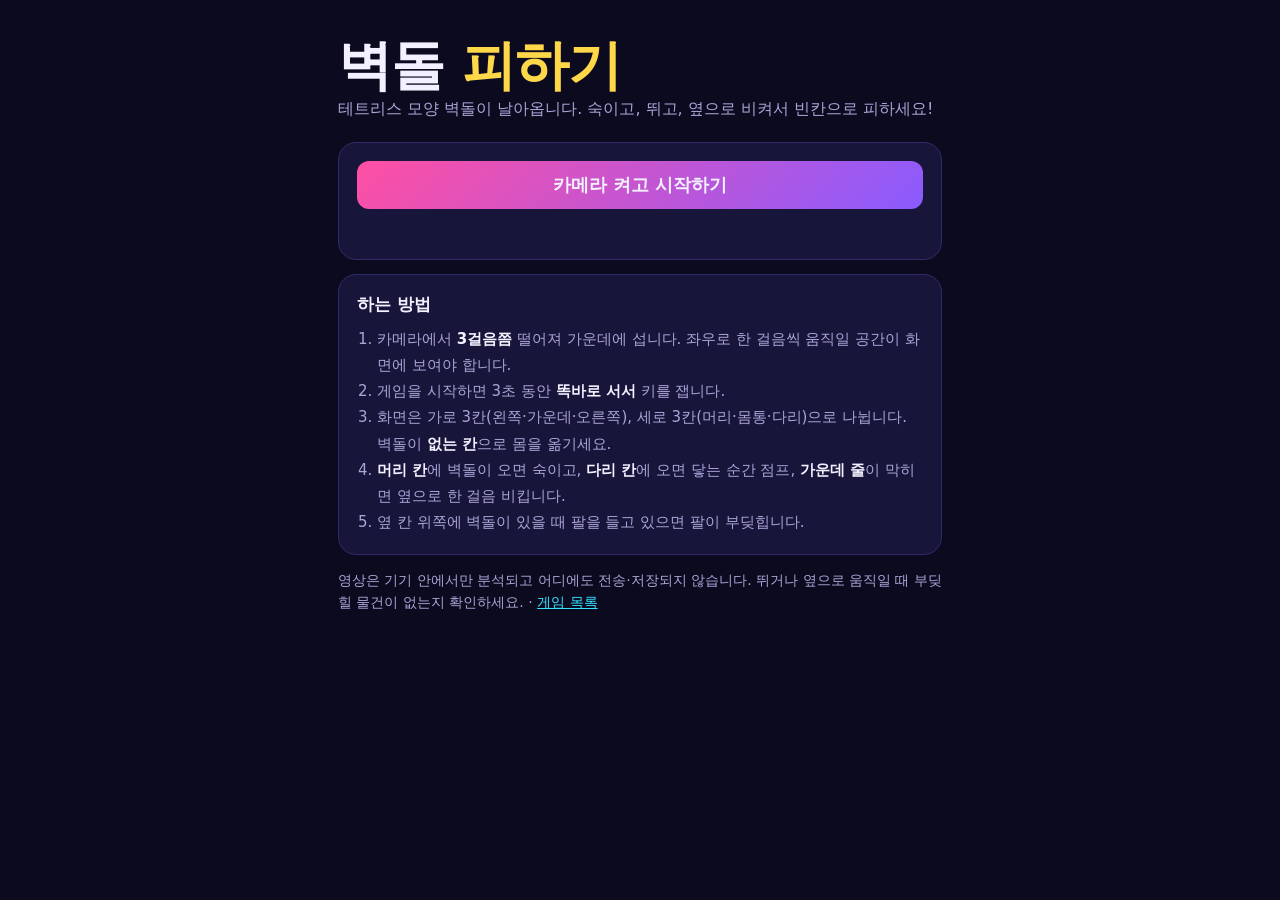
<file: play/dodge.html>
<!doctype html>
<html lang="ko">
<head>
<meta charset="utf-8">
<meta name="viewport" content="width=device-width, initial-scale=1, viewport-fit=cover">
<title>벽돌 피하기 · 테트리스 블록</title>
<style>
  :root{
    --bg:#0b0a1f; --panel:#17153a; --line:#2f2b6b; --text:#f3f1ff; --dim:#a9a4d6;
    --cyan:#35e0ff; --pink:#ff4fa3; --yellow:#ffd84a; --green:#3ee686; --red:#ff5a5a;
  }
  *{box-sizing:border-box}
  html,body{margin:0;height:100%;background:var(--bg);color:var(--text);
    font-family:"Pretendard","Noto Sans KR","Malgun Gothic",system-ui,sans-serif;-webkit-tap-highlight-color:transparent}
  button{font:inherit;color:inherit;cursor:pointer;border:0;border-radius:12px;padding:12px 16px;background:#2a2766}
  button:hover{filter:brightness(1.15)}
  button:disabled{opacity:.45;cursor:default}
  .primary{background:linear-gradient(135deg,var(--pink),#8a5bff);font-weight:800}
  .screen{display:none}
  .screen.on{display:block}
  a{color:var(--cyan)}

  #home{max-width:640px;margin:0 auto;padding:28px 18px 60px}
  h1{font-size:clamp(32px,8vw,54px);margin:10px 0 4px;letter-spacing:-1px;line-height:1.05}
  h1 span{color:var(--yellow)}
  .sub{color:var(--dim);margin:0 0 22px}
  .card{background:var(--panel);border:1px solid var(--line);border-radius:18px;padding:18px;margin-bottom:14px}
  .card h2{font-size:17px;margin:0 0 10px}
  ol{margin:0;padding-left:20px;color:var(--dim);line-height:1.75;font-size:15px}
  ol b{color:var(--text)}
  .msg{min-height:22px;margin-top:10px;font-size:14px;color:var(--yellow);white-space:pre-line}
  .hint{color:var(--dim);font-size:14px;line-height:1.6;margin:0 0 10px}

  #main{padding:10px}
  .wrap{display:flex;flex-wrap:wrap;gap:14px;justify-content:center;align-items:flex-start}
  .stageBox{position:relative;width:min(calc(100vw - 20px),calc(100dvh - 20px),760px);aspect-ratio:1;
    border-radius:18px;overflow:hidden;background:#000;border:2px solid var(--line)}
  #stage{width:100%;height:100%;display:block}
  #video{position:absolute;width:2px;height:2px;opacity:0;pointer-events:none}
  .panel{flex:1 1 300px;max-width:430px}
  body.playing .panel{display:none}

  .hud{position:absolute;left:0;right:0;top:0;padding:10px 12px;display:none;
    justify-content:space-between;align-items:flex-start;gap:8px;pointer-events:none;
    background:linear-gradient(#000a,#0000)}
  body.playing .hud{display:flex}
  .hud .box{font-weight:800;font-size:clamp(14px,3.4vmin,22px);text-shadow:0 2px 6px #000}
  .hud small{display:block;font-weight:600;color:var(--dim);font-size:.65em}
  #hudDo{color:var(--yellow);text-align:center;font-size:clamp(16px,4.6vmin,32px)}
  #quit{pointer-events:auto;font-size:12px;padding:6px 10px;background:#0009;display:block;margin:6px 0 0 auto}

  .result{position:absolute;inset:0;display:none;flex-direction:column;align-items:center;justify-content:center;
    gap:10px;background:#0b0a1fd9;text-align:center;padding:20px}
  .result.on{display:flex}
  .result .big{font-size:clamp(40px,12vmin,84px);font-weight:900;color:var(--yellow);line-height:1}
  .result .row{display:flex;gap:10px;flex-wrap:wrap;justify-content:center;margin-top:10px}

  .opts{display:grid;gap:8px;margin-bottom:14px;grid-template-columns:repeat(3,1fr)}
  .opts button{padding:12px 4px;border:2px solid transparent;line-height:1.3}
  .opts button b{font-size:20px;display:block}
  .opts button small{color:var(--dim);font-size:12px}
  .opts button.sel{border-color:var(--yellow);background:#3a3590}
</style>
</head>
<body>

<section id="home" class="screen on">
  <h1>벽돌 <span>피하기</span></h1>
  <p class="sub">테트리스 모양 벽돌이 날아옵니다. 숙이고, 뛰고, 옆으로 비켜서 빈칸으로 피하세요!</p>

  <div class="card">
    <button id="load" class="primary" style="width:100%;font-size:18px">카메라 켜고 시작하기</button>
    <div id="msg" class="msg"></div>
  </div>

  <div class="card">
    <h2>하는 방법</h2>
    <ol>
      <li>카메라에서 <b>3걸음쯤</b> 떨어져 가운데에 섭니다. 좌우로 한 걸음씩 움직일 공간이 화면에 보여야 합니다.</li>
      <li>게임을 시작하면 3초 동안 <b>똑바로 서서</b> 키를 잽니다.</li>
      <li>화면은 가로 3칸(왼쪽·가운데·오른쪽), 세로 3칸(머리·몸통·다리)으로 나뉩니다. 벽돌이 <b>없는 칸</b>으로 몸을 옮기세요.</li>
      <li><b>머리 칸</b>에 벽돌이 오면 숙이고, <b>다리 칸</b>에 오면 닿는 순간 점프, <b>가운데 줄</b>이 막히면 옆으로 한 걸음 비킵니다.</li>
      <li>옆 칸 위쪽에 벽돌이 있을 때 팔을 들고 있으면 팔이 부딪힙니다.</li>
    </ol>
  </div>
  <p class="hint">영상은 기기 안에서만 분석되고 어디에도 전송·저장되지 않습니다. 뛰거나 옆으로 움직일 때 부딪힐 물건이 없는지 확인하세요. ·
    <a href="./">게임 목록</a></p>
</section>

<section id="main" class="screen">
  <div class="wrap">
    <div class="stageBox">
      <canvas id="stage" width="720" height="720"></canvas>
      <video id="video" playsinline muted></video>
      <div class="hud">
        <div class="box"><small>점수</small><span id="hudScore">0</span></div>
        <div class="box" id="hudDo"></div>
        <div class="box" style="text-align:right"><small id="hudCount">벽돌 0/10</small><span id="hudLives"></span>
          <button id="quit">그만하기</button></div>
      </div>
      <div id="result" class="result">
        <div id="resTitle" style="font-size:22px;font-weight:800"></div>
        <div id="resScore" class="big">0</div>
        <div id="resInfo" style="color:var(--dim)"></div>
        <div id="rankBox" style="display:contents"></div>
        <div class="row">
          <button id="again" class="primary">다시 하기</button>
          <button id="back">난이도 바꾸기</button>
        </div>
      </div>
    </div>

    <div class="panel">
      <div class="card">
        <h2>난이도</h2>
        <div class="opts" id="diffs"></div>
        <button id="start" class="primary" style="width:100%;font-size:18px">게임 시작</button>
        <div id="msg2" class="msg"></div>
      </div>
      <div class="card">
        <p class="hint" style="margin:0">화면에 하늘색 뼈대가 내 몸을 따라오면 준비 완료입니다. 머리 위와 양옆에 공간이 보이는 거리에 서세요.</p>
      </div>
    </div>
  </div>
</section>

<script src="rank.js"></script>
<script>
'use strict';
const $ = id => document.getElementById(id);
const S = 384;                       // 포즈 분석용 정사각 이미지 크기
const clamp = (v,a,b) => Math.max(a, Math.min(b, v));
const lerp = (a,b,t) => a + (b-a)*t;

/* 신체 인식 모델 (구글 MediaPipe Pose, 기기 안에서 실행) */
const MP = 'https://cdn.jsdelivr.net/npm/@mediapipe/tasks-vision@0.10.14';
const MODEL = 'https://storage.googleapis.com/mediapipe-models/pose_landmarker/pose_landmarker_lite/float16/1/pose_landmarker_lite.task';
/* 내부 관절 번호(0 코, 5·6 어깨, 7·8 팔꿈치, 9·10 손목, 11·12 엉덩이, 13·14 무릎, 15·16 발목) ← MediaPipe 번호 */
const MAP = [0,2,5,7,8,11,12,13,14,15,16,23,24,25,26,27,28];

/* 난이도
   fly   : 벽돌이 날아오는 시간(초)  처음 → 마지막
   every : 벽돌이 나오는 간격(초)    처음 → 마지막
   duck  : 숙여야 하는 깊이, jump : 뛰어야 하는 높이, margin : 벽돌 가장자리를 봐주는 폭 (모두 어깨너비 단위)
   maxCells : 벽돌 칸 수 제한, moves : 1 = 한 동작으로 피할 수 있는 모양만, 2 = 두 동작(옆으로 + 숙이기 등)이 필요한 모양도
   hint  : 무엇을 해야 하는지 위에 글로 알려 주기 */
const DIFFS = {
  easy:{label:'하', desc:'천천히 · 쉬운 모양', fly:[3.8,3.2], every:[4.4,3.8], duck:0.45, jump:0.16, margin:0.22, maxCells:3, moves:1, hint:true,  bricks:10, lives:5},
  mid: {label:'중', desc:'보통 · 여러 모양',   fly:[3.0,2.4], every:[3.2,2.6], duck:0.55, jump:0.22, margin:0.14, maxCells:4, moves:1, hint:true,  bricks:14, lives:3},
  hard:{label:'상', desc:'빠르게 · 두 동작',   fly:[2.5,1.9], every:[2.6,2.0], duck:0.62, jump:0.26, margin:0.08, maxCells:4, moves:2, hint:false, bricks:18, lives:3},
};

/* ───────── 테트리스 모양 ─────────
   화면을 가로 3칸(0 왼쪽 · 1 가운데 · 2 오른쪽) × 세로 3칸(0 머리 · 1 몸통 · 2 다리)으로 나누고,
   모양을 돌리고 옮겨서 놓을 수 있는 모든 자리를 미리 구해 둔다. */
const SHAPES = {
  I:{c:'#35e0ff', cells:[[0,0],[1,0],[2,0]]},
  V:{c:'#ff7ab8', cells:[[0,0],[0,1],[1,1]]},
  O:{c:'#ffd84a', cells:[[0,0],[1,0],[0,1],[1,1]]},
  L:{c:'#ff8a3d', cells:[[0,0],[0,1],[0,2],[1,2]]},
  J:{c:'#4d7bff', cells:[[1,0],[1,1],[1,2],[0,2]]},
  T:{c:'#b56bff', cells:[[0,0],[1,0],[2,0],[1,1]]},
  S:{c:'#3ee686', cells:[[1,0],[2,0],[0,1],[1,1]]},
  Z:{c:'#ff5a7a', cells:[[0,0],[1,0],[1,1],[2,1]]},
};
const bit = (c, r) => 1 << (c + r*3);
/* 내가 할 수 있는 동작과 그때 몸이 차지하는 칸 */
const MOVES = [];
for(let c=0; c<3; c++){
  MOVES.push({c, kind:'stand', mask:bit(c,0)|bit(c,1)|bit(c,2)});
  MOVES.push({c, kind:'duck',  mask:bit(c,1)|bit(c,2)});             // 숙이면 머리 칸이 빈다
  MOVES.push({c, kind:'jump',  mask:bit(c,0)|bit(c,1)});             // 뛰면 다리 칸이 빈다
}
const moveText = m => [m.c === 0 ? '⬅ 왼쪽' : m.c === 2 ? '➡ 오른쪽' : '', m.kind === 'duck' ? '⬇ 숙여' : m.kind === 'jump' ? '⬆ 점프' : '']
  .filter(Boolean).join(' + ') + '!';
const PIECES = (() => {
  const out = [], seen = new Set();
  for(const name in SHAPES){
    let cells = SHAPES[name].cells;
    for(let rot=0; rot<4; rot++){
      cells = cells.map(([x,y]) => [-y, x]);
      const mx = Math.min(...cells.map(c => c[0])), my = Math.min(...cells.map(c => c[1]));
      const norm = cells.map(([x,y]) => [x-mx, y-my]);
      const w = Math.max(...norm.map(c => c[0])) + 1, h = Math.max(...norm.map(c => c[1])) + 1;
      for(let dx=0; dx<=3-w; dx++) for(let dy=0; dy<=3-h; dy++){
        const cs = norm.map(([x,y]) => [x+dx, y+dy]), mask = cs.reduce((m, [x,y]) => m | bit(x,y), 0);
        if(seen.has(mask)) continue; seen.add(mask);
        if(!(mask & MOVES[3].mask)) continue;                         // 가만히 서 있어도 안 맞는 모양은 뺀다
        const free = MOVES.filter(m => !(m.mask & mask));
        const one = free.filter(m => (m.c === 1) !== (m.kind === 'stand'));   // 한 동작: 제자리에서 숙이기·점프, 또는 옆으로 비키기
        const two = free.filter(m => m.c !== 1 && m.kind !== 'stand');        // 두 동작: 옆으로 비키면서 숙이기·점프
        if(!one.length && !two.length) continue;                      // 피할 방법이 없는 모양은 뺀다
        out.push({name, color:SHAPES[name].c, cells:cs, mask, moves:one.length ? 1 : 2, hint:moveText((one.length ? one : two)[0])});
      }
    }
  }
  return out;
})();

let landmarker = null, stream = null, running = false, lastVT = -1;
let latest = null, history = [];
let diffKey = 'easy', game = null, view = 'home';
const video = $('video'), stage = $('stage'), ctx = stage.getContext('2d');
const crop = document.createElement('canvas'); crop.width = crop.height = S;
const cctx = crop.getContext('2d');

/* ───────── 소리 ───────── */
let ac = null;
function beep(freq, dur=0.12, type='sine', vol=0.15){
  try{
    ac = ac || new (window.AudioContext || window.webkitAudioContext)();
    const o = ac.createOscillator(), g = ac.createGain();
    o.type = type; o.frequency.value = freq;
    g.gain.setValueAtTime(vol, ac.currentTime);
    g.gain.exponentialRampToValueAtTime(0.001, ac.currentTime + dur);
    o.connect(g); g.connect(ac.destination); o.start(); o.stop(ac.currentTime + dur);
  }catch(e){}
}

/* ───────── 인식 모델 · 카메라 ───────── */
async function loadModel(){
  if(landmarker) return;
  const v = await import(MP + '/vision_bundle.mjs');
  const files = await v.FilesetResolver.forVisionTasks(MP + '/wasm');
  const make = delegate => v.PoseLandmarker.createFromOptions(files, {
    baseOptions:{modelAssetPath:MODEL, delegate}, runningMode:'VIDEO', numPoses:1});
  try{ landmarker = await make('GPU'); }catch(e){ landmarker = await make('CPU'); }
}
async function startCamera(){
  if(!navigator.mediaDevices || !navigator.mediaDevices.getUserMedia){
    throw new Error('이 주소에서는 카메라를 쓸 수 없어요. https:// 로 시작하는 주소(또는 내 컴퓨터의 localhost)에서 열어 주세요.');
  }
  if(stream) return;
  try{
    stream = await navigator.mediaDevices.getUserMedia({video:{facingMode:'user', width:{ideal:640}, height:{ideal:480}}, audio:false});
  }catch(e){ throw new Error('카메라를 켤 수 없어요. 브라우저의 카메라 권한을 허용했는지 확인해 주세요.'); }
  video.srcObject = stream;
  await video.play();
}
async function initAll(){
  const msg = $('msg');
  $('load').disabled = true;
  try{
    msg.textContent = '신체 인식 프로그램을 불러오는 중… (처음에는 조금 걸려요)';
    try{ await loadModel(); }
    catch(e){ console.error(e); throw new Error('신체 인식 프로그램을 받지 못했어요. 인터넷 연결을 확인하고 다시 눌러 주세요.'); }
    msg.textContent = '카메라를 켜는 중…';
    await startCamera();
    msg.textContent = '';
    show('main');
    if(!running){ running = true; detectLoop(); }
  }catch(e){ msg.textContent = e.message; }
  $('load').disabled = false;
}

/* 영상 가운데를 정사각형으로 잘라 거울처럼 뒤집어 그린다 */
function drawVideo(c, size){
  const vw = video.videoWidth, vh = video.videoHeight;
  if(!vw) return false;
  const m = Math.min(vw, vh);
  c.save(); c.translate(size, 0); c.scale(-1, 1);
  c.drawImage(video, (vw-m)/2, (vh-m)/2, m, m, 0, 0, size, size);
  c.restore();
  return true;
}
function detectLoop(){
  if(!running) return;
  requestAnimationFrame(detectLoop);
  if(view !== 'main' || video.currentTime === lastVT || !drawVideo(cctx, S)) return;
  lastVT = video.currentTime;
  try{
    const now = performance.now();
    const r = landmarker.detectForVideo(crop, now);
    const lm = r.landmarks && r.landmarks[0];
    onPose(lm ? MAP.map(i => [lm[i].x, lm[i].y, lm[i].visibility === undefined ? 1 : lm[i].visibility]) : null, now);
  }catch(e){ console.error(e); }
}

/* 새 관절 좌표가 들어올 때마다 기록해 둔다 (판정은 떨림 보정 전의 값으로 한다) */
function onPose(k, now){
  const g = game;
  if(k && g && g.cal){
    history.push({t:now, k, lift:(g.cal.shY - (k[5][1] + k[6][1])/2)/g.cal.sw});
    while(history.length && now - history[0].t > 1500) history.shift();
  }
  if(k && g && g.phase === 'calib' && now - g.t0 > 1500) g.samples.push(k);
  if(k && latest) k = k.map((p,i) => [lerp(latest[i][0],p[0],0.65), lerp(latest[i][1],p[1],0.65), p[2]]);
  latest = k;
}

/* ───────── 서 있는 키 재기 → 칸 나누기 ───────── */
function calibrate(samples, d){
  if(samples.length < 5) return {err:'몸이 보이지 않아요. 카메라 앞에 서 주세요'};
  const avg = (i, j) => samples.reduce((a, s) => a + s[i][j], 0)/samples.length;
  if(avg(5,2) < 0.5 || avg(6,2) < 0.5 || avg(0,2) < 0.5) return {err:'얼굴과 어깨가 보이게 서 주세요'};
  const sw = Math.hypot(avg(5,0) - avg(6,0), avg(5,1) - avg(6,1));
  if(sw < 0.04) return {err:'너무 멀어요. 조금 앞으로 와 주세요'};
  const cal = {sw, noseY:avg(0,1), shY:(avg(5,1) + avg(6,1))/2, cx:(avg(5,0) + avg(6,0))/2};
  if(cal.noseY - sw*1.0 < 0) return {err:'머리 위 공간이 부족해요. 조금 뒤로 물러나 주세요'};
  if(cal.noseY + sw*1.2 > 1) return {err:'숙일 공간이 부족해요. 카메라를 조금 낮추거나 뒤로 물러나 주세요'};
  const half = sw*0.7;                                               // 가운데 칸 너비의 절반
  if(cal.cx - half - sw*1.2 < 0 || cal.cx + half + sw*1.2 > 1) return {err:'옆으로 피할 공간이 부족해요. 뒤로 물러나 가운데에 서 주세요'};
  const hipSeen = avg(11,2) > 0.5 && avg(12,2) > 0.5 && (avg(11,1) + avg(12,1))/2 < 0.95;
  const hipY = hipSeen ? (avg(11,1) + avg(12,1))/2 : cal.shY + sw*1.4;
  // 칸의 경계선: 머리 칸의 아랫면은 "머리 꼭대기가 이 선 아래로 내려가야 하는 높이"
  cal.xs = [0, cal.cx - half, cal.cx + half, 1];
  cal.ys = [0, cal.noseY + (d.duck - 0.5)*sw, 0, 1];
  cal.ys[2] = clamp(hipY + sw*0.15, cal.ys[1] + sw*0.8, 0.86);
  return {cal};
}

/* ───────── 그리기 도구 ───────── */
const BONES = [[5,7],[7,9],[6,8],[8,10],[11,13],[13,15],[12,14],[14,16],[5,6],[11,12],[5,11],[6,12]];
function drawSkeleton(c, pts, size){
  if(!pts) return;
  const ok = i => pts[i][2] >= 0.4;
  const P = i => [pts[i][0]*size, pts[i][1]*size];
  c.save();
  c.strokeStyle = '#35e0ff'; c.fillStyle = '#fff'; c.lineWidth = size*0.012; c.lineCap = 'round';
  c.shadowColor = '#35e0ff'; c.shadowBlur = size*0.02;
  for(const [a,b] of BONES){
    if(ok(a) && ok(b)){ const p = P(a), q = P(b); c.beginPath(); c.moveTo(p[0],p[1]); c.lineTo(q[0],q[1]); c.stroke(); }
  }
  for(let i=0;i<17;i++){
    if(i>0 && i<5) continue;
    if(ok(i)){ const p = P(i); c.beginPath(); c.arc(p[0],p[1], size*(i===0?0.02:0.011), 0, Math.PI*2); c.fill(); }
  }
  c.restore();
}

/* 테트리스 블록 한 칸 그림 (색마다 한 번씩 만들어 둔다) */
const BLOCKS = {};
function blockImage(color){
  if(BLOCKS[color]) return BLOCKS[color];
  const W = 128, c = document.createElement('canvas'); c.width = c.height = W;
  const x = c.getContext('2d');
  x.fillStyle = color; x.fillRect(0, 0, W, W);
  x.fillStyle = 'rgba(255,255,255,.45)'; x.beginPath(); x.moveTo(0,0); x.lineTo(W,0); x.lineTo(W-18,18); x.lineTo(18,18); x.lineTo(18,W-18); x.lineTo(0,W); x.fill();
  x.fillStyle = 'rgba(0,0,0,.35)';       x.beginPath(); x.moveTo(W,W); x.lineTo(0,W); x.lineTo(18,W-18); x.lineTo(W-18,W-18); x.lineTo(W-18,18); x.lineTo(W,0); x.fill();
  x.strokeStyle = 'rgba(11,10,31,.9)'; x.lineWidth = 6; x.strokeRect(3, 3, W-6, W-6);
  return BLOCKS[color] = c;
}

/* ───────── 준비 화면 ───────── */
function show(v){
  view = v;
  $('home').classList.toggle('on', v === 'home');
  $('main').classList.toggle('on', v === 'main');
  if(v === 'main') resize();
}
function buildDiffs(){
  const box = $('diffs'); box.textContent = '';
  for(const k in DIFFS){
    const b = document.createElement('button');
    const big = document.createElement('b'); big.textContent = DIFFS[k].label;
    const sm = document.createElement('small'); sm.textContent = DIFFS[k].desc;
    b.append(big, sm);
    b.classList.toggle('sel', k === diffKey);
    b.onclick = () => { diffKey = k; buildDiffs(); };
    box.append(b);
  }
}

/* ───────── 게임 진행 ───────── */
function startGame(){
  const d = DIFFS[diffKey];
  const pool = PIECES.filter(p => p.cells.length <= d.maxCells && p.moves <= d.moves);
  game = {d, pool, score:0, lives:d.lives, combo:0, passed:0, spawned:0, judged:0, nextSpawn:0, lastMask:0, lastHint:'', same:0,
          bricks:[], phase:'calib', t0:performance.now(), samples:[], cal:null, tick:-1, hitAt:-9999, endAt:0};
  history = [];
  document.body.classList.add('playing');
  $('result').classList.remove('on');
  $('hudDo').textContent = '가운데에 똑바로 서 주세요';
  updateHud(); resize(); beep(440, 0.1);
}
function updateHud(){
  const g = game;
  $('hudScore').textContent = g.score;
  $('hudCount').textContent = '벽돌 ' + g.judged + '/' + g.d.bricks;
  $('hudLives').textContent = '♥'.repeat(Math.max(0, g.lives)) + '♡'.repeat(g.d.lives - Math.max(0, g.lives));
}

function spawn(now){
  const g = game, prog = g.d.bricks > 1 ? g.spawned/(g.d.bricks-1) : 0;     // 뒤로 갈수록 빨라진다
  let p, tries = 0;
  // 같은 모양이 바로 또 나오거나, 같은 동작이 세 번 연달아 나오지 않게 고른다
  do { p = g.pool[Math.floor(Math.random()*g.pool.length)]; tries++; }
  while(tries < 30 && (p.mask === g.lastMask || (p.hint === g.lastHint && g.same >= 2)));
  g.same = p.hint === g.lastHint ? g.same + 1 : 1; g.lastHint = p.hint; g.lastMask = p.mask;
  g.bricks.push({p, start:now, dur:lerp(g.d.fly[0], g.d.fly[1], prog)*1000, state:'fly', doneAt:0});
  g.spawned++;
  g.nextSpawn = now + lerp(g.d.every[0], g.d.every[1], prog)*1000;
}

/* 벽돌이 닿은 순간, 몸이 벽돌 칸과 겹치는지 본다.
   머리 · 몸통 칸: 머리 꼭대기 · 코 · 어깨 · 몸통 · 엉덩이가 칸 안에 있으면 맞은 것 (머리 칸은 든 팔도 포함)
   다리 칸      : 그 줄에 서 있고, 직전 0.45초 안에 충분히 높이 뛰지 않았으면 맞은 것 */
function collide(piece, now){
  const g = game, c = g.cal, sw = c.sw, m = g.d.margin*sw;
  const recent = history.filter(h => now - h.t <= 200);
  if(!recent.length) return true;                                    // 몸이 안 보이면 맞은 것으로 친다
  const P = i => [recent.reduce((a, h) => a + h.k[i][0], 0)/recent.length, recent.reduce((a, h) => a + h.k[i][1], 0)/recent.length,
                  recent.reduce((a, h) => a + h.k[i][2], 0)/recent.length];
  const nose = P(0), ls = P(5), rs = P(6), lh = P(11), rh = P(12);
  const shC = [(ls[0]+rs[0])/2, (ls[1]+rs[1])/2];
  const hipOK = lh[2] > 0.5 && rh[2] > 0.5;
  const body = [[nose[0], nose[1] - sw*0.5], nose, ls, rs, hipOK ? [(shC[0]+lh[0]+rh[0])/3, (shC[1]+lh[1]+rh[1])/3] : [shC[0], shC[1] + sw*0.6]];
  if(hipOK) body.push(lh, rh);
  const arms = [7,8,9,10].map(P).filter(p => p[2] > 0.5);
  const jumped = Math.max(...history.filter(h => now - h.t <= 450).map(h => h.lift)) >= g.d.jump;
  for(const [col, row] of piece.cells){
    const x0 = c.xs[col] + (col > 0 ? m : -1), x1 = c.xs[col+1] - (col < 2 ? m : -1);     // 바깥쪽 칸은 화면 밖까지 이어진다
    if(row === 2){
      if(!jumped && shC[0] > x0 && shC[0] < x1) return true;
      continue;
    }
    const y0 = row === 0 ? -1 : c.ys[1] + m, y1 = row === 0 ? c.ys[1] - m : c.ys[2] - m;
    const inside = p => p[0] > x0 && p[0] < x1 && p[1] > y0 && p[1] < y1;
    if(body.some(inside) || (row === 0 && arms.some(inside))) return true;
  }
  return false;
}

function judge(b, now){
  const g = game, ok = !collide(b.p, now);
  b.state = ok ? 'pass' : 'hit'; b.doneAt = now; g.judged++;
  if(ok){ g.combo++; g.passed++; g.score += 100 + (g.combo-1)*10; beep(660, 0.08); setTimeout(() => beep(990, 0.14), 70); }
  else  { g.combo = 0; g.lives--; g.hitAt = now; beep(110, 0.35, 'sawtooth', 0.2); }
  updateHud();
}

function finish(){
  const g = game;
  $('resTitle').textContent = (g.lives > 0 ? '끝까지 버텼어요!' : '게임 끝') + ' (난이도 ' + g.d.label + ')';
  $('resScore').textContent = g.score + '점';
  $('resInfo').textContent = '피한 벽돌 ' + g.passed + ' / ' + g.d.bricks;
  Rank.mount($('rankBox'), 'dodge:' + diffKey, g.score, '난이도 ' + g.d.label + ' 순위');
  $('result').classList.add('on');
  g.phase = 'done';
}
function endGame(){
  game = null; document.body.classList.remove('playing');
  $('result').classList.remove('on'); resize();
}

/* ───────── 화면 그리기 ───────── */
function resize(){
  const w = stage.clientWidth; if(!w) return;
  const px = Math.min(900, Math.round(w * (window.devicePixelRatio || 1)));
  if(stage.width !== px){ stage.width = stage.height = px; }
}
window.addEventListener('resize', resize);

function bigText(txt, color, Z, scale){
  ctx.save();
  ctx.font = '900 ' + Math.round(Z*scale) + 'px sans-serif';
  ctx.textAlign = 'center'; ctx.textBaseline = 'middle';
  ctx.lineWidth = Z*0.02; ctx.strokeStyle = '#0b0a1f'; ctx.fillStyle = color;
  ctx.strokeText(txt, Z/2, Z/2); ctx.fillText(txt, Z/2, Z/2);
  ctx.restore();
}

function render(now){
  requestAnimationFrame(render);
  if(view !== 'main') return;
  const Z = stage.width, g = game;
  ctx.setTransform(1,0,0,1,0,0);
  ctx.globalAlpha = 1;
  if(g && now - g.hitAt < 400){                       // 맞으면 화면 흔들기
    const u = 1 - (now - g.hitAt)/400;
    ctx.translate((Math.random()-0.5)*Z*0.04*u, (Math.random()-0.5)*Z*0.04*u);
  }
  if(!drawVideo(ctx, Z)){ ctx.fillStyle = '#0b0a1f'; ctx.fillRect(0,0,Z,Z); }
  ctx.fillStyle = 'rgba(11,10,31,.3)'; ctx.fillRect(0,0,Z,Z);

  // 복도 느낌: 멀리서 다가오는 네모 틀
  ctx.strokeStyle = 'rgba(53,224,255,.35)'; ctx.lineWidth = Math.max(1, Z*0.004);
  for(let k=0;k<5;k++){
    const tt = ((now/1800) + k/5) % 1, s = Z/(7 - 6*tt);
    ctx.globalAlpha = 0.25 + 0.6*tt;
    ctx.strokeRect((Z-s)/2, (Z-s)/2, s, s);
  }
  ctx.globalAlpha = 1;

  if(g){
    if(g.phase === 'calib'){
      const el = (now - g.t0)/1000, n = 3 - Math.floor(el);
      if(el >= 0 && n !== g.tick && n > 0){ g.tick = n; beep(520, 0.08); }
      if(el >= 3){
        const r = calibrate(g.samples, g.d);
        if(r.cal){ g.cal = r.cal; g.phase = 'play'; g.nextSpawn = now + 800; history = []; $('hudDo').textContent = '준비!'; }
        else{ $('hudDo').textContent = r.err; g.samples = []; g.tick = -1; g.t0 = now + 1800; beep(200, 0.2, 'square', 0.08); }
      }else if(el >= 0 && el < 0.1) $('hudDo').textContent = '가운데에 똑바로 서 주세요';
    }else if(g.phase === 'play'){
      if(g.spawned < g.d.bricks && now >= g.nextSpawn) spawn(now);
      for(const b of g.bricks) if(b.state === 'fly' && now - b.start >= b.dur) judge(b, now);
      g.bricks = g.bricks.filter(b => b.state === 'fly' || now - b.doneAt < 600);
      const next = g.bricks.find(b => b.state === 'fly');
      $('hudDo').textContent = next && g.d.hint ? next.p.hint : '';
      if(g.lives <= 0 || (g.judged >= g.d.bricks && !g.bricks.length)){
        if(!g.endAt) g.endAt = now + 500; else if(now >= g.endAt) finish();
      }
    }

    if(g.cal){
      const c = g.cal;
      // 칸 경계선을 옅게 보여 준다
      ctx.strokeStyle = 'rgba(255,255,255,.22)'; ctx.lineWidth = Math.max(1, Z*0.003); ctx.setLineDash([Z*0.012, Z*0.012]);
      for(const x of [c.xs[1], c.xs[2]]){ ctx.beginPath(); ctx.moveTo(x*Z, 0); ctx.lineTo(x*Z, Z); ctx.stroke(); }
      for(const y of [c.ys[1], c.ys[2]]){ ctx.beginPath(); ctx.moveTo(0, y*Z); ctx.lineTo(Z, y*Z); ctx.stroke(); }
      ctx.setLineDash([]);
      // 벽돌 (멀리 있는 것부터). 화면 가운데를 중심으로 커지면서 다가온다
      for(const b of g.bricks.slice().reverse()){
        let t = clamp((now - b.start)/b.dur, 0, 1), s = 1/(7 - 6*t), a = Math.min(0.92, 0.55 + 0.5*t);
        if(b.state === 'pass'){ const u = clamp((now - b.doneAt)/500, 0, 1); s = 1 + u*0.9; a = 0.92*(1-u); }
        if(b.state === 'hit'){ a = 0.92*(1 - clamp((now - b.doneAt)/600, 0, 1)); }
        const M = v => Z/2 + (v - 0.5)*Z*s, img = blockImage(b.p.color), gap = 0.006;
        ctx.globalAlpha = a;
        for(const [col, row] of b.p.cells){
          const x0 = c.xs[col] + gap, x1 = c.xs[col+1] - gap, y0 = c.ys[row] + gap, y1 = c.ys[row+1] - gap;
          ctx.drawImage(img, M(x0), M(y0), (x1-x0)*Z*s, (y1-y0)*Z*s);
        }
        ctx.globalAlpha = 1;
      }
    }
  }

  drawSkeleton(ctx, latest, Z);

  if(g){
    if(g.phase === 'calib'){
      const el = (now - g.t0)/1000, n = 3 - Math.floor(el);
      if(el >= 0 && n > 0) bigText(String(n), '#ffd84a', Z, 0.32);
    }else if(g.phase === 'play'){
      const done = g.bricks.filter(b => b.state !== 'fly').sort((p, q) => q.doneAt - p.doneAt)[0];
      if(done){
        const u = clamp((now - done.doneAt)/600, 0, 1), hit = done.state === 'hit';
        ctx.fillStyle = hit ? 'rgba(255,60,60,' + 0.45*(1-u) + ')' : 'rgba(62,230,134,' + 0.25*(1-u) + ')';
        ctx.fillRect(-Z*0.1, -Z*0.1, Z*1.2, Z*1.2);
        bigText(hit ? '쾅!' : (g.combo > 1 ? g.combo + '연속!' : '피했다!'), hit ? '#ff5a5a' : '#3ee686', Z, 0.16);
      }
    }
  }
}

/* ───────── 버튼 연결 ───────── */
$('load').onclick = initAll;
$('start').onclick = startGame;
$('again').onclick = startGame;
$('back').onclick = endGame;
$('quit').onclick = endGame;
buildDiffs();
requestAnimationFrame(render);
</script>
</body>
</html>
</file>
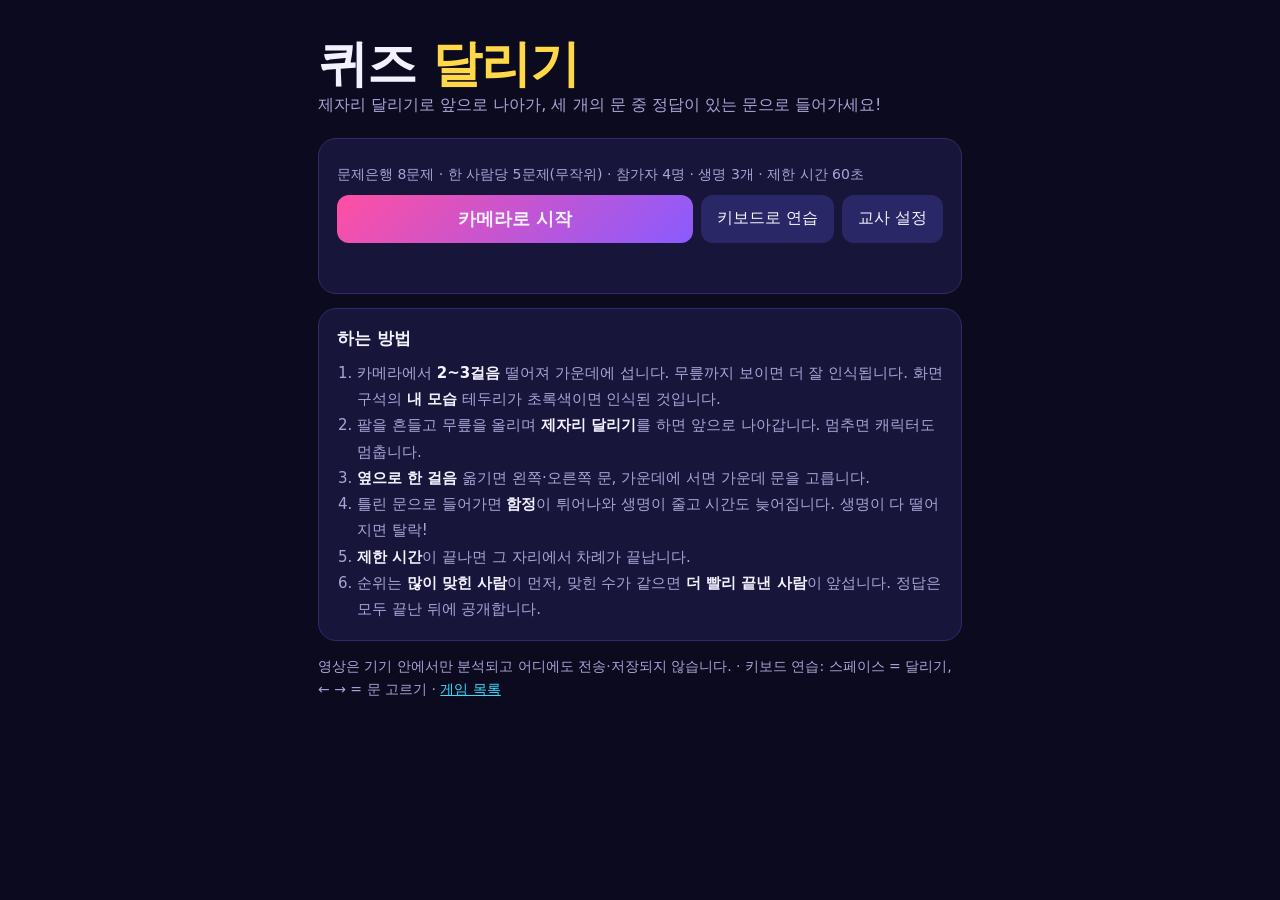
<file: play/quiz-run.html>
<!doctype html>
<html lang="ko">
<head>
<meta charset="utf-8">
<meta name="viewport" content="width=device-width, initial-scale=1, viewport-fit=cover">
<title>퀴즈 달리기 · 세 개의 문</title>
<style>
  :root{
    --bg:#0b0a1f; --panel:#17153a; --line:#2f2b6b; --text:#f3f1ff; --dim:#a9a4d6;
    --cyan:#35e0ff; --pink:#ff7ab8; --yellow:#ffd84a; --green:#3ee686; --red:#ff5a5a;
  }
  *{box-sizing:border-box}
  html,body{margin:0;min-height:100%;background:var(--bg);color:var(--text);
    font-family:"Pretendard","Noto Sans KR","Malgun Gothic",system-ui,sans-serif;-webkit-tap-highlight-color:transparent}
  button{font:inherit;color:inherit;cursor:pointer;border:0;border-radius:12px;padding:12px 16px;background:#2a2766}
  button:hover{filter:brightness(1.15)}
  button:disabled{opacity:.45;cursor:default}
  .primary{background:linear-gradient(135deg,#ff4fa3,#8a5bff);font-weight:800}
  .ghost{background:transparent;border:1px solid var(--line);padding:8px 12px;font-size:14px}
  .screen{display:none}
  .screen.on{display:block}
  a{color:var(--cyan)}

  .narrow{max-width:680px;margin:0 auto;padding:28px 18px 60px}
  h1{font-size:clamp(30px,7vw,50px);margin:10px 0 4px;letter-spacing:-1px;line-height:1.05}
  h1 span{color:var(--yellow)}
  .sub{color:var(--dim);margin:0 0 22px}
  .card{background:var(--panel);border:1px solid var(--line);border-radius:18px;padding:18px;margin-bottom:14px}
  .card h2{font-size:17px;margin:0 0 10px}
  ol{margin:0;padding-left:20px;color:var(--dim);line-height:1.75;font-size:15px}
  ol b{color:var(--text)}
  .msg{min-height:22px;margin-top:10px;font-size:14px;color:var(--yellow);white-space:pre-line}
  .btns{display:flex;gap:8px;flex-wrap:wrap}
  .btns .primary{flex:1 1 200px;font-size:18px}
  .hint{color:var(--dim);font-size:14px;line-height:1.6;margin:6px 0 10px}

  /* 교사 설정 */
  label{display:block;font-weight:700;margin:14px 0 6px}
  textarea,input[type=number],select{width:100%;padding:11px 12px;border-radius:12px;border:1px solid var(--line);
    background:#0e0d28;color:var(--text);font:inherit}
  textarea{min-height:190px;line-height:1.6;resize:vertical}
  .grid2{display:grid;grid-template-columns:repeat(auto-fit,minmax(150px,1fr));gap:0 12px}
  .check{display:flex;gap:10px;align-items:center;font-weight:700;margin:14px 0 0}
  .check input{width:20px;height:20px}

  /* 게임 화면 */
  #main{padding:8px 10px;max-width:calc((100dvh - 315px) * 16 / 9 + 20px);min-width:min(100%,520px);margin:0 auto}
  .top{display:flex;justify-content:space-between;align-items:center;gap:10px;font-weight:800;font-size:clamp(14px,2.2vw,20px)}
  .top small{color:var(--dim);font-weight:600;margin-right:4px}
  #hLives{color:var(--red);letter-spacing:2px}
  #question{font-size:clamp(22px,3.8vw,40px);font-weight:900;text-align:center;margin:8px 0;min-height:1.3em;line-height:1.3;
    color:#111;background:#fff;border-radius:16px;padding:16px 18px;word-break:keep-all;box-shadow:0 4px 0 #c9c4f5}
  .answers{display:grid;grid-template-columns:repeat(3,1fr);gap:8px;margin-bottom:8px}
  .ans{border:5px solid var(--c);border-radius:14px;padding:10px 8px 12px;text-align:center;font-weight:800;color:#111;
    font-size:clamp(17px,2.7vw,28px);line-height:1.25;background:#e4e2f3;transition:transform .12s,background .12s;word-break:keep-all}
  .ans b{display:inline-block;background:var(--c);color:#111;font-size:.6em;border-radius:999px;padding:2px 12px;margin-bottom:4px}
  .ans span{display:block}
  .ans.sel{transform:translateY(-3px) scale(1.03);background:#fff;box-shadow:0 0 0 3px #fff, 0 0 22px 4px var(--c)}
  .stageBox{position:relative;width:100%;aspect-ratio:16/9;border-radius:18px;overflow:hidden;background:#000;border:2px solid var(--line)}
  #stage{width:100%;height:100%;display:block}
  /* 카메라에 비친 실제 모습 (인식되면 초록 테두리, 안 되면 빨강) */
  .cam{position:absolute;right:10px;bottom:10px;height:40%;aspect-ratio:4/3;border-radius:14px;overflow:hidden;
    border:4px solid var(--red);background:#000;z-index:3;display:none;transition:height .25s,right .25s,bottom .25s}
  .cam.on{display:block}
  .cam.ok{border-color:var(--green)}
  .cam.big{right:50%;bottom:50%;transform:translate(50%,50%);height:84%}
  #video{width:100%;height:100%;display:block;object-fit:fill;transform:scaleX(-1)}
  .cam canvas{position:absolute;inset:0;width:100%;height:100%}
  #camMsg{position:absolute;left:0;right:0;bottom:0;padding:3px 6px;text-align:center;font-weight:800;
    font-size:clamp(11px,1.6vw,17px);color:#111;background:var(--red)}
  .cam.ok #camMsg{background:var(--green)}
  .cam.big #camMsg{font-size:clamp(14px,2.4vw,24px);padding:6px}
  #hTime.warn{color:var(--red)}
  .bars{display:grid;grid-template-columns:auto 1fr;gap:6px 10px;align-items:center;margin-top:8px;font-size:13px;color:var(--dim)}
  .bar{height:12px;border-radius:6px;background:#0e0d28;border:1px solid var(--line);overflow:hidden}
  .bar i{display:block;height:100%;width:0}
  #runBar{background:var(--green)} #goBar{background:var(--yellow)}

  .ov{position:absolute;inset:0;display:none;flex-direction:column;align-items:center;gap:12px;
    background:#0b0a1fe6;text-align:center;padding:22px;overflow:auto}
  .ov.on{display:flex}
  .ov > :first-child{margin-top:auto} .ov > :last-child{margin-bottom:auto}
  .ov h2{font-size:clamp(24px,5vw,44px);margin:0;color:var(--yellow)}
  .ov input{width:min(100%,300px);padding:12px 14px;border-radius:12px;border:1px solid var(--line);background:#0e0d28;color:#fff;
    font:inherit;font-size:18px;text-align:center;flex:none}
  .ov p{margin:0;color:var(--dim);line-height:1.6;max-width:560px}
  .ov .big{font-size:clamp(30px,7vw,60px);font-weight:900;color:#fff;line-height:1.1}
  table{border-collapse:collapse;width:min(100%,620px);font-size:clamp(14px,2vw,18px)}
  th,td{padding:7px 8px;border-bottom:1px solid var(--line);text-align:center}
  th{color:var(--dim);font-weight:600;font-size:.85em}
  td.l{text-align:left}
  tr.first td{color:var(--yellow);font-weight:800}
  .key{width:min(100%,620px);text-align:left;background:var(--panel);border:1px solid var(--line);border-radius:14px;padding:12px 16px}
  .key div{padding:5px 0;border-bottom:1px dashed var(--line)} .key div:last-child{border:0}
  .key b{color:var(--green)}
</style>
</head>
<body>

<!-- ───────── 첫 화면 ───────── -->
<section id="home" class="screen on">
  <div class="narrow">
    <h1>퀴즈 <span>달리기</span></h1>
    <p class="sub">제자리 달리기로 앞으로 나아가, 세 개의 문 중 정답이 있는 문으로 들어가세요!</p>

    <div class="card">
      <div id="info" class="hint"></div>
      <div class="btns">
        <button id="goCam" class="primary">카메라로 시작</button>
        <button id="goKey">키보드로 연습</button>
        <button id="goSet">교사 설정</button>
      </div>
      <div id="msg" class="msg"></div>
    </div>

    <div class="card">
      <h2>하는 방법</h2>
      <ol>
        <li>카메라에서 <b>2~3걸음</b> 떨어져 가운데에 섭니다. 무릎까지 보이면 더 잘 인식됩니다. 화면 구석의 <b>내 모습</b> 테두리가 초록색이면 인식된 것입니다.</li>
        <li>팔을 흔들고 무릎을 올리며 <b>제자리 달리기</b>를 하면 앞으로 나아갑니다. 멈추면 캐릭터도 멈춥니다.</li>
        <li><b>옆으로 한 걸음</b> 옮기면 왼쪽·오른쪽 문, 가운데에 서면 가운데 문을 고릅니다.</li>
        <li>틀린 문으로 들어가면 <b>함정</b>이 튀어나와 생명이 줄고 시간도 늦어집니다. 생명이 다 떨어지면 탈락!</li>
        <li><b>제한 시간</b>이 끝나면 그 자리에서 차례가 끝납니다.</li>
        <li>순위는 <b>많이 맞힌 사람</b>이 먼저, 맞힌 수가 같으면 <b>더 빨리 끝낸 사람</b>이 앞섭니다. 정답은 모두 끝난 뒤에 공개합니다.</li>
      </ol>
    </div>
    <p class="hint">영상은 기기 안에서만 분석되고 어디에도 전송·저장되지 않습니다. · 키보드 연습: 스페이스 = 달리기, ← → = 문 고르기 ·
      <a href="./">게임 목록</a></p>
  </div>
</section>

<!-- ───────── 교사 설정 ───────── -->
<section id="settings" class="screen">
  <div class="narrow">
    <h1>교사 <span>설정</span></h1>
    <p class="sub">이 화면에는 정답이 보입니다. 학생들에게 화면을 보여 주기 전에 설정해 주세요.</p>
    <div class="card">
      <label for="sBank">문제은행 — 한 줄에 한 문제</label>
      <p class="hint" style="margin-top:0">형식: <b>문제 | 정답 | 오답 | 오답</b> (첫 번째 답이 정답입니다. 문의 위치는 게임에서 매번 섞입니다.)</p>
      <textarea id="sBank" spellcheck="false"></textarea>
      <div id="sCount" class="hint"></div>
      <div class="btns">
        <button id="xlsDown" type="button">엑셀 양식 받기</button>
        <button id="xlsUp" type="button">엑셀 파일 올리기</button>
        <input id="xlsFile" type="file" accept=".xlsx,.xls,.csv" hidden>
      </div>
      <p class="hint">양식의 A열에 문제, B열에 정답, C·D열에 오답을 한 줄에 한 문제씩 적어 올리면 위 칸의 문제가 그 파일 내용으로 바뀝니다.
        양식에는 지금 위 칸에 있는 문제가 들어 있습니다. ·
        <a href="퀴즈달리기_예시문제_조형요소와원리.xlsx" download>예시 파일 받기 (조형 요소와 원리 28문제)</a></p>

      <div class="grid2">
        <div><label for="sN">한 사람당 문제 수</label><input id="sN" type="number" min="1" max="50"></div>
        <div><label for="sP">참가자 수</label><input id="sP" type="number" min="1" max="40"></div>
        <div><label for="sL">생명 수</label><input id="sL" type="number" min="1" max="9"></div>
        <div><label for="sT">한 사람당 제한 시간(초)</label><input id="sT" type="number" min="0" max="900"></div>
        <div><label for="sD">문까지 달리는 거리</label>
          <select id="sD"><option value="short">짧게 (약 3초)</option><option value="mid">보통 (약 5초)</option><option value="long">길게 (약 8초)</option></select></div>
        <div><label for="sS">달리기 인식</label>
          <select id="sS"><option value="high">민감하게 (살살 뛰어도 감)</option><option value="mid">보통</option><option value="low">둔하게 (힘껏 뛰어야 감)</option></select></div>
      </div>
      <label class="check"><input id="sR" type="checkbox"> 문제은행에서 무작위로 뽑기 (참가자마다 다른 문제)</label>
      <p class="hint">끄면 위에서부터 차례로, 모든 참가자에게 같은 문제가 나옵니다. · 제한 시간에 0을 넣으면 시간 제한 없이 진행합니다.</p>

      <label for="sNames">참가자 이름 (선택) — 한 줄에 한 명</label>
      <textarea id="sNames" style="min-height:90px" placeholder="비워 두면 1번, 2번, 3번… 으로 표시됩니다"></textarea>

      <div class="btns" style="margin-top:16px">
        <button id="save" class="primary">저장하고 돌아가기</button>
        <button id="resetBank">예시 문제로 되돌리기</button>
      </div>
      <div id="msgS" class="msg"></div>
    </div>
  </div>
</section>

<!-- ───────── 게임 화면 ───────── -->
<section id="main" class="screen">
  <div class="top">
    <div><span id="hName"></span></div>
    <div><small>문제</small><span id="hQ"></span></div>
    <div id="hLives"></div>
    <div><small id="hTimeL">시간</small><span id="hTime">0.0초</span></div>
    <button id="quit" class="ghost">처음으로</button>
  </div>
  <div id="question"></div>
  <div class="answers">
    <div class="ans" id="a0" style="--c:var(--cyan)"><b>① 왼쪽</b><span></span></div>
    <div class="ans" id="a1" style="--c:var(--yellow)"><b>② 가운데</b><span></span></div>
    <div class="ans" id="a2" style="--c:var(--pink)"><b>③ 오른쪽</b><span></span></div>
  </div>
  <div class="stageBox">
    <canvas id="stage" width="960" height="540"></canvas>
    <div id="cam" class="cam"><video id="video" playsinline muted></video><canvas id="camCv"></canvas><div id="camMsg"></div></div>
    <div id="ov" class="ov"></div>
  </div>
  <div class="bars">
    <span>달리기</span><div class="bar"><i id="runBar"></i></div>
    <span>문까지</span><div class="bar"><i id="goBar"></i></div>
  </div>
</section>

<script>
'use strict';
const $ = id => document.getElementById(id);
const clamp = (v,a,b) => Math.max(a, Math.min(b, v));
const lerp = (a,b,t) => a + (b-a)*t;
const dist = (p,q) => Math.hypot(p[0]-q[0], p[1]-q[1]);
const shuffle = a => { a = a.slice(); for(let i=a.length-1;i>0;i--){ const j = Math.floor(Math.random()*(i+1)); [a[i],a[j]] = [a[j],a[i]]; } return a; };
const secs = t => t.toFixed(1) + '초';

/* 신체 인식 모델 (구글 MediaPipe Pose, 기기 안에서 실행) */
const MP = 'https://cdn.jsdelivr.net/npm/@mediapipe/tasks-vision@0.10.14';
const MODEL = 'https://storage.googleapis.com/mediapipe-models/pose_landmarker/pose_landmarker_lite/float16/1/pose_landmarker_lite.task';
/* 내부 관절 번호(0 코, 5·6 어깨, 7·8 팔꿈치, 9·10 손목, 11·12 엉덩이, 13·14 무릎, 15·16 발목) ← MediaPipe 번호 */
const MAP = [0,2,5,7,8,11,12,13,14,15,16,23,24,25,26,27,28];

const DEF_BANK = [
  '빨강과 노랑을 섞으면? | 주황 | 초록 | 보라',
  '노랑과 파랑을 섞으면? | 초록 | 주황 | 보라',
  '빨강과 파랑을 섞으면? | 보라 | 초록 | 주황',
  '색의 밝고 어두운 정도를 뜻하는 말은? | 명도 | 채도 | 색상',
  '색의 맑고 탁한 정도를 뜻하는 말은? | 채도 | 명도 | 색상',
  '따뜻한 느낌을 주는 색은? | 주황 | 파랑 | 청록',
  '작은 점을 찍어 그리는 표현 방법은? | 점묘법 | 콜라주 | 판화',
  '종이나 천을 오려 붙여 표현하는 방법은? | 콜라주 | 소묘 | 수채화',
].join('\n');
const DEFAULT = {bankText:DEF_BANK, count:5, players:4, names:'', random:true, lives:3, limit:60, dist:'mid', sens:'mid'};
const DIST = {short:3, mid:5, long:8};                          // 전속력으로 문까지 걸리는 시간(초)
const SENS = {high:[0.12,0.3], mid:[0.15,0.45], low:[0.2,0.7]};  // [이 아래는 안 뛴 것으로 봄, 이 이상이면 전속력] (오르내린 폭, 어깨너비 단위)
const TRACK = 100, K = 12;                                      // 문까지의 거리, 원근감 세기
const DOOR_C = ['#35e0ff','#ffd84a','#ff7ab8'];

function store(k, v){ try{ localStorage.setItem(k, JSON.stringify(v)); }catch(e){} }
function fetchStore(k){ try{ return JSON.parse(localStorage.getItem(k)); }catch(e){ return null; } }
let cfg = Object.assign({}, DEFAULT, fetchStore('quizrun-config') || {});

/* "문제 | 정답 | 오답 | 오답" 줄들을 읽는다. ans[0] 이 정답 */
function parseBank(text){
  return (text || '').split('\n').map(l => l.split('|').map(s => s.trim()))
    .filter(a => a.length >= 4 && a.slice(0,4).every(s => s))
    .map(a => ({q:a[0], ans:[a[1],a[2],a[3]]}));
}

let landmarker = null, stream = null, detecting = false, lastVT = -1;
let view = 'home', kbd = false, S = null;                       // S = 진행 중인 경기
let latest = null, prevRel = null, prevT = 0, energy = 0;       // 포즈, 달리기 세기
let lane = 1, laneAnim = 1, run = 0, kRun = false, stride = 0;
const video = $('video'), stage = $('stage'), ctx = stage.getContext('2d');
const crop = document.createElement('canvas'), cctx = crop.getContext('2d');

/* ───────── 소리 ───────── */
let ac = null;
function beep(freq, dur=0.12, type='sine', vol=0.15){
  try{
    ac = ac || new (window.AudioContext || window.webkitAudioContext)();
    const o = ac.createOscillator(), g = ac.createGain();
    o.type = type; o.frequency.value = freq;
    g.gain.setValueAtTime(vol, ac.currentTime);
    g.gain.exponentialRampToValueAtTime(0.001, ac.currentTime + dur);
    o.connect(g); g.connect(ac.destination); o.start(); o.stop(ac.currentTime + dur);
  }catch(e){}
}

/* ───────── 인식 모델 · 카메라 ───────── */
async function loadModel(){
  if(landmarker) return;
  const v = await import(MP + '/vision_bundle.mjs');
  const files = await v.FilesetResolver.forVisionTasks(MP + '/wasm');
  const make = delegate => v.PoseLandmarker.createFromOptions(files, {
    baseOptions:{modelAssetPath:MODEL, delegate}, runningMode:'VIDEO', numPoses:1});
  try{ landmarker = await make('GPU'); }catch(e){ landmarker = await make('CPU'); }
}
async function startCamera(){
  if(!navigator.mediaDevices || !navigator.mediaDevices.getUserMedia){
    throw new Error('이 주소에서는 카메라를 쓸 수 없어요. https:// 로 시작하는 주소(또는 내 컴퓨터의 localhost)에서 열어 주세요.');
  }
  if(stream) return;
  try{
    stream = await navigator.mediaDevices.getUserMedia({video:{facingMode:'user', width:{ideal:640}, height:{ideal:480}}, audio:false});
  }catch(e){ throw new Error('카메라를 켤 수 없어요. 브라우저의 카메라 권한을 허용했는지 확인해 주세요.'); }
  video.srcObject = stream;
  await video.play();
}

function detectLoop(){
  if(!detecting) return;
  requestAnimationFrame(detectLoop);
  const vw = video.videoWidth, vh = video.videoHeight;
  if(view !== 'main' || !vw || video.currentTime === lastVT) return;
  lastVT = video.currentTime;
  const asp = vw/vh, ch = 360, cw = Math.round(ch*asp);
  if(crop.width !== cw){ crop.width = cw; crop.height = ch; }
  cctx.save(); cctx.translate(cw, 0); cctx.scale(-1, 1); cctx.drawImage(video, 0, 0, cw, ch); cctx.restore();   // 거울처럼
  try{
    const now = performance.now();
    const r = landmarker.detectForVideo(crop, now);
    const lm = r.landmarks && r.landmarks[0];
    // x 에 화면 비율을 곱해 가로·세로 길이 단위를 같게 만든다
    onPose(lm ? MAP.map(i => [lm[i].x*asp, lm[i].y, lm[i].visibility === undefined ? 1 : lm[i].visibility]) : null, now);
  }catch(e){ console.error(e); }
}

/* 새 관절 좌표가 들어올 때마다: 달리기 세기와 서 있는 줄(왼·가운데·오른)을 구한다 */
function onPose(k, now){
  if(!k){ latest = null; prevRel = null; energy *= 0.8; return; }
  if(latest) k = k.map((p,i) => [lerp(latest[i][0],p[0],0.65), lerp(latest[i][1],p[1],0.65), p[2]]);
  latest = k;
  const shC = [(k[5][0]+k[6][0])/2, (k[5][1]+k[6][1])/2], sw = Math.max(0.02, dist(k[5], k[6]));
  // 어깨를 기준으로 손목·무릎·발목이 최근 0.7초 동안 위아래로 오르내린 폭 (어깨너비 단위).
  // 순간 빠르기 대신 오르내린 폭을 쓰면 가만히 서 있을 때의 잔떨림에 속지 않는다
  const rel = k.map(p => (p[1] - shC[1])/sw);
  const dt = clamp((now - prevT)/1000, 0.01, 0.25);
  if(!prevRel) prevRel = [];
  prevRel.push({t:now, rel});
  while(now - prevRel[0].t > 700) prevRel.shift();
  const swing = ids => {
    const v = ids.filter(i => k[i][2] > 0.5 && k[i][1] < 1.02).map(i => {
      let lo = Infinity, hi = -Infinity; for(const h of prevRel){ lo = Math.min(lo, h.rel[i]); hi = Math.max(hi, h.rel[i]); } return hi - lo; });
    return v.length ? v.reduce((a,b) => a+b, 0)/v.length : 0;
  };
  // 팔·무릎·발목 중 가장 활발한 부위를 기준으로 한다 (다리가 잘 안 보여도 속도가 깎이지 않게)
  const e = Math.max(swing([9,10]), swing([13,14]), swing([15,16]));
  energy += (Math.min(e, 3) - energy) * Math.min(1, dt/0.2);
  prevT = now;

  if(S && S.phase === 'calib' && now - S.t0 > 1500 && k[5][2] > 0.5 && k[6][2] > 0.5) S.samples.push([shC[0], sw]);
  if(S && S.cal && !kbd){
    const off = (shC[0] - S.cal.cx)/S.cal.sw;                 // 가운데에서 옆으로 벗어난 정도
    if(off < -0.75) lane = 0; else if(off > 0.75) lane = 2; else if(Math.abs(off) < 0.45) lane = 1;
  }
}

/* ───────── 화면 전환 · 설정 ───────── */
function show(v){
  view = v;
  for(const id of ['home','settings','main']) $(id).classList.toggle('on', id === v);
  if(v === 'home') refreshInfo();
  if(v === 'main') resize();
  window.scrollTo(0, 0);
}
function refreshInfo(){
  const bank = parseBank(cfg.bankText), n = Math.min(cfg.count, bank.length);
  $('info').textContent = '문제은행 ' + bank.length + '문제 · 한 사람당 ' + n + '문제' + (cfg.random ? '(무작위)' : '(순서대로)') +
    ' · 참가자 ' + cfg.players + '명 · 생명 ' + cfg.lives + '개 · ' + (cfg.limit ? '제한 시간 ' + cfg.limit + '초' : '시간 제한 없음');
}
function openSettings(){
  $('sBank').value = cfg.bankText; $('sN').value = cfg.count; $('sP').value = cfg.players; $('sL').value = cfg.lives; $('sT').value = cfg.limit;
  $('sD').value = cfg.dist; $('sS').value = cfg.sens; $('sR').checked = cfg.random; $('sNames').value = cfg.names;
  $('msgS').textContent = ''; countBank(); show('settings');
}
function countBank(){
  const lines = $('sBank').value.split('\n').filter(l => l.trim()).length, ok = parseBank($('sBank').value).length;
  $('sCount').textContent = '인식된 문제 ' + ok + '개' + (lines > ok ? ' · 형식이 맞지 않는 줄 ' + (lines - ok) + '개 (| 로 네 칸을 나눠 주세요)' : '');
}
/* ───────── 엑셀로 문제 주고받기 (엑셀을 읽고 쓰는 도구는 버튼을 누를 때 받아 온다) ───────── */
const XLSX_URL = 'https://cdn.sheetjs.com/xlsx-0.20.3/package/dist/xlsx.full.min.js';
let xlsxWait = null;
function loadXLSX(){
  if(window.XLSX) return Promise.resolve();
  return xlsxWait = xlsxWait || new Promise((ok, fail) => {
    const s = document.createElement('script'); s.src = XLSX_URL; s.onload = ok;
    s.onerror = () => { xlsxWait = null; fail(new Error('엑셀 도구를 받지 못했어요. 인터넷 연결을 확인하고 다시 눌러 주세요.')); };
    document.head.append(s);
  });
}
async function downloadTemplate(){
  try{
    await loadXLSX();
    let bank = parseBank($('sBank').value); if(!bank.length) bank = parseBank(DEF_BANK);
    const ws = XLSX.utils.aoa_to_sheet([['문제','정답','오답1','오답2'], ...bank.map(b => [b.q, ...b.ans])]);
    ws['!cols'] = [{wch:44},{wch:18},{wch:18},{wch:18}];
    const wb = XLSX.utils.book_new(); XLSX.utils.book_append_sheet(wb, ws, '문제');
    XLSX.writeFile(wb, '퀴즈달리기_문제양식.xlsx');
    $('msgS').textContent = '양식을 내려받았어요. 첫 줄(제목 줄)은 그대로 두고 둘째 줄부터 문제를 적어 주세요.';
  }catch(e){ $('msgS').textContent = e.message; }
}
/* 엑셀 표의 줄들 → 문제 목록. 첫 줄이 제목 줄이면 건너뛰고, 네 칸이 다 차지 않은 줄은 뺀다 */
function rowsToBank(rows){
  const list = rows.map(r => [0,1,2,3].map(i => String(r[i] === undefined || r[i] === null ? '' : r[i]).replace(/[|\r\n]+/g, ' ').trim()))
                   .filter(r => r.some(Boolean));
  if(list.length && list[0][0].replace(/\s/g, '') === '문제') list.shift();
  const ok = list.filter(r => r.every(Boolean));
  return {ok, skipped:list.length - ok.length};
}
async function importFile(file){
  if(!file) return;
  try{
    await loadXLSX();
    const wb = XLSX.read(await file.arrayBuffer(), {type:'array'});
    const rows = XLSX.utils.sheet_to_json(wb.Sheets[wb.SheetNames[0]], {header:1, defval:'', blankrows:false});
    const {ok, skipped} = rowsToBank(rows);
    if(!ok.length){ $('msgS').textContent = '파일에서 문제를 찾지 못했어요. A열 문제, B열 정답, C·D열 오답 형식인지 확인해 주세요.'; return; }
    $('sBank').value = ok.map(r => r.join(' | ')).join('\n'); countBank();
    $('msgS').textContent = '"' + file.name + '"에서 문제 ' + ok.length + '개를 불러왔어요.' + (skipped ? ' (칸이 빈 줄 ' + skipped + '개는 뺐어요.)' : '') +
      '\n아래 "저장하고 돌아가기"를 눌러야 게임에 적용됩니다.';
  }catch(e){ console.error(e); $('msgS').textContent = /엑셀 도구/.test(e.message) ? e.message : '파일을 읽지 못했어요. 엑셀(.xlsx) 파일이 맞는지 확인해 주세요.'; }
}

function saveSettings(){
  const bank = parseBank($('sBank').value);
  if(!bank.length){ $('msgS').textContent = '문제를 한 개 이상 넣어 주세요. 형식: 문제 | 정답 | 오답 | 오답'; return; }
  const num = (id, lo, hi, def) => clamp(Math.round(+$(id).value) || def, lo, hi);
  cfg = {bankText:$('sBank').value, count:Math.min(num('sN',1,50,5), bank.length), players:num('sP',1,40,4), lives:num('sL',1,9,3),
         limit:$('sT').value.trim() === '' ? 60 : clamp(Math.round(+$('sT').value) || 0, 0, 900),
         dist:$('sD').value, sens:$('sS').value, random:$('sR').checked, names:$('sNames').value};
  store('quizrun-config', cfg);
  show('home');
}

/* ───────── 경기 진행 ───────── */
async function begin(useKeyboard){
  const bank = parseBank(cfg.bankText), n = Math.min(cfg.count, bank.length);
  if(!n){ $('msg').textContent = '문제은행이 비어 있어요. 교사 설정에서 문제를 넣어 주세요.'; return; }
  kbd = useKeyboard;
  if(!kbd){
    $('goCam').disabled = true;
    try{
      $('msg').textContent = '신체 인식 프로그램을 불러오는 중… (처음에는 조금 걸려요)';
      try{ await loadModel(); }catch(e){ console.error(e); throw new Error('신체 인식 프로그램을 받지 못했어요. 인터넷 연결을 확인하고 다시 눌러 주세요.'); }
      $('msg').textContent = '카메라를 켜는 중…';
      await startCamera();
      if(!detecting){ detecting = true; detectLoop(); }
    }catch(e){ $('msg').textContent = e.message; $('goCam').disabled = false; return; }
    $('goCam').disabled = false;
  }
  $('msg').textContent = '';
  const names = cfg.names.split('\n').map(s => s.trim()).filter(Boolean);
  const all = bank.map((_, i) => i);
  S = {bank, n, cur:0, phase:'intro', cal:null, samples:[], t0:0, tick:-1, fx:null, remaining:TRACK, traveled:0,
       players:Array.from({length:cfg.players}, (_, i) => ({
         name:names[i] || (i+1) + '번', named:!!names[i],
         // order[문 번호] = 그 문에 적힌 답의 번호(0 이 정답)
         qs:(cfg.random ? shuffle(all).slice(0, n) : all.slice(0, n)).map(qi => ({qi, order:shuffle([0,1,2])})),
         qi:0, lives:cfg.lives, time:0, right:0, done:false, out:false, timeout:false}))};
  show('main');
  introPlayer();
}

function overlay(nodes){
  const ov = $('ov'); ov.textContent = '';
  if(!nodes){ ov.classList.remove('on'); return; }
  ov.append(...nodes); ov.classList.add('on'); ov.scrollTop = 0;
}
function el(tag, text, cls){ const e = document.createElement(tag); if(text !== undefined) e.textContent = text; if(cls) e.className = cls; return e; }
function button(text, fn){ const b = el('button', text, 'primary'); b.onclick = fn; return b; }

function hud(){
  const P = S.players[S.cur];
  $('hName').textContent = P.name + ' (' + (S.cur+1) + '/' + S.players.length + ')';
  $('hQ').textContent = Math.min(P.qi+1, S.n) + '/' + S.n;
  $('hLives').textContent = '♥'.repeat(Math.max(0, P.lives)) + '♡'.repeat(cfg.lives - Math.max(0, P.lives));
  showTime(P);
}
/* 제한 시간이 있으면 남은 시간을, 없으면 걸린 시간을 보여 준다 */
function showTime(P){
  const left = cfg.limit ? Math.max(0, cfg.limit - P.time) : 0;
  $('hTimeL').textContent = cfg.limit ? '남은 시간' : '시간';
  $('hTime').textContent = secs(cfg.limit ? left : P.time);
  $('hTime').classList.toggle('warn', !!cfg.limit && left <= 10);
}
function timeUp(){
  const P = S.players[S.cur];
  P.time = cfg.limit;
  if(P.lives <= 0) P.out = true; else P.timeout = true;
  beep(300, 0.5, 'square', 0.12);
  endPlayer();
}
function showQuestion(on){
  const P = S.players[S.cur], q = on ? P.qs[P.qi] : null;
  $('question').textContent = q ? S.bank[q.qi].q : '문제가 곧 나옵니다';
  for(let d=0; d<3; d++) $('a'+d).querySelector('span').textContent = q ? S.bank[q.qi].ans[q.order[d]] : '?';
}

function introPlayer(){
  const P = S.players[S.cur];
  S.phase = 'intro'; S.cal = null; S.remaining = TRACK; lane = 1; laneAnim = 1;
  hud(); showQuestion(false);
  // 순위표에 올라갈 닉네임 (비워 두면 1번, 2번… 그대로)
  const nick = el('input'); nick.maxLength = 10; nick.value = P.named ? P.name : ''; nick.placeholder = '닉네임 (10자까지)'; nick.autocomplete = 'off';
  overlay([
    el('h2', P.name + ' 차례!'),
    nick,
    el('p', kbd ? '스페이스를 누르고 있으면 달리고, ← → 로 문을 고릅니다.'
                : '카메라 앞 가운데에 서 주세요. 제자리 달리기로 앞으로 가고, 옆으로 한 걸음 옮겨 문을 고릅니다.'),
    button('준비 완료', () => {
      if(nick.value.trim()){ P.name = nick.value.trim(); P.named = true; }
      overlay(null); hud(); beep(440, 0.1);
      if(kbd){ S.cal = {cx:0, sw:1}; startQuestion(); }
      else { S.phase = 'calib'; S.samples = []; S.tick = -1; S.t0 = performance.now(); S.calMsg = '가운데에 똑바로 서 주세요'; }
    }),
  ]);
}

function startQuestion(){
  S.phase = 'run'; S.remaining = TRACK; S.fx = null;
  hud(); showQuestion(true); beep(700, 0.08);
}

/* 문에 도착: 지금 서 있는 줄의 문으로 들어간다 */
function arrive(){
  const P = S.players[S.cur], q = P.qs[P.qi];
  const ok = q.order[lane] === 0;
  if(ok){ P.right++; beep(660, 0.1); setTimeout(() => beep(990, 0.18), 90); }
  else  { P.lives--; beep(110, 0.45, 'sawtooth', 0.22); }
  S.fx = {ok, t:0, dur:ok ? 0.8 : 1.8, lane};
  S.phase = 'fx'; S.remaining = 0;
  hud();
}

function afterDoor(){
  const P = S.players[S.cur];
  P.qi++;
  if(P.lives <= 0) P.out = true; else if(P.qi >= S.n) P.done = true;
  if(P.out || P.done) endPlayer(); else startQuestion();
}

function endPlayer(){
  const P = S.players[S.cur], last = S.cur === S.players.length - 1;
  S.phase = 'pdone'; hud(); showQuestion(false);
  overlay([
    el('h2', P.name + (P.out ? ' 탈락!' : P.timeout ? ' 시간 종료!' : ' 완주!')),
    el('div', '맞힌 문제 ' + P.right + '/' + S.n, 'big'),
    el('p', (P.out ? '생명이 모두 떨어졌어요 · ' : '') + '걸린 시간 ' + secs(P.time) + ' · 정답은 모두 끝난 뒤에 공개됩니다.'),
    button(last ? '최종 결과 보기' : '다음 참가자', () => { if(last) showFinal(); else { S.cur++; introPlayer(); } }),
  ]);
}

/* 순위: 많이 맞힌 사람이 먼저, 맞힌 수가 같으면 더 빨리 끝낸 사람이 앞선다 */
function ranking(){
  return S.players.slice().sort((a, b) => (b.right - a.right) || (a.time - b.time) || (b.lives - a.lives));
}
function showFinal(){
  S.phase = 'final'; showQuestion(false); $('question').textContent = '최종 결과';
  const t = el('table'), head = el('tr');
  for(const h of ['순위','이름','맞힌 문제','걸린 시간','결과']) head.append(el('th', h));
  t.append(head);
  ranking().forEach((P, i) => {
    const r = el('tr', undefined, i === 0 ? 'first' : '');
    r.append(el('td', (i+1) + '위'), el('td', P.name, 'l'), el('td', P.right + '/' + S.n), el('td', secs(P.time)),
             el('td', P.out ? '탈락' : P.timeout ? '시간 종료' : '완주'));
    t.append(r);
  });
  const used = [...new Set(S.players.flatMap(P => P.qs.map(q => q.qi)))].sort((a, b) => a - b);
  const key = el('div', undefined, 'key');
  for(const qi of used){ const d = el('div', S.bank[qi].q + ' → '); d.append(el('b', S.bank[qi].ans[0])); key.append(d); }
  overlay([el('h2', '최종 순위'), t, el('h2', '정답 공개'), key, button('처음으로', quit)]);
}
function quit(){ S = null; overlay(null); show('home'); }

/* ───────── 화면 그리기 ───────── */
function resize(){
  const w = stage.clientWidth; if(!w) return;
  const px = Math.min(1280, Math.round(w * (window.devicePixelRatio || 1)));
  if(stage.width !== px){ stage.width = px; stage.height = Math.round(px*9/16); }
}
window.addEventListener('resize', resize);

function fitText(txt, x, y, maxW, size, color){
  ctx.font = '900 ' + Math.round(size) + 'px sans-serif';
  const w = ctx.measureText(txt).width;
  if(w > maxW) ctx.font = '900 ' + Math.max(8, Math.round(size*maxW/w)) + 'px sans-serif';
  ctx.textAlign = 'center'; ctx.textBaseline = 'middle'; ctx.fillStyle = color; ctx.fillText(txt, x, y);
}
function bigText(txt, color, W, H, scale){
  ctx.save();
  ctx.font = '900 ' + Math.round(H*scale) + 'px sans-serif';
  ctx.textAlign = 'center'; ctx.textBaseline = 'middle';
  ctx.lineWidth = H*0.02; ctx.strokeStyle = '#0b0a1f'; ctx.fillStyle = color;
  ctx.strokeText(txt, W/2, H*0.42); ctx.fillText(txt, W/2, H*0.42);
  ctx.restore();
}

const BONES = [[5,7],[7,9],[6,8],[8,10],[11,13],[13,15],[12,14],[14,16],[5,6],[11,12],[5,11],[6,12]];
/* 달리는 캐릭터: 카메라가 있으면 내 뼈대 그대로, 없으면 막대 인형 */
function drawRunner(x, W, H){
  ctx.save();
  ctx.strokeStyle = '#35e0ff'; ctx.fillStyle = '#fff'; ctx.lineCap = 'round'; ctx.lineWidth = H*0.012;
  ctx.shadowColor = '#35e0ff'; ctx.shadowBlur = H*0.02;
  const k = !kbd && latest;
  if(k){
    const shC = [(k[5][0]+k[6][0])/2, (k[5][1]+k[6][1])/2], sc = H*0.085/Math.max(0.02, dist(k[5], k[6]));
    const P = i => [x + (k[i][0]-shC[0])*sc, H*0.6 + (k[i][1]-shC[1])*sc];
    for(const [a,b] of BONES) if(k[a][2] > 0.4 && k[b][2] > 0.4){ const p = P(a), q = P(b); ctx.beginPath(); ctx.moveTo(p[0],p[1]); ctx.lineTo(q[0],q[1]); ctx.stroke(); }
    const h = P(0); ctx.beginPath(); ctx.arc(h[0], h[1], H*0.03, 0, Math.PI*2); ctx.fill();
  }else{
    const s = Math.sin(stride), u = H*0.085, top = H*0.6, hip = top + u*1.5;
    const ln = (x1,y1,x2,y2) => { ctx.beginPath(); ctx.moveTo(x1,y1); ctx.lineTo(x2,y2); ctx.stroke(); };
    ln(x, top, x, hip);
    ln(x, top+u*0.1, x - u*0.6, top + u*(0.9 - 0.5*s)); ln(x, top+u*0.1, x + u*0.6, top + u*(0.9 + 0.5*s));
    ln(x, hip, x - u*0.35, hip + u*(1.6 + 0.5*s));       ln(x, hip, x + u*0.35, hip + u*(1.6 - 0.5*s));
    ctx.beginPath(); ctx.arc(x, top - u*0.5, H*0.03, 0, Math.PI*2); ctx.fill();
  }
  ctx.restore();
}

/* 카메라에 비친 실제 모습 + 인식된 뼈대. 준비(위치 확인) 때는 크게, 달릴 때는 구석에 작게 */
const camBox = $('cam'), camCv = $('camCv'), camCtx = camCv.getContext('2d');
function drawCam(now){
  const vw = video.videoWidth, vh = video.videoHeight;
  const on = !kbd && !!vw && ['intro','calib','run','fx'].includes(S.phase);
  camBox.classList.toggle('on', on);
  if(!on) return;
  const ok = !!latest && now - prevT < 600, calib = S.phase === 'calib';
  camBox.classList.toggle('ok', ok); camBox.classList.toggle('big', calib);
  camBox.style.aspectRatio = vw + ' / ' + vh;
  const msg = calib ? S.calMsg : ok ? '인식됨' : '몸이 안 보여요';
  if($('camMsg').textContent !== msg) $('camMsg').textContent = msg;
  const ch = 360, cw = Math.round(ch*vw/vh);
  if(camCv.width !== cw || camCv.height !== ch){ camCv.width = cw; camCv.height = ch; }
  camCtx.clearRect(0, 0, cw, ch);
  if(ok){
    const k = latest, pt = i => [k[i][0]*ch, k[i][1]*ch];     // x 는 이미 화면 비율이 곱해져 있다
    camCtx.strokeStyle = '#3ee686'; camCtx.fillStyle = '#fff'; camCtx.lineWidth = 5; camCtx.lineCap = 'round';
    for(const [a,b] of BONES) if(k[a][2] > 0.4 && k[b][2] > 0.4){ const p = pt(a), q = pt(b); camCtx.beginPath(); camCtx.moveTo(p[0],p[1]); camCtx.lineTo(q[0],q[1]); camCtx.stroke(); }
    for(const i of [0,5,6,7,8,9,10,11,12,13,14,15,16]) if(k[i][2] > 0.4){ const p = pt(i); camCtx.beginPath(); camCtx.arc(p[0], p[1], i ? 5 : 9, 0, Math.PI*2); camCtx.fill(); }
  }
  if(calib){
    const n = 3 - Math.floor((now - S.t0)/1000);
    if(now >= S.t0 && n > 0){
      camCtx.font = '900 150px sans-serif'; camCtx.textAlign = 'center'; camCtx.textBaseline = 'middle';
      camCtx.lineWidth = 10; camCtx.strokeStyle = '#0b0a1f'; camCtx.fillStyle = '#ffd84a';
      camCtx.strokeText(String(n), cw/2, ch*0.42); camCtx.fillText(String(n), cw/2, ch*0.42);
    }
  }
}

let lastFrame = 0, shownLane = -1;
function render(now){
  requestAnimationFrame(render);
  const dt = clamp((now - lastFrame)/1000, 0, 0.1); lastFrame = now;
  if(view !== 'main' || !S) return;
  const P = S.players[S.cur], W = stage.width, H = stage.height;

  // 달리기 세기 → 속도
  const [dead, full] = SENS[cfg.sens] || SENS.mid;
  const target = kbd ? (kRun ? 1 : 0) : Math.pow(clamp((energy - dead)/(full - dead), 0, 1), 0.7);   // 가볍게 뛰어도 속도가 꽤 나게
  run += (target - run) * Math.min(1, dt/0.2);
  if(!kbd && now - prevT > 600) energy *= 0.9;               // 포즈가 끊기면 서서히 멈춘다

  if(S.phase === 'calib'){
    const t = (now - S.t0)/1000, n = 3 - Math.floor(t);
    if(t >= 0 && n !== S.tick && n > 0){ S.tick = n; beep(520, 0.08); }
    if(t >= 3){
      if(S.samples.length >= 5){
        const m = i => S.samples.reduce((a, s) => a + s[i], 0)/S.samples.length;
        S.cal = {cx:m(0), sw:m(1)}; lane = 1; startQuestion();
      }else{ S.calMsg = '몸이 보이지 않아요. 어깨가 보이게 가운데에 서 주세요'; S.samples = []; S.tick = -1; S.t0 = now + 1800; beep(200, 0.2, 'square', 0.08); }
    }
  }else if(S.phase === 'run'){
    P.time += dt;
    const step = run * (TRACK/DIST[cfg.dist]) * dt;
    S.remaining -= step; S.traveled += step; stride += run*dt*13;
    if(cfg.limit && P.time >= cfg.limit) timeUp(); else if(S.remaining <= 0) arrive();
  }else if(S.phase === 'fx'){
    if(!S.fx.ok) P.time += dt;                                // 함정에 걸린 동안에도 시간이 흐른다
    S.fx.t += dt;
    if(cfg.limit && P.time >= cfg.limit) timeUp(); else if(S.fx.t >= S.fx.dur) afterDoor();
  }

  // 위쪽 표시
  showTime(P); drawCam(now);
  $('runBar').style.width = Math.round(run*100) + '%';
  $('goBar').style.width = Math.round((1 - clamp(S.remaining/TRACK, 0, 1))*100) + '%';
  if(shownLane !== lane){ shownLane = lane; for(let d=0; d<3; d++) $('a'+d).classList.toggle('sel', d === lane); }
  laneAnim += (lane - laneAnim) * Math.min(1, dt/0.12);

  // ── 장면 ──
  ctx.setTransform(1,0,0,1,0,0);
  const fx = S.phase === 'fx' ? S.fx : null;
  if(fx && !fx.ok && fx.t < 0.5) ctx.translate((Math.random()-0.5)*W*0.03*(1-fx.t*2), (Math.random()-0.5)*H*0.03*(1-fx.t*2));
  const hy = H*0.34, laneW = W*0.3;
  const proj = (u, z) => [W/2 + u*laneW/z, hy + (H-hy)/z];   // u: 줄 단위 가로 위치, z: 깊이(1 = 바로 앞)
  let g = ctx.createLinearGradient(0, 0, 0, hy);
  g.addColorStop(0, '#0b0a1f'); g.addColorStop(1, '#2a1f66');
  ctx.fillStyle = g; ctx.fillRect(-W*0.1, -H*0.1, W*1.2, hy + H*0.1);
  g = ctx.createLinearGradient(0, hy, 0, H);
  g.addColorStop(0, '#15123a'); g.addColorStop(1, '#2b2670');
  ctx.fillStyle = g; ctx.fillRect(-W*0.1, hy, W*1.2, H);
  // 바닥 줄무늬 (달리면 다가온다)
  ctx.strokeStyle = 'rgba(53,224,255,.28)'; ctx.lineWidth = Math.max(1, H*0.004);
  for(let m=0; m<14; m++){
    const z = 1 + (m*10 - (S.traveled % 10))/K; if(z < 0.75) continue;
    const a = proj(-1.5, z), b = proj(1.5, z); ctx.globalAlpha = clamp(1.6/z, 0.1, 1);
    ctx.beginPath(); ctx.moveTo(a[0], a[1]); ctx.lineTo(b[0], b[1]); ctx.stroke();
  }
  ctx.globalAlpha = 1; ctx.strokeStyle = 'rgba(255,255,255,.35)';
  for(const u of [-1.5,-0.5,0.5,1.5]){ const a = proj(u, 0.7), b = proj(u, 30); ctx.beginPath(); ctx.moveTo(a[0], a[1]); ctx.lineTo(b[0], b[1]); ctx.stroke(); }

  // 문이 세 개 달린 벽
  if(S.phase === 'run' || S.phase === 'fx' || S.phase === 'calib' || S.phase === 'intro'){
    let z = 1 + Math.max(0, S.remaining)/K, alpha = clamp(2.2/z, 0.25, 1);
    if(fx && fx.ok){ const u = fx.t/fx.dur; z = 1 - u*0.55; alpha = 1 - u; }      // 통과: 벽이 뒤로 지나간다
    const gy = proj(0, z)[1], wallH = H*0.6/z, x0 = proj(-1.5, z)[0], x1 = proj(1.5, z)[0];
    ctx.globalAlpha = alpha;
    ctx.fillStyle = '#4a2f9e'; ctx.fillRect(x0, gy - wallH, x1 - x0, wallH);
    ctx.strokeStyle = '#ffd84a'; ctx.lineWidth = Math.max(1, H*0.01/z); ctx.strokeRect(x0, gy - wallH, x1 - x0, wallH);
    const q = (S.phase === 'run' || S.phase === 'fx') ? P.qs[Math.min(P.qi, S.n-1)] : null;
    for(let d=0; d<3; d++){
      const cx = proj(d-1, z)[0], dw = laneW*0.66/z, dh = H*0.47/z;
      ctx.fillStyle = '#0b0a1f'; ctx.fillRect(cx - dw/2, gy - dh, dw, dh);
      ctx.lineWidth = Math.max(1.5, H*(d === lane ? 0.02 : 0.009)/z); ctx.strokeStyle = DOOR_C[d];
      ctx.strokeRect(cx - dw/2, gy - dh, dw, dh);
      fitText('①②③'[d], cx, gy - dh*0.72, dw*0.8, dh*0.3, DOOR_C[d]);
      if(q && z < 4) fitText(S.bank[q.qi].ans[q.order[d]], cx, gy - dh*0.38, dw*0.88, dh*0.16, '#fff');
    }
    ctx.globalAlpha = 1;
  }

  drawRunner(W/2 + (laneAnim-1)*laneW*0.62, W, H);

  // 함정 · 통과 효과
  if(fx && !fx.ok){
    const cx = W/2 + (fx.lane-1)*laneW, up = clamp(fx.t/0.18, 0, 1), n = 7, sw = laneW*0.9/n;
    ctx.fillStyle = '#d7dbe8'; ctx.strokeStyle = '#0b0a1f'; ctx.lineWidth = H*0.006;
    for(let i=0; i<n; i++){                                   // 바닥에서 솟는 가시
      const bx = cx - laneW*0.45 + i*sw, hgt = H*(0.3 + 0.12*(i%2))*up;
      ctx.beginPath(); ctx.moveTo(bx, H*1.02); ctx.lineTo(bx + sw/2, H*1.02 - hgt); ctx.lineTo(bx + sw, H*1.02); ctx.closePath(); ctx.fill(); ctx.stroke();
    }
    ctx.fillStyle = 'rgba(255,40,40,' + 0.45*(1 - fx.t/fx.dur) + ')'; ctx.fillRect(-W*0.1, -H*0.1, W*1.2, H*1.2);
    bigText('함정!', '#ff5a5a', W, H, 0.24);
  }else if(fx){
    ctx.fillStyle = 'rgba(255,255,255,' + 0.5*(1 - fx.t/fx.dur) + ')'; ctx.fillRect(0, 0, W, H);
    bigText('통과!', '#3ee686', W, H, 0.22);
  }
  if(S.phase === 'run' && !kbd && !latest){
    ctx.font = '700 ' + Math.round(H*0.05) + 'px sans-serif'; ctx.textAlign = 'center'; ctx.fillStyle = '#ffd84a';
    ctx.fillText('몸이 보이지 않아요', W/2, H*0.12);
  }
}

/* ───────── 버튼 · 키보드 ───────── */
$('goCam').onclick = () => begin(false);
$('goKey').onclick = () => begin(true);
$('goSet').onclick = openSettings;
$('save').onclick = saveSettings;
$('resetBank').onclick = () => { $('sBank').value = DEF_BANK; countBank(); };
$('sBank').addEventListener('input', countBank);
$('xlsDown').onclick = downloadTemplate;
$('xlsUp').onclick = () => $('xlsFile').click();
$('xlsFile').onchange = e => { importFile(e.target.files[0]); e.target.value = ''; };
$('quit').onclick = quit;
window.addEventListener('keydown', e => {
  if(view !== 'main' || !kbd) return;
  if(e.code === 'Space'){ if(S && S.phase === 'run'){ kRun = true; e.preventDefault(); } }
  else if(e.code === 'ArrowLeft'){ lane = Math.max(0, lane-1); e.preventDefault(); }
  else if(e.code === 'ArrowRight'){ lane = Math.min(2, lane+1); e.preventDefault(); }
});
window.addEventListener('keyup', e => { if(e.code === 'Space') kRun = false; });
refreshInfo();
requestAnimationFrame(render);
</script>
</body>
</html>
</file>
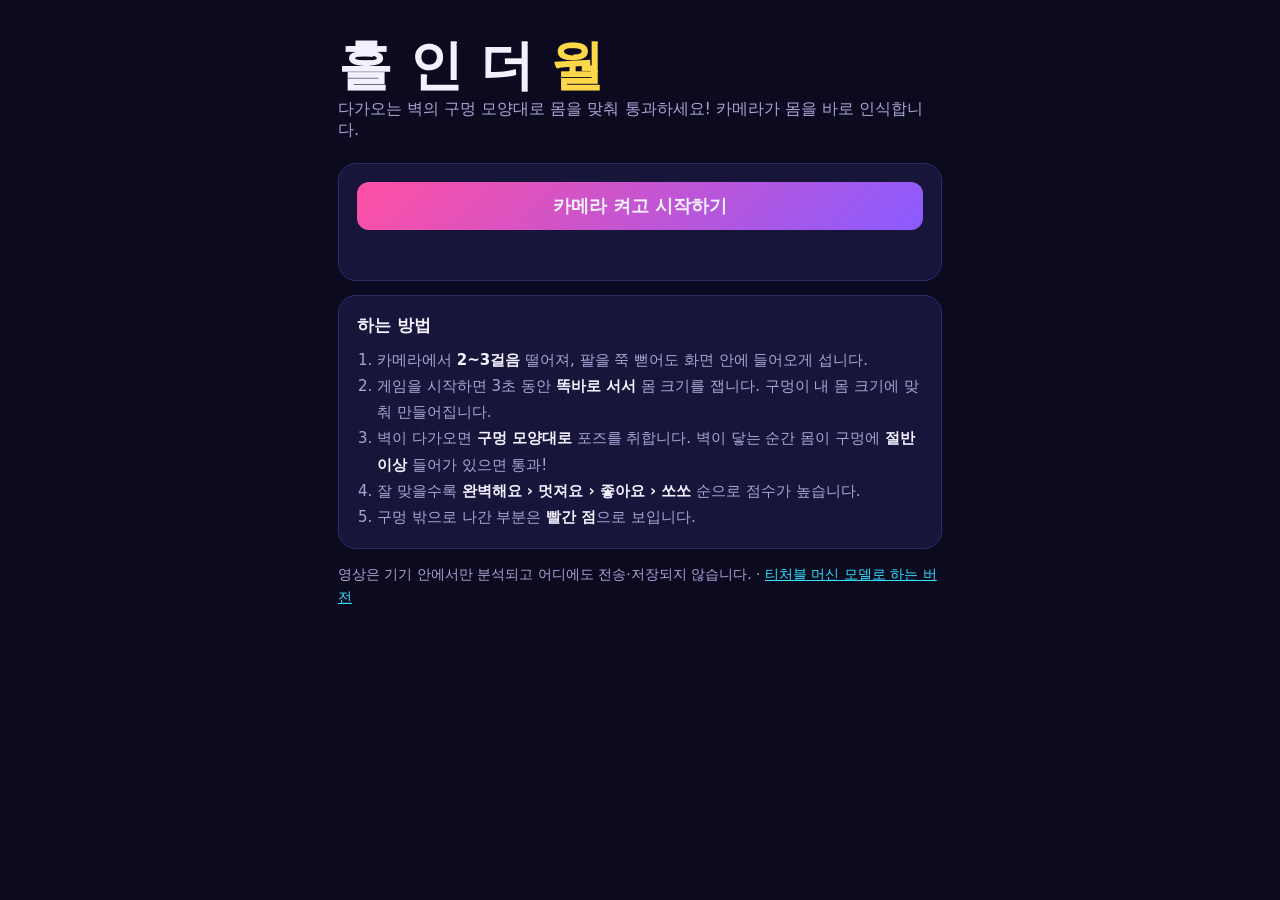
<file: play/wall.html>
﻿<!doctype html>
<html lang="ko">
<head>
<meta charset="utf-8">
<meta name="viewport" content="width=device-width, initial-scale=1, viewport-fit=cover">
<title>홀 인 더 월 · 포즈 게임</title>
<style>
  :root{
    --bg:#0b0a1f; --panel:#17153a; --line:#2f2b6b; --text:#f3f1ff; --dim:#a9a4d6;
    --cyan:#35e0ff; --pink:#ff4fa3; --yellow:#ffd84a; --green:#3ee686; --red:#ff5a5a;
  }
  *{box-sizing:border-box}
  html,body{margin:0;height:100%;background:var(--bg);color:var(--text);
    font-family:"Pretendard","Noto Sans KR","Malgun Gothic",system-ui,sans-serif;-webkit-tap-highlight-color:transparent}
  button{font:inherit;color:inherit;cursor:pointer;border:0;border-radius:12px;padding:12px 16px;background:#2a2766}
  button:hover{filter:brightness(1.15)}
  button:disabled{opacity:.45;cursor:default}
  .primary{background:linear-gradient(135deg,var(--pink),#8a5bff);font-weight:800}
  .ghost{background:transparent;border:1px solid var(--line);padding:8px 12px;font-size:14px}
  .screen{display:none}
  .screen.on{display:block}

  /* 첫 화면 */
  #home{max-width:640px;margin:0 auto;padding:28px 18px 60px}
  h1{font-size:clamp(32px,8vw,54px);margin:10px 0 4px;letter-spacing:-1px;line-height:1.05}
  h1 span{color:var(--yellow)}
  .sub{color:var(--dim);margin:0 0 22px}
  .card{background:var(--panel);border:1px solid var(--line);border-radius:18px;padding:18px;margin-bottom:14px}
  .card h2{font-size:17px;margin:0 0 10px}
  ol{margin:0;padding-left:20px;color:var(--dim);line-height:1.75;font-size:15px}
  ol b{color:var(--text)}
  .msg{min-height:22px;margin-top:10px;font-size:14px;color:var(--yellow);white-space:pre-line}
  a{color:var(--cyan)}

  /* 게임 화면 */
  #main{padding:10px}
  .wrap{display:flex;flex-wrap:wrap;gap:14px;justify-content:center;align-items:flex-start}
  .stageBox{position:relative;width:min(calc(100vw - 20px),calc(100dvh - 20px),760px);aspect-ratio:1;
    border-radius:18px;overflow:hidden;background:#000;border:2px solid var(--line)}
  #stage{width:100%;height:100%;display:block}
  #video{position:absolute;width:2px;height:2px;opacity:0;pointer-events:none}
  .panel{flex:1 1 300px;max-width:430px}
  body.playing .panel{display:none}

  .hud{position:absolute;left:0;right:0;top:0;padding:10px 12px;display:none;
    justify-content:space-between;align-items:flex-start;gap:8px;pointer-events:none;
    background:linear-gradient(#000a,#0000)}
  body.playing .hud{display:flex}
  .hud .box{font-weight:800;font-size:clamp(14px,3.4vmin,22px);text-shadow:0 2px 6px #000}
  .hud small{display:block;font-weight:600;color:var(--dim);font-size:.65em}
  #hudPose{color:var(--yellow);text-align:center;font-size:clamp(16px,4.6vmin,32px)}
  #quit{pointer-events:auto;font-size:12px;padding:6px 10px;background:#0009;display:block;margin:6px 0 0 auto}
  .gauge{position:absolute;left:12px;right:12px;bottom:12px;height:18px;border-radius:9px;background:#000a;
    border:1px solid #fff5;display:none;overflow:hidden}
  body.playing .gauge{display:block}
  #gaugeFill{height:100%;width:0;background:var(--cyan);transition:width .08s linear}
  #gaugeMark{position:absolute;top:-2px;bottom:-2px;width:3px;background:var(--yellow)}

  .result{position:absolute;inset:0;display:none;flex-direction:column;align-items:center;justify-content:center;
    gap:10px;background:#0b0a1fd9;text-align:center;padding:20px}
  .result.on{display:flex}
  .result .big{font-size:clamp(40px,12vmin,84px);font-weight:900;color:var(--yellow);line-height:1}
  .result .row{display:flex;gap:10px;flex-wrap:wrap;justify-content:center;margin-top:10px}

  .opts{display:grid;gap:8px;margin-bottom:14px}
  .opts.c3{grid-template-columns:repeat(3,1fr)}
  .opts.c2{grid-template-columns:repeat(2,1fr)}
  .opts button{padding:12px 4px;border:2px solid transparent;line-height:1.3}
  .opts button b{font-size:20px;display:block}
  .opts button small{color:var(--dim);font-size:12px}
  .opts button.sel{border-color:var(--yellow);background:#3a3590}
  .tools{display:flex;gap:8px;flex-wrap:wrap}
  .hint{color:var(--dim);font-size:14px;line-height:1.6;margin:0 0 10px}
</style>
</head>
<body>

<!-- ───────── 첫 화면 ───────── -->
<section id="home" class="screen on">
  <h1>홀 인 더 <span>월</span></h1>
  <p class="sub">다가오는 벽의 구멍 모양대로 몸을 맞춰 통과하세요! 카메라가 몸을 바로 인식합니다.</p>

  <div class="card">
    <button id="load" class="primary" style="width:100%;font-size:18px">카메라 켜고 시작하기</button>
    <div id="msg" class="msg"></div>
  </div>

  <div class="card">
    <h2>하는 방법</h2>
    <ol>
      <li>카메라에서 <b>2~3걸음</b> 떨어져, 팔을 쭉 뻗어도 화면 안에 들어오게 섭니다.</li>
      <li>게임을 시작하면 3초 동안 <b>똑바로 서서</b> 몸 크기를 잽니다. 구멍이 내 몸 크기에 맞춰 만들어집니다.</li>
      <li>벽이 다가오면 <b>구멍 모양대로</b> 포즈를 취합니다. 벽이 닿는 순간 몸이 구멍에 <b>절반 이상</b> 들어가 있으면 통과!</li>
      <li>잘 맞을수록 <b>완벽해요 › 멋져요 › 좋아요 › 쏘쏘</b> 순으로 점수가 높습니다.</li>
      <li>구멍 밖으로 나간 부분은 <b>빨간 점</b>으로 보입니다.</li>
    </ol>
  </div>
  <p class="hint">영상은 기기 안에서만 분석되고 어디에도 전송·저장되지 않습니다. ·
    <a href="wall-tm.html">티처블 머신 모델로 하는 버전</a></p>
</section>

<!-- ───────── 준비 + 게임 화면 ───────── -->
<section id="main" class="screen">
  <div class="wrap">
    <div class="stageBox">
      <canvas id="stage" width="720" height="720"></canvas>
      <video id="video" playsinline muted></video>

      <div class="hud">
        <div class="box"><small>점수</small><span id="hudScore">0</span></div>
        <div class="box" id="hudPose"></div>
        <div class="box" style="text-align:right"><small id="hudWall">벽 1/8</small><span id="hudLives"></span>
          <button id="quit">그만하기</button></div>
      </div>
      <div class="gauge"><div id="gaugeFill"></div><div id="gaugeMark"></div></div>

      <div id="result" class="result">
        <div id="resTitle" style="font-size:22px;font-weight:800"></div>
        <div id="resScore" class="big">0</div>
        <div id="resInfo" style="color:var(--dim)"></div>
        <div id="rankBox" style="display:contents"></div>
        <div class="row">
          <button id="again" class="primary">다시 하기</button>
          <button id="back">난이도 바꾸기</button>
        </div>
      </div>
    </div>

    <div class="panel">
      <div class="card">
        <h2>난이도</h2>
        <div class="opts c3" id="diffs"></div>
        <h2>몸 범위</h2>
        <div class="opts c2" id="modes"></div>
        <button id="start" class="primary" style="width:100%;font-size:18px">게임 시작</button>
        <div id="msg2" class="msg"></div>
      </div>
      <div class="card">
        <p class="hint">화면에 하늘색 뼈대가 내 몸을 따라오면 준비 완료입니다. 팔을 위·옆으로 뻗어도 화면 안에 들어오는 거리에 서세요.</p>
        <div class="tools">
          <button id="flip" class="ghost">카메라 전환</button>
        </div>
      </div>
    </div>
  </div>
</section>

<script src="rank.js"></script>
<script>
'use strict';
const $ = id => document.getElementById(id);
const S = 384;                       // 포즈 분석용 정사각 이미지 크기
const clamp = (v,a,b) => Math.max(a, Math.min(b, v));
const lerp = (a,b,t) => a + (b-a)*t;
const dist = (p,q) => Math.hypot(p[0]-q[0], p[1]-q[1]);

/* 신체 인식 모델 (구글 MediaPipe Pose, 기기 안에서 실행) */
const MP = 'https://cdn.jsdelivr.net/npm/@mediapipe/tasks-vision@0.10.14';
const MODEL = 'https://storage.googleapis.com/mediapipe-models/pose_landmarker/pose_landmarker_lite/float16/1/pose_landmarker_lite.task';
/* 내부 관절 번호(0 코, 5·6 어깨, 7·8 팔꿈치, 9·10 손목, 11·12 엉덩이, 13·14 무릎, 15·16 발목) ← MediaPipe 번호 */
const MAP = [0,2,5,7,8,11,12,13,14,15,16,23,24,25,26,27,28];

/* 난이도: 벽이 오는 시간(초), 통과 기준(몸이 구멍 안에 들어간 비율), 구멍 여유, 포즈 단계 */
const DIFFS = {
  easy:{label:'하', desc:'천천히 · 넉넉한 구멍', wallTime:7.0, minTime:5.5, grow:0.055, lv:[1,1], walls:8,  lives:5},
  mid: {label:'중', desc:'보통',                 wallTime:5.0, minTime:3.6, grow:0.032, lv:[1,2], walls:10, lives:3},
  hard:{label:'상', desc:'빠르게 · 딱 맞는 구멍', wallTime:3.6, minTime:2.4, grow:0.014, lv:[2,3], walls:12, lives:3},
};
/* 통과 단계 (모든 난이도 공통): 몸이 구멍에 들어간 비율이 min 이상이면 그 단계. 50% 아래는 "쾅!" */
const GRADES = [
  {min:0.97, word:'완벽해요!', pts:100, color:'#ffd84a'},
  {min:0.90, word:'멋져요!',   pts:80,  color:'#3ee686'},
  {min:0.80, word:'좋아요!',   pts:60,  color:'#35e0ff'},
  {min:0.50, word:'쏘쏘',      pts:30,  color:'#d9d4ff'},
];
const gradeOf = p => GRADES.find(r => p >= r.min) || null;
const MODES = { upper:{label:'상체만', desc:'책상 앞 · 노트북'}, full:{label:'전신', desc:'발끝까지 보일 때'} };

/* 포즈 목록. a = [화면 왼쪽 팔 위팔, 아래팔, 오른쪽 팔 위팔, 아래팔] 각도
   (0 = 아래로 내림, 90 = 옆으로 수평, 180 = 위로). legs 도 같은 방식(바깥쪽이 +).
   lean = 몸 기울이기(도), dx = 옆으로 이동(어깨너비 단위), m = 좌우 반대 버전도 만들기, full = 전신 모드 전용 */
const BASE = [
  {n:'만세',        lv:1, a:[165,175,165,175]},
  {n:'T자',         lv:1, a:[90,90,90,90]},
  {n:'V자',         lv:1, a:[135,135,135,135]},
  {n:'한 팔 번쩍',  lv:1, a:[170,175,12,8], m:1},
  {n:'별',          lv:1, a:[135,135,135,135], legs:[25,25,25,25], full:1},
  {n:'선인장',      lv:2, a:[90,180,90,180]},
  {n:'허수아비',    lv:2, a:[90,0,90,0]},
  {n:'신호수',      lv:2, a:[170,175,90,90], m:1},
  {n:'기울인 T자',  lv:2, a:[90,90,90,90], lean:18, m:1},
  {n:'옆으로 만세', lv:2, a:[165,175,165,175], dx:0.9, m:1},
  {n:'다리 벌린 T자', lv:2, a:[90,90,90,90], legs:[30,30,30,30], full:1},
  {n:'스쿼트',      lv:2, a:[90,90,90,90], legs:[55,-10,55,-10], full:1},
  {n:'대각선',      lv:3, a:[135,135,45,45], m:1},
  {n:'이집트',      lv:3, a:[90,180,90,0], m:1},
  {n:'기울인 선인장', lv:3, a:[90,180,90,180], lean:20, m:1},
  {n:'옆으로 대각선', lv:3, a:[135,135,45,45], dx:-0.9, m:1},
  {n:'한 발 들기',  lv:3, a:[90,90,90,90], legs:[3,0,65,-25], full:1, m:1},
  {n:'스쿼트 만세', lv:3, a:[165,175,165,175], legs:[55,-10,55,-10], full:1},
  // 재미있는 자세들 (아래팔 각도가 음수이거나 180 을 넘으면 몸 안쪽으로 꺾인다)
  {n:'알통 자랑',   lv:1, a:[95,200,95,200]},
  {n:'몰라요',      lv:1, a:[35,110,35,110]},
  {n:'허리에 손',   lv:1, a:[50,-35,50,-35]},
  {n:'안녕!',       lv:1, a:[90,180,10,5], m:1},
  {n:'머리 위 하트', lv:2, a:[150,235,150,235]},
  {n:'W자',         lv:2, a:[55,165,55,165]},
  {n:'디스코',      lv:2, a:[150,150,50,-35], m:1},
  {n:'자유의 여신', lv:2, a:[175,178,30,100], m:1},
  {n:'번개',        lv:3, a:[135,45,45,135], m:1},
  {n:'로봇 춤',     lv:3, a:[90,0,90,180], lean:12, m:1},
  {n:'기울인 하트', lv:3, a:[150,235,150,235], lean:18, m:1},
  {n:'스키 선수',   lv:2, a:[30,60,30,60], legs:[40,-5,40,-5], full:1},
  {n:'개구리',      lv:2, a:[90,180,90,180], legs:[60,-15,60,-15], full:1},
  {n:'닌자',        lv:3, a:[135,135,45,45], legs:[3,0,65,-25], full:1, m:1},
  {n:'발레리나',    lv:3, a:[150,235,150,235], legs:[3,0,50,-60], full:1, m:1},
  {n:'옆차기',      lv:3, a:[60,120,60,120], legs:[3,0,80,80], full:1, m:1},
];
const POSES = [];
for(const p of BASE){
  const legs = p.legs || [4,0,4,0];
  POSES.push({...p, legs, lean:p.lean||0, dx:p.dx||0, id:p.n});
  if(p.m) POSES.push({...p, id:p.n+'·반대', a:[p.a[2],p.a[3],p.a[0],p.a[1]],
    legs:[legs[2],legs[3],legs[0],legs[1]], lean:-(p.lean||0), dx:-(p.dx||0)});
}

let landmarker = null, stream = null, facing = 'user', running = false, lastVT = -1;
let latest = {kps:null}, history = [];
let diffKey = 'easy', modeKey = 'upper', game = null, view = 'home';
const video = $('video'), stage = $('stage'), ctx = stage.getContext('2d');
const crop = document.createElement('canvas'); crop.width = crop.height = S;
const cctx = crop.getContext('2d');

/* ───────── 소리 ───────── */
let ac = null;
function beep(freq, dur=0.12, type='sine', vol=0.15){
  try{
    ac = ac || new (window.AudioContext || window.webkitAudioContext)();
    const o = ac.createOscillator(), g = ac.createGain();
    o.type = type; o.frequency.value = freq;
    g.gain.setValueAtTime(vol, ac.currentTime);
    g.gain.exponentialRampToValueAtTime(0.001, ac.currentTime + dur);
    o.connect(g); g.connect(ac.destination); o.start(); o.stop(ac.currentTime + dur);
  }catch(e){}
}
function store(k, v){ try{ localStorage.setItem(k, JSON.stringify(v)); }catch(e){} }
function fetchStore(k){ try{ return JSON.parse(localStorage.getItem(k)); }catch(e){ return null; } }

/* ───────── 인식 모델 · 카메라 ───────── */
async function loadModel(){
  if(landmarker) return;
  const v = await import(MP + '/vision_bundle.mjs');
  const files = await v.FilesetResolver.forVisionTasks(MP + '/wasm');
  const make = delegate => v.PoseLandmarker.createFromOptions(files, {
    baseOptions:{modelAssetPath:MODEL, delegate}, runningMode:'VIDEO', numPoses:1});
  try{ landmarker = await make('GPU'); }catch(e){ landmarker = await make('CPU'); }
}

async function startCamera(){
  if(!navigator.mediaDevices || !navigator.mediaDevices.getUserMedia){
    throw new Error('이 주소에서는 카메라를 쓸 수 없어요. https:// 로 시작하는 주소(또는 내 컴퓨터의 localhost)에서 열어 주세요.');
  }
  if(stream) stream.getTracks().forEach(t => t.stop());
  try{
    stream = await navigator.mediaDevices.getUserMedia({
      video:{facingMode:facing, width:{ideal:640}, height:{ideal:480}}, audio:false});
  }catch(e){
    throw new Error('카메라를 켤 수 없어요. 브라우저의 카메라 권한을 허용했는지 확인해 주세요.');
  }
  video.srcObject = stream;
  await video.play();
}

async function initAll(){
  const msg = $('msg');
  $('load').disabled = true;
  try{
    msg.textContent = '신체 인식 프로그램을 불러오는 중… (처음에는 조금 걸려요)';
    try{ await loadModel(); }
    catch(e){ console.error(e); throw new Error('신체 인식 프로그램을 받지 못했어요. 인터넷 연결을 확인하고 다시 눌러 주세요.'); }
    msg.textContent = '카메라를 켜는 중…';
    await startCamera();
    msg.textContent = '';
    show('main');
    if(!running){ running = true; detectLoop(); }
  }catch(e){ msg.textContent = e.message; }
  $('load').disabled = false;
}

/* 영상 가운데를 정사각형으로 잘라 거울처럼 뒤집어 그린다 */
function drawVideo(c, size){
  const vw = video.videoWidth, vh = video.videoHeight;
  if(!vw) return false;
  const m = Math.min(vw, vh);
  c.save(); c.translate(size, 0); c.scale(-1, 1);
  c.drawImage(video, (vw-m)/2, (vh-m)/2, m, m, 0, 0, size, size);
  c.restore();
  return true;
}

function detectLoop(){
  if(!running) return;
  requestAnimationFrame(detectLoop);
  if(view !== 'main' || video.currentTime === lastVT || !drawVideo(cctx, S)) return;
  lastVT = video.currentTime;
  try{
    const r = landmarker.detectForVideo(crop, performance.now());
    const lm = r.landmarks && r.landmarks[0];
    onPose(lm ? MAP.map(i => [lm[i].x, lm[i].y, lm[i].visibility === undefined ? 1 : lm[i].visibility]) : null);
  }catch(e){ console.error(e); }
}

/* 새 관절 좌표가 들어올 때마다 */
function onPose(k){
  if(k && latest.kps) k = k.map((p,i) => [lerp(latest.kps[i][0],p[0],0.65), lerp(latest.kps[i][1],p[1],0.65), p[2]]);
  latest = {kps:k};
  const g = game, now = performance.now();
  if(!g) return;
  if(g.phase === 'calib' && k && now - g.t0 > 1500) g.samples.push(k);
  if(g.phase === 'wall'){
    const f = k ? fitScore(k, g.wall) : {score:0, bad:[]};
    g.fit = f.score; g.bad = f.bad;
    history.push({t:now, fit:f.score});
    while(history.length && now - history[0].t > 1500) history.shift();
  }
}

/* ───────── 몸 크기 재기 ───────── */
function calibrate(samples, full){
  if(samples.length < 5) return {err:'몸이 보이지 않아요. 카메라 앞에 서 주세요'};
  const K = [];
  for(let i=0;i<17;i++){
    let x=0,y=0,v=0; for(const s of samples){ x+=s[i][0]; y+=s[i][1]; v+=s[i][2]; }
    K.push([x/samples.length, y/samples.length, v/samples.length]);
  }
  const see = (...ids) => ids.every(i => K[i][2] > 0.5 && K[i][1] < 1.02);
  if(!see(5,6)) return {err:'어깨가 보이게 서 주세요'};
  const sw = dist(K[5], K[6]);
  if(sw < 0.04) return {err:'너무 멀어요. 조금 앞으로 와 주세요'};
  const shC = [(K[5][0]+K[6][0])/2, (K[5][1]+K[6][1])/2], hipC = [(K[11][0]+K[12][0])/2, (K[11][1]+K[12][1])/2];
  const m = (val, ok, ratio) => ok ? clamp(val, sw*ratio*0.7, sw*ratio*1.35) : sw*ratio;   // 안 보이면 평균 비율 사용
  const cal = {
    cx:shC[0], shY:shC[1], sw,
    ua:m((dist(K[5],K[7])+dist(K[6],K[8]))/2, see(7,8), 0.83),
    fa:m((dist(K[7],K[9])+dist(K[8],K[10]))/2, see(7,8,9,10), 0.72),
    torso:m(dist(shC,hipC), see(11,12), 1.4),
    hw:m(dist(K[11],K[12]), see(11,12), 0.55),
    head:m(dist(K[0],shC), K[0][2] > 0.5, 0.55),
    th:m((dist(K[11],K[13])+dist(K[12],K[14]))/2, see(11,12,13,14), 1.15),
    sn:m((dist(K[13],K[15])+dist(K[14],K[16]))/2, see(13,14,15,16), 1.1),
    ground:(K[15][1]+K[16][1])/2, full,
  };
  if(full && !(see(15,16) && cal.ground < 1)) return {err:'발끝까지 보이게 뒤로 물러나 주세요'};
  const reach = cal.ua + cal.fa;
  if(cal.shY - reach < 0 || cal.cx - sw/2 - reach < -0.02 || cal.cx + sw/2 + reach > 1.02)
    return {err:'팔 뻗을 공간이 부족해요. 뒤로 물러나 가운데에 서 주세요'};
  return {cal};
}

/* 포즈 설명 + 내 몸 치수 → 화면 위 관절 좌표(구멍 모양) */
function buildPose(p, cal){
  const rad = d => d*Math.PI/180;
  const step = (from, len, deg, side) => [from[0] + side*len*Math.sin(rad(deg)), from[1] + len*Math.cos(rad(deg))];
  const T = cal.torso, k = new Array(17);
  // 엉덩이 가운데를 (0,0)으로 놓고 만든다. y는 아래쪽이 +
  k[5] = [-cal.sw/2, -T]; k[6] = [cal.sw/2, -T];
  k[7] = step(k[5], cal.ua, p.a[0], -1); k[9]  = step(k[7], cal.fa, p.a[1], -1);
  k[8] = step(k[6], cal.ua, p.a[2],  1); k[10] = step(k[8], cal.fa, p.a[3],  1);
  k[0] = [0, -T - cal.head];
  const c = Math.cos(rad(p.lean)), s = Math.sin(rad(p.lean));          // 윗몸 기울이기
  for(const i of [0,5,6,7,8,9,10]) k[i] = [k[i][0]*c - k[i][1]*s, k[i][0]*s + k[i][1]*c];
  k[11] = [-cal.hw/2, 0]; k[12] = [cal.hw/2, 0];
  k[13] = step(k[11], cal.th, p.legs[0], -1); k[15] = step(k[13], cal.sn, p.legs[1], -1);
  k[14] = step(k[12], cal.th, p.legs[2],  1); k[16] = step(k[14], cal.sn, p.legs[3],  1);
  // 화면에 놓기: 전신은 발을 바닥에, 상체는 어깨 높이에 맞춘다
  let ox = cal.cx + p.dx*cal.sw;
  const oy = cal.full ? cal.ground - Math.max(k[15][1], k[16][1]) : cal.shY + T;
  const xs = [0,5,6,7,8,9,10].map(i => k[i][0] + ox);
  const pad = cal.sw*0.3;
  ox += Math.max(0, pad - Math.min(...xs)) - Math.max(0, Math.max(...xs) - (1 - pad));   // 화면 밖으로 나가지 않게
  for(let i=0;i<17;i++) if(k[i]) k[i] = [k[i][0]+ox, k[i][1]+oy, 1];
  for(let i=1;i<5;i++) k[i] = [k[0][0], k[0][1], 0];
  return k;
}

/* ───────── 몸 모양 그리기 ───────── */
const ARMS = [[5,7],[7,9],[6,8],[8,10]], LEGS = [[11,13],[13,15],[12,14],[14,16]];
const LIMBS = ARMS.concat(LEGS);
/* pts: [x,y,점수] (0~1 좌표). 현재 색으로 꽉 찬 사람 모양을 그린다. grow 만큼 두껍게 */
function drawBody(c, pts, size, grow){
  const P = i => [pts[i][0]*size, pts[i][1]*size];
  const line = (a,b) => { c.beginPath(); c.moveTo(a[0],a[1]); c.lineTo(b[0],b[1]); c.stroke(); };
  const ls = P(5), rs = P(6), lh = P(11), rh = P(12);
  const sh = Math.hypot(ls[0]-rs[0], ls[1]-rs[1]);
  const w = clamp(sh*0.5, size*0.06, size*0.17) + grow;
  c.lineCap = 'round'; c.lineJoin = 'round'; c.lineWidth = w;
  const mid = [(ls[0]+rs[0])/2, (ls[1]+rs[1])/2];
  c.beginPath(); c.moveTo(ls[0],ls[1]); c.lineTo(rs[0],rs[1]); c.lineTo(rh[0],rh[1]); c.lineTo(lh[0],lh[1]);
  c.closePath(); c.fill(); c.stroke();
  for(const [a,b] of LIMBS) line(P(a), P(b));
  const head = P(0);
  line(head, mid);
  c.beginPath(); c.arc(head[0], head[1], clamp(sh*0.42, size*0.05, size*0.14) + grow/2, 0, Math.PI*2); c.fill();
}

function drawSkeleton(c, pts, size){
  if(!pts) return;
  const ok = i => pts[i][2] >= 0.4;
  const P = i => [pts[i][0]*size, pts[i][1]*size];
  c.save();
  c.strokeStyle = '#35e0ff'; c.fillStyle = '#fff'; c.lineWidth = size*0.012; c.lineCap = 'round';
  c.shadowColor = '#35e0ff'; c.shadowBlur = size*0.02;
  for(const [a,b] of LIMBS.concat([[5,6],[11,12],[5,11],[6,12]])){
    if(ok(a) && ok(b)){ const p = P(a), q = P(b); c.beginPath(); c.moveTo(p[0],p[1]); c.lineTo(q[0],q[1]); c.stroke(); }
  }
  for(let i=0;i<17;i++){
    if(i>0 && i<5) continue;
    if(ok(i)){ const p = P(i); c.beginPath(); c.arc(p[0],p[1], size*(i===0?0.02:0.011), 0, Math.PI*2); c.fill(); }
  }
  c.restore();
}

/* 벽 한 장을 미리 그려 두고, 구멍 위치(투명한 곳)를 기억해 둔다 */
function buildWall(pts, grow){
  const W = 512, c = document.createElement('canvas'); c.width = c.height = W;
  const x = c.getContext('2d');
  const g = x.createLinearGradient(0,0,W,W);
  g.addColorStop(0,'#ff4fa3'); g.addColorStop(1,'#7a4dff');
  x.fillStyle = g; x.fillRect(0,0,W,W);
  x.strokeStyle = 'rgba(255,255,255,.22)'; x.lineWidth = 2;        // 벽돌 무늬
  const bh = W/12;
  for(let r=0;r<12;r++){
    x.beginPath(); x.moveTo(0,r*bh); x.lineTo(W,r*bh); x.stroke();
    for(let k=0;k<=6;k++){ const bx = k*W/6 + (r%2 ? W/12 : 0); x.beginPath(); x.moveTo(bx,r*bh); x.lineTo(bx,(r+1)*bh); x.stroke(); }
  }
  x.strokeStyle = '#ffd84a'; x.lineWidth = 10; x.strokeRect(5,5,W-10,W-10);
  x.fillStyle = x.strokeStyle = '#fff3b0'; drawBody(x, pts, W, W*(grow + 0.03));   // 구멍 테두리
  x.globalCompositeOperation = 'destination-out';
  x.fillStyle = x.strokeStyle = '#000'; drawBody(x, pts, W, W*grow);               // 구멍 뚫기
  x.globalCompositeOperation = 'source-over';
  // 판정용: 구멍의 관절 위치와, 구멍 가운데선에서 벗어나도 되는 거리(= 구멍 굵기의 절반)
  const sw = dist(pts[5], pts[6]);
  return {canvas:c, tpl:pts, tol:clamp(sw*0.5, 0.06, 0.17)/2 + grow/2, headTol:clamp(sw*0.42, 0.05, 0.14) + grow/2};
}

/* 내 몸의 여러 지점이 구멍 안에 들어간 비율(0~1)과, 밖으로 나간 지점들 */
function fitScore(k, wall){
  // 인식 모델이 좌우를 바꿔 부를 수 있으므로 두 가지로 재서 더 잘 맞는 쪽을 쓴다
  const a = fitOne(k, wall), b = fitOne(SWAP.map(i => k[i]), wall);
  return a.score >= b.score ? a : b;
}
const SWAP = [0,2,1,4,3,6,5,8,7,10,9,12,11,14,13,16,15];
function fitOne(k, wall){
  const T = wall.tpl;
  // 팔다리 위의 같은 지점끼리 비교: 내 팔의 한 점이 구멍 속 '그 팔 자리'에 있어야 한다
  const limb = (i, j, ts) => ts.map(t => [[lerp(k[i][0],k[j][0],t), lerp(k[i][1],k[j][1],t)],
                                          [lerp(T[i][0],T[j][0],t), lerp(T[i][1],T[j][1],t)], wall.tol]);
  const mid = (P, i, j) => [(P[i][0]+P[j][0])/2, (P[i][1]+P[j][1])/2];
  const groups = [
    limb(5,7,[0.34,0.67,1]).concat(limb(7,9,[0.34,0.67,1])),
    limb(6,8,[0.34,0.67,1]).concat(limb(8,10,[0.34,0.67,1])),
    [[k[0],T[0],wall.headTol], [k[0],T[0],wall.headTol], [k[5],T[5],wall.tol], [k[6],T[6],wall.tol]],
  ];
  if(wall.full){
    groups[2].push([mid(k,11,12), mid(T,11,12), wall.tol]);
    groups.push(limb(11,13,[0.5,1]).concat(limb(13,15,[0.5,1])));
    groups.push(limb(12,14,[0.5,1]).concat(limb(14,16,[0.5,1])));
  }
  let inside = 0, total = 0, worst = 1; const bad = [];
  for(const pts of groups){
    let n = 0;
    for(const [p, q, tol] of pts){ if(dist(p, q) <= tol) n++; else bad.push(p); }
    inside += n; total += pts.length; worst = Math.min(worst, n/pts.length);
  }
  // 전체 평균과 가장 많이 벗어난 부위를 반씩 반영: 한쪽 팔만 틀려도 통과하지 못한다
  return {score:0.5*inside/total + 0.5*worst, bad};
}

/* ───────── 준비 화면 UI ───────── */
function show(v){
  view = v;
  $('home').classList.toggle('on', v === 'home');
  $('main').classList.toggle('on', v === 'main');
  if(v === 'main') resize();
}

function buildOpts(boxId, table, current, pick){
  const box = $(boxId); box.textContent = '';
  for(const k in table){
    const b = document.createElement('button');
    const big = document.createElement('b'); big.textContent = table[k].label;
    const sm = document.createElement('small'); sm.textContent = table[k].desc;
    b.append(big, sm);
    b.classList.toggle('sel', k === current());
    b.onclick = () => { pick(k); buildOpts(boxId, table, current, pick); };
    box.append(b);
  }
}

/* ───────── 게임 진행 ───────── */
function startGame(){
  const d = DIFFS[diffKey], full = modeKey === 'full';
  const pool = POSES.filter(p => p.lv >= d.lv[0] && p.lv <= d.lv[1] && (full || !p.full));
  game = {d, full, pool, idx:0, score:0, lives:d.lives, combo:0, passed:0, last:'', tally:{},
          phase:'calib', t0:performance.now(), samples:[], cal:null, wall:null, fx:null, tick:-1, fit:0, bad:[]};
  document.body.classList.add('playing');
  $('result').classList.remove('on');
  $('gaugeMark').style.left = (GRADES[GRADES.length-1].min*100) + '%';
  $('gaugeFill').style.width = '0%';
  $('hudPose').textContent = '똑바로 서 주세요';
  updateHud(); resize(); beep(440, 0.1);
}

function updateHud(){
  $('hudScore').textContent = game.score;
  $('hudWall').textContent = '벽 ' + Math.min(game.idx+1, game.d.walls) + '/' + game.d.walls;
  $('hudLives').textContent = '♥'.repeat(Math.max(0, game.lives)) + '♡'.repeat(game.d.lives - Math.max(0, game.lives));
}

function nextWall(now){
  const g = game;
  let p;
  do { p = g.pool[Math.floor(Math.random()*g.pool.length)]; } while(g.pool.length > 1 && p.id === g.last);
  g.last = p.id;
  const prog = g.d.walls > 1 ? g.idx/(g.d.walls-1) : 0;      // 뒤로 갈수록 조금씩 빨라진다
  const w = buildWall(buildPose(p, g.cal), g.d.grow);
  g.wall = {...w, full:g.full, name:p.n, start:now, dur:lerp(g.d.wallTime, g.d.minTime, prog)*1000};
  g.phase = 'wall'; g.fx = null; g.fit = 0; g.bad = []; history = [];
  $('hudPose').textContent = p.n;
  updateHud();
}

/* 벽이 도착한 순간: 최근 0.4초 동안 몸이 구멍에 들어가 있던 비율의 평균으로 판정 */
function judge(now){
  const g = game;
  const recent = history.filter(h => now - h.t <= 400);
  const p = recent.length ? recent.reduce((s,h) => s + h.fit, 0)/recent.length : g.fit;
  const gr = gradeOf(p), pass = !!gr;                 // 50% 이상이면 통과, 맞은 정도에 따라 말과 점수가 달라진다
  if(pass){
    g.combo++; g.passed++;
    g.score += gr.pts + (g.combo-1)*10;
    g.tally[gr.word] = (g.tally[gr.word] || 0) + 1;
    beep(gr.pts >= 80 ? 660 : 520, 0.1); setTimeout(() => beep(gr.pts >= 80 ? 990 : 700, 0.18), 90);
  }else{
    g.combo = 0; g.lives--;
    beep(110, 0.35, 'sawtooth', 0.2);
  }
  g.fx = {pass, gr, t0:now, combo:g.combo};
  g.phase = 'after'; g.idx++;
  updateHud();
}

function finish(){
  const g = game, key = 'hitw-best:' + diffKey + ':' + modeKey;
  const best = Math.max(fetchStore(key) || 0, g.score); store(key, best);
  $('resTitle').textContent = (g.lives > 0 ? '모든 벽 통과!' : '게임 끝') + ' (난이도 ' + g.d.label + ')';
  $('resScore').textContent = g.score + '점';
  $('resInfo').textContent = '통과한 벽 ' + g.passed + ' / ' + g.d.walls + ' · ' +
    GRADES.map(r => r.word.replace('!', '') + ' ' + (g.tally[r.word] || 0)).join(' · ');
  Rank.mount($('rankBox'), 'wall:' + diffKey, g.score, '난이도 ' + g.d.label + ' 순위');
  $('result').classList.add('on');
  g.phase = 'done';
}

function endGame(){
  game = null; document.body.classList.remove('playing');
  $('result').classList.remove('on'); resize();
}

/* ───────── 화면 그리기 ───────── */
function resize(){
  const w = stage.clientWidth; if(!w) return;
  const px = Math.min(900, Math.round(w * (window.devicePixelRatio || 1)));
  if(stage.width !== px){ stage.width = stage.height = px; }
}
window.addEventListener('resize', resize);

function bigText(txt, color, Z, scale){
  ctx.save();
  ctx.font = '900 ' + Math.round(Z*scale) + 'px sans-serif';
  ctx.textAlign = 'center'; ctx.textBaseline = 'middle';
  ctx.lineWidth = Z*0.02; ctx.strokeStyle = '#0b0a1f'; ctx.fillStyle = color;
  ctx.strokeText(txt, Z/2, Z/2); ctx.fillText(txt, Z/2, Z/2);
  ctx.restore();
}

function render(now){
  requestAnimationFrame(render);
  if(view !== 'main') return;
  const Z = stage.width, g = game;
  ctx.setTransform(1,0,0,1,0,0);
  ctx.globalAlpha = 1;
  if(g && g.fx && !g.fx.pass){                       // 부딪히면 화면 흔들기
    const u = (now - g.fx.t0)/400;
    if(u < 1) ctx.translate((Math.random()-0.5)*Z*0.04*(1-u), (Math.random()-0.5)*Z*0.04*(1-u));
  }
  if(!drawVideo(ctx, Z)){ ctx.fillStyle = '#0b0a1f'; ctx.fillRect(0,0,Z,Z); }
  ctx.fillStyle = 'rgba(11,10,31,.3)'; ctx.fillRect(0,0,Z,Z);

  // 복도 느낌: 멀리서 다가오는 네모 틀
  ctx.strokeStyle = 'rgba(53,224,255,.35)'; ctx.lineWidth = Math.max(1, Z*0.004);
  for(let k=0;k<5;k++){
    const tt = ((now/1800) + k/5) % 1, s = Z/(7 - 6*tt);
    ctx.globalAlpha = 0.25 + 0.6*tt;
    ctx.strokeRect((Z-s)/2, (Z-s)/2, s, s);
  }
  ctx.globalAlpha = 1;

  let wallT = 0;
  if(g){
    if(g.phase === 'calib'){
      const el = (now - g.t0)/1000, n = 3 - Math.floor(el);
      if(el >= 0 && n !== g.tick && n > 0){ g.tick = n; beep(520, 0.08); }
      if(el >= 3){
        const r = calibrate(g.samples, g.full);
        if(r.cal){ g.cal = r.cal; nextWall(now); }
        else{ $('hudPose').textContent = r.err; g.samples = []; g.tick = -1; g.t0 = now + 1800; beep(200, 0.2, 'square', 0.08); }
      }else if(el >= 0 && el < 0.1) $('hudPose').textContent = '똑바로 서 주세요';
    }else if(g.phase === 'wall'){
      if((now - g.wall.start)/g.wall.dur >= 1) judge(now);
    }else if(g.phase === 'after'){
      if(now - g.fx.t0 > 1100){
        if(g.lives <= 0 || g.idx >= g.d.walls) finish(); else nextWall(now);
      }
    }

    // 벽
    if(g.wall && (g.phase === 'wall' || g.phase === 'after')){
      wallT = clamp((now - g.wall.start)/g.wall.dur, 0, 1);
      let s = 1/(7 - 6*wallT), a = Math.min(0.94, 0.55 + 0.6*wallT);
      if(g.phase === 'after' && g.fx.pass){
        const u = clamp((now - g.fx.t0)/600, 0, 1);
        s = 1 + u*0.9; a = 0.94*(1-u);
      }
      ctx.globalAlpha = a;
      ctx.drawImage(g.wall.canvas, (Z - Z*s)/2, (Z - Z*s)/2, Z*s, Z*s);
      ctx.globalAlpha = 1;
    }
    if(g.phase === 'wall'){
      $('gaugeFill').style.width = Math.round(g.fit*100) + '%';
      const live = gradeOf(g.fit);
      $('gaugeFill').style.background = live ? live.color : '#ff5a5a';
    }
  }

  drawSkeleton(ctx, latest.kps, Z);

  if(g){
    if(g.phase === 'wall' && wallT > 0.3){            // 구멍 밖으로 나간 곳 표시
      ctx.fillStyle = '#ff3b3b'; ctx.strokeStyle = '#fff'; ctx.lineWidth = Z*0.004;
      for(const p of g.bad){ ctx.beginPath(); ctx.arc(p[0]*Z, p[1]*Z, Z*0.014, 0, Math.PI*2); ctx.fill(); ctx.stroke(); }
    }
    if(g.phase === 'calib'){
      const el = (now - g.t0)/1000, n = 3 - Math.floor(el);
      if(el >= 0 && n > 0) bigText(String(n), '#ffd84a', Z, 0.32);
    }else if(g.phase === 'after'){
      const u = (now - g.fx.t0)/1100;
      ctx.fillStyle = g.fx.pass ? 'rgba(62,230,134,' + 0.35*(1-u) + ')' : 'rgba(255,60,60,' + 0.45*(1-u) + ')';
      ctx.fillRect(-Z*0.1, -Z*0.1, Z*1.2, Z*1.2);
      bigText(g.fx.pass ? g.fx.gr.word : '쾅!', g.fx.pass ? g.fx.gr.color : '#ff5a5a', Z, 0.17);
    }
  }
}

/* ───────── 버튼 연결 ───────── */
$('load').onclick = initAll;
$('start').onclick = startGame;
$('again').onclick = startGame;
$('back').onclick = endGame;
$('quit').onclick = endGame;
$('flip').onclick = async () => {
  facing = facing === 'user' ? 'environment' : 'user';
  try{ await startCamera(); $('msg2').textContent = ''; }catch(e){ $('msg2').textContent = e.message; }
};
buildOpts('diffs', DIFFS, () => diffKey, k => { diffKey = k; });
buildOpts('modes', MODES, () => modeKey, k => { modeKey = k; });
requestAnimationFrame(render);
</script>
</body>
</html>
</file>
